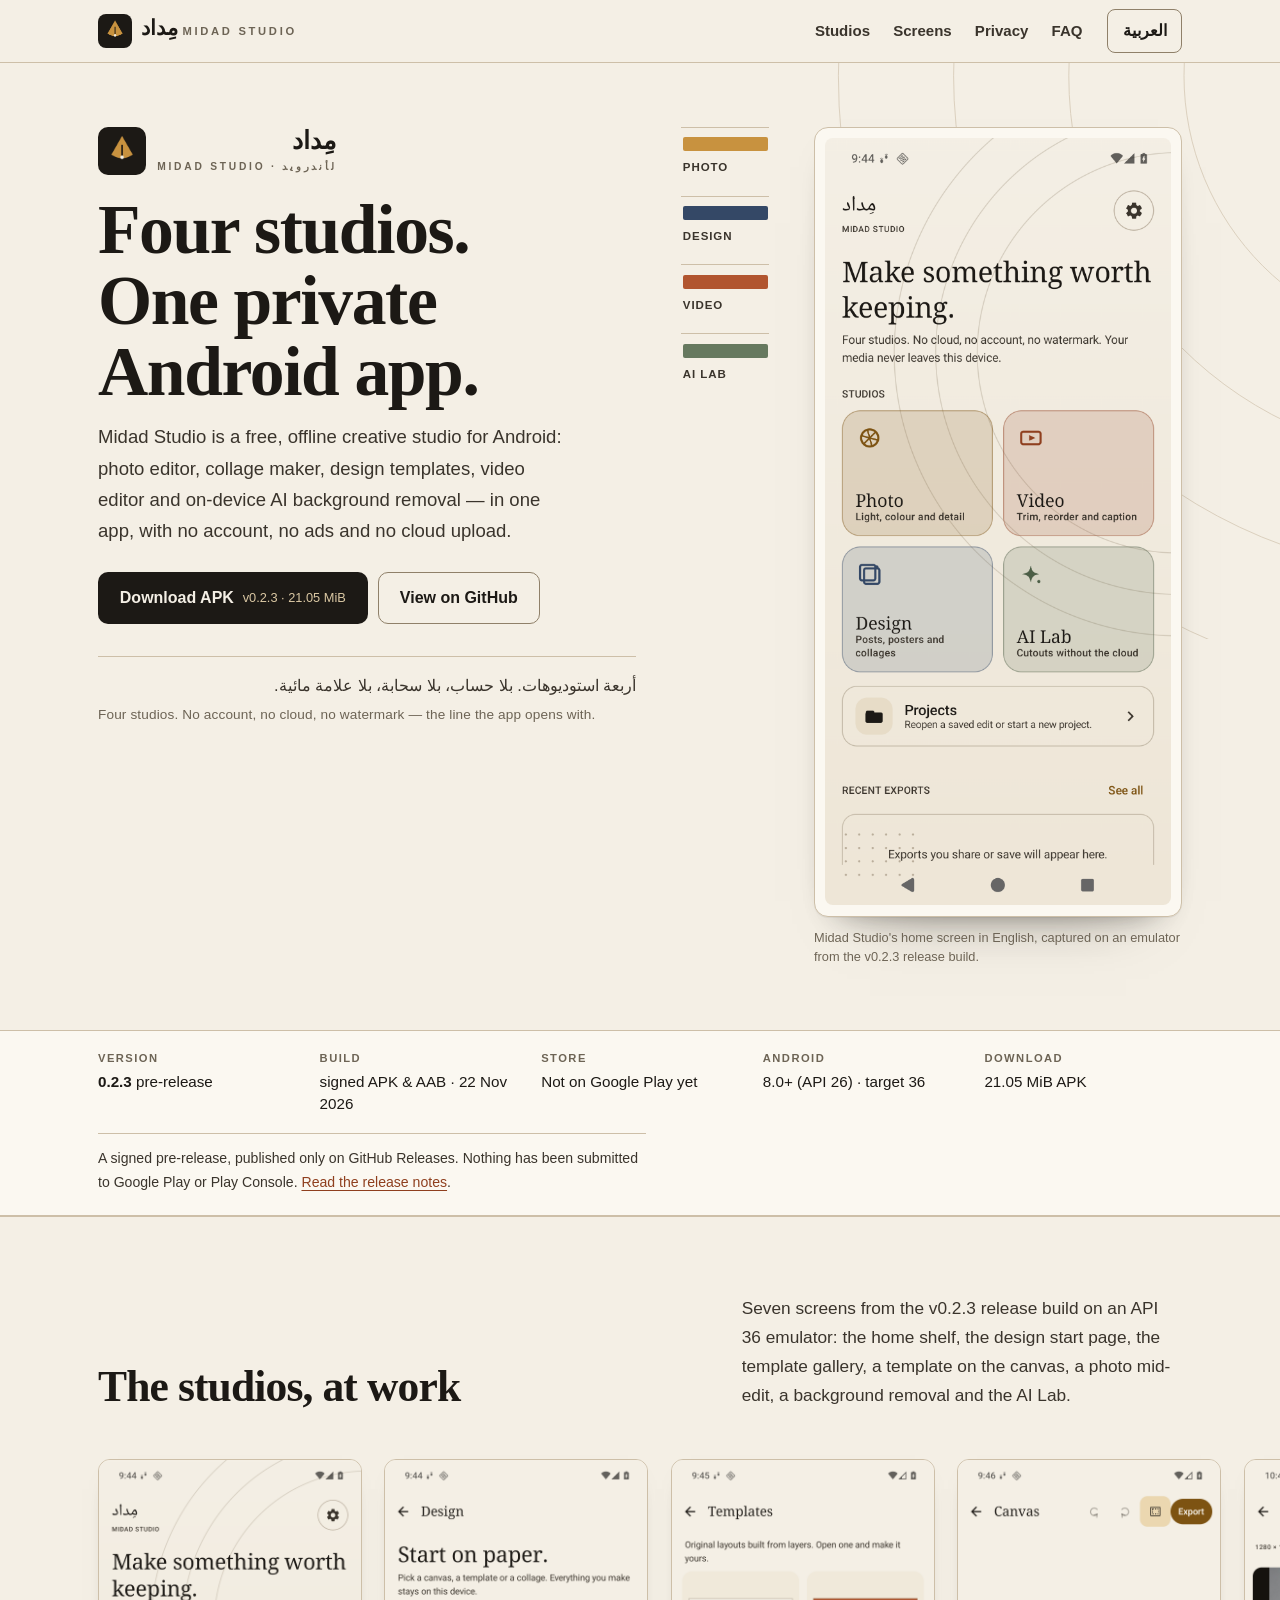
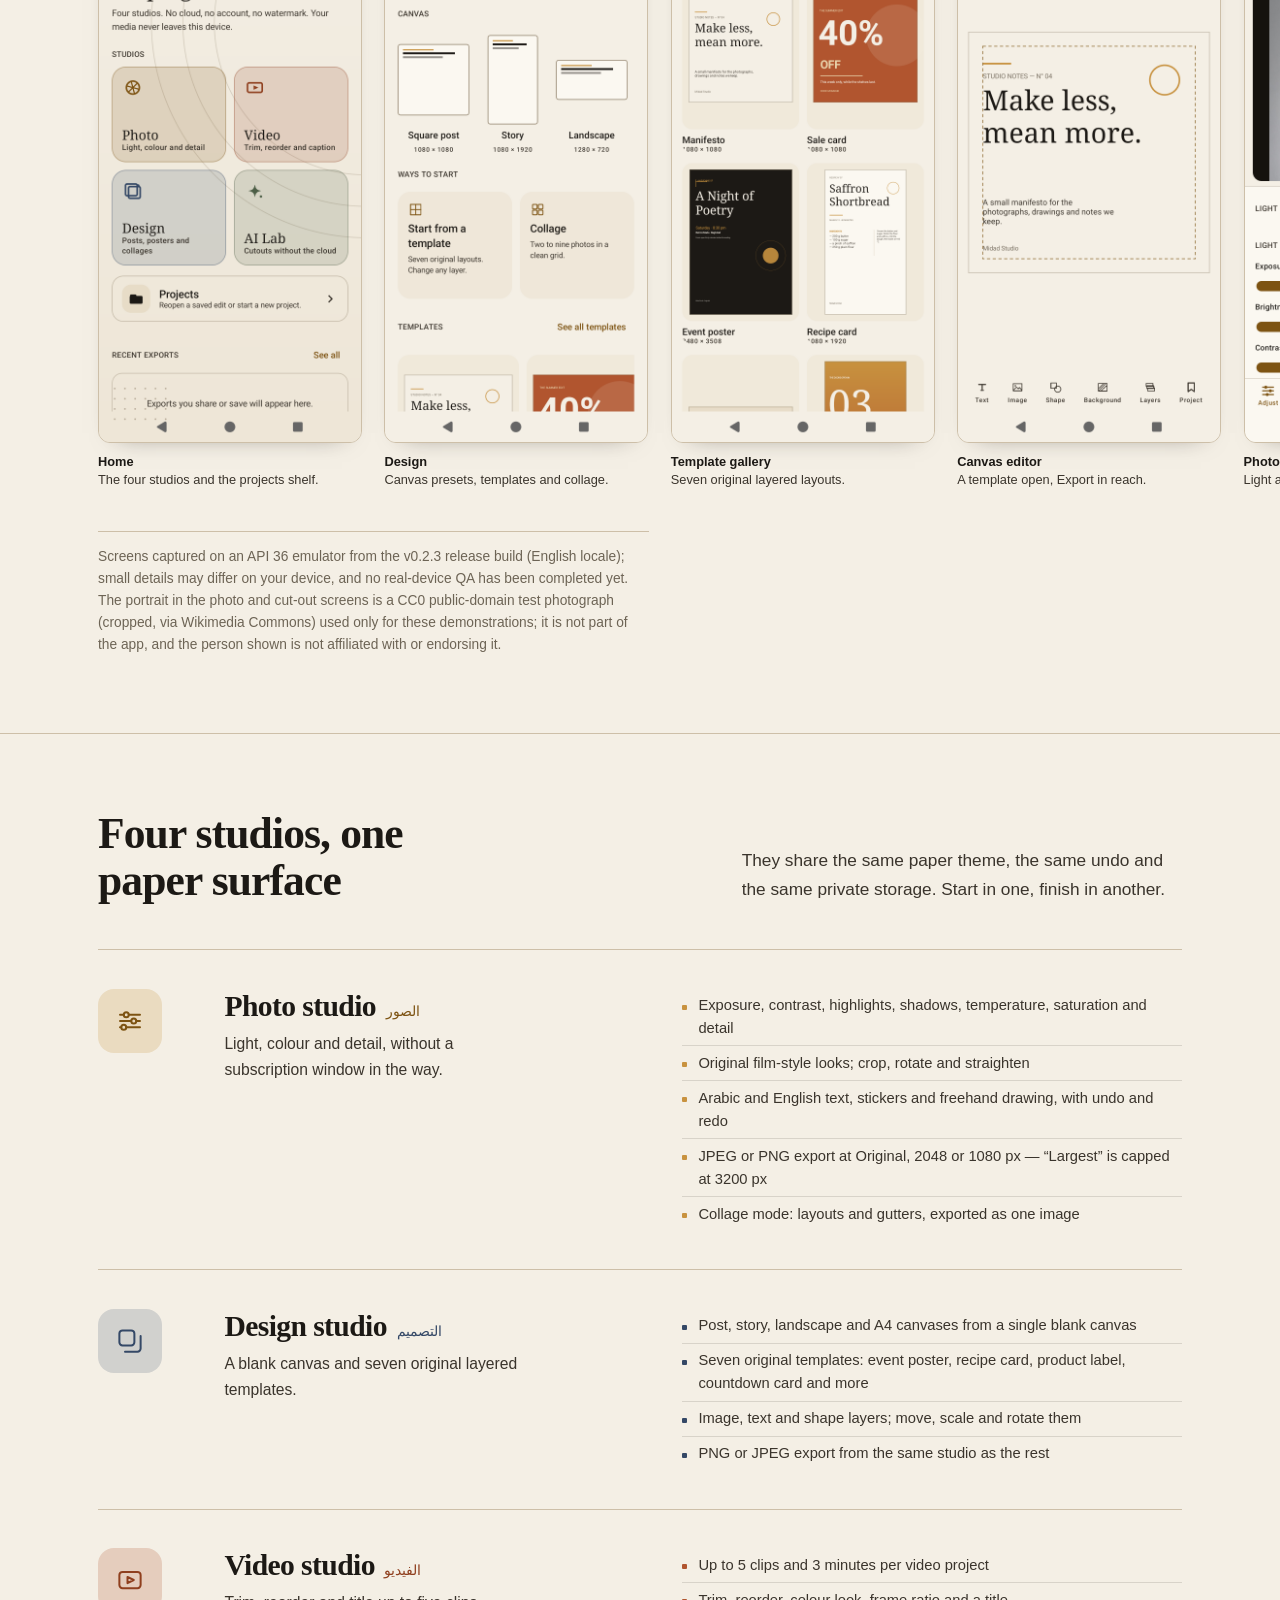
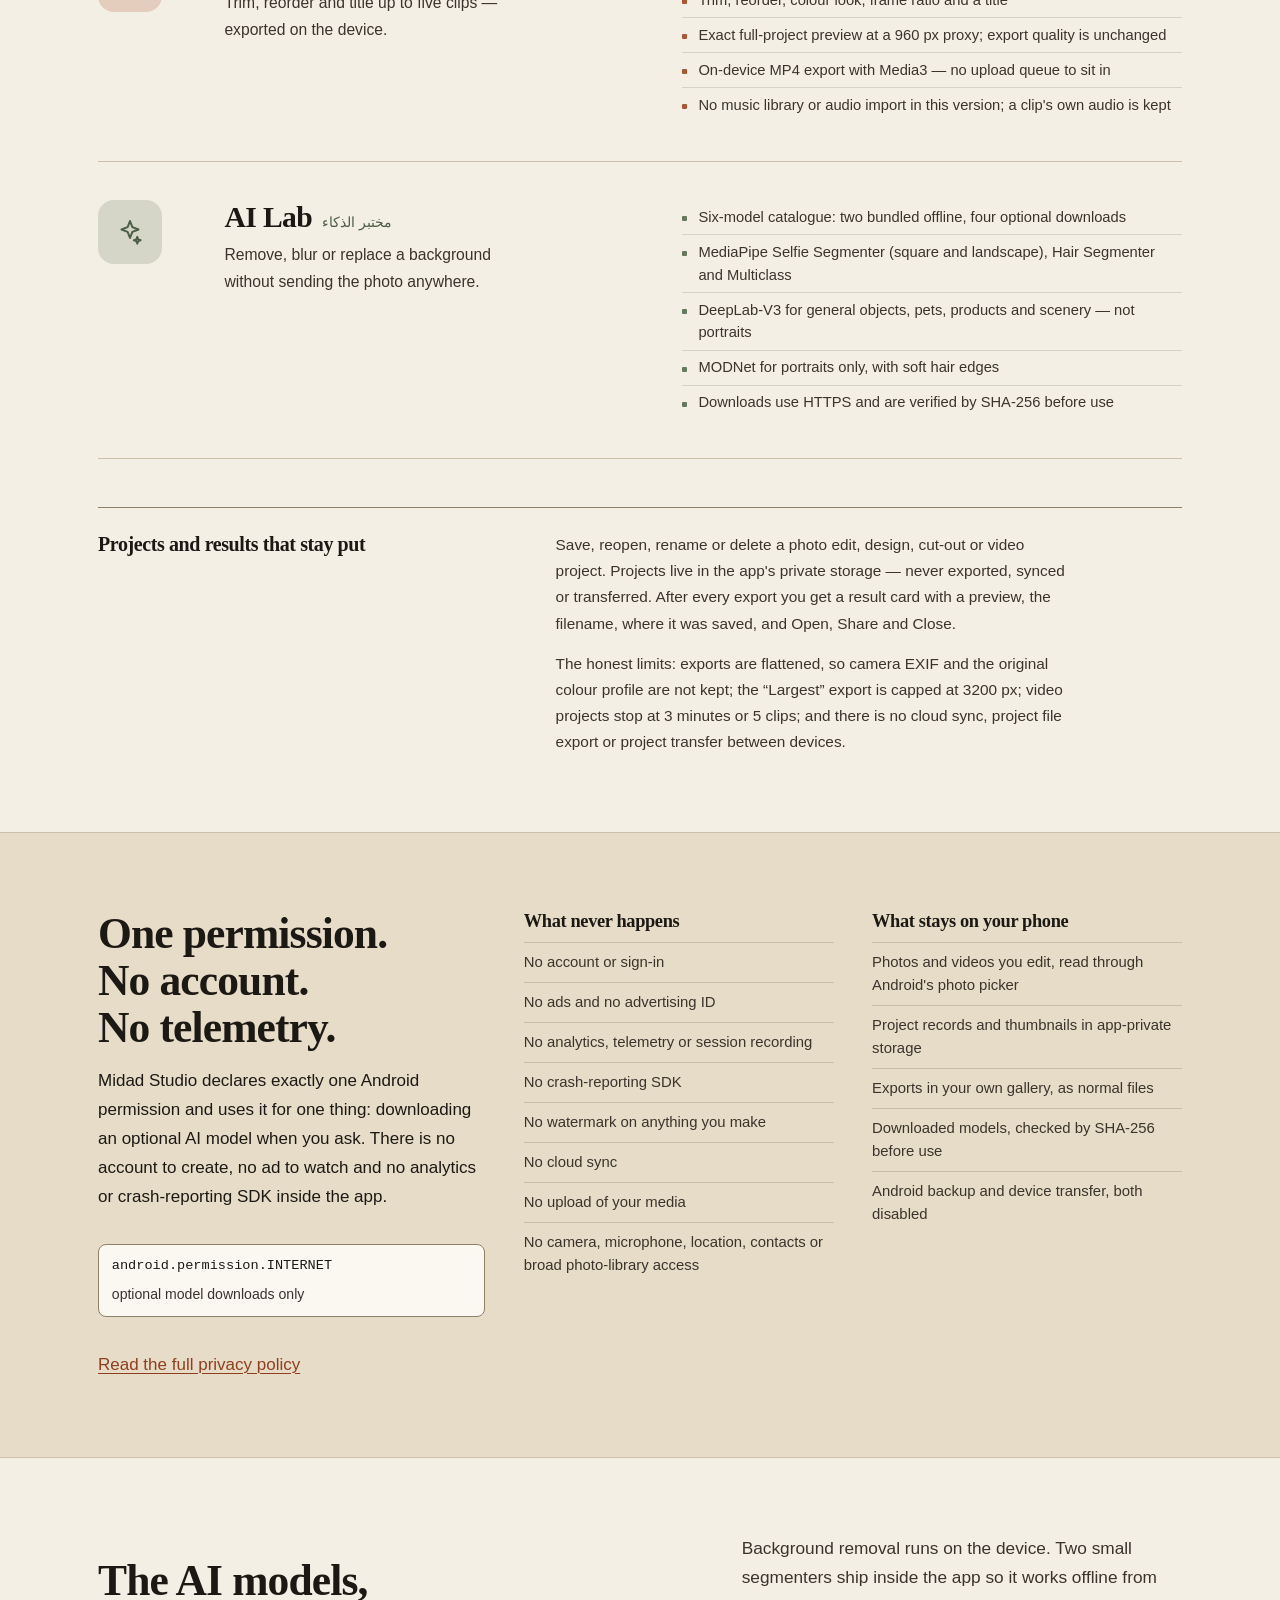
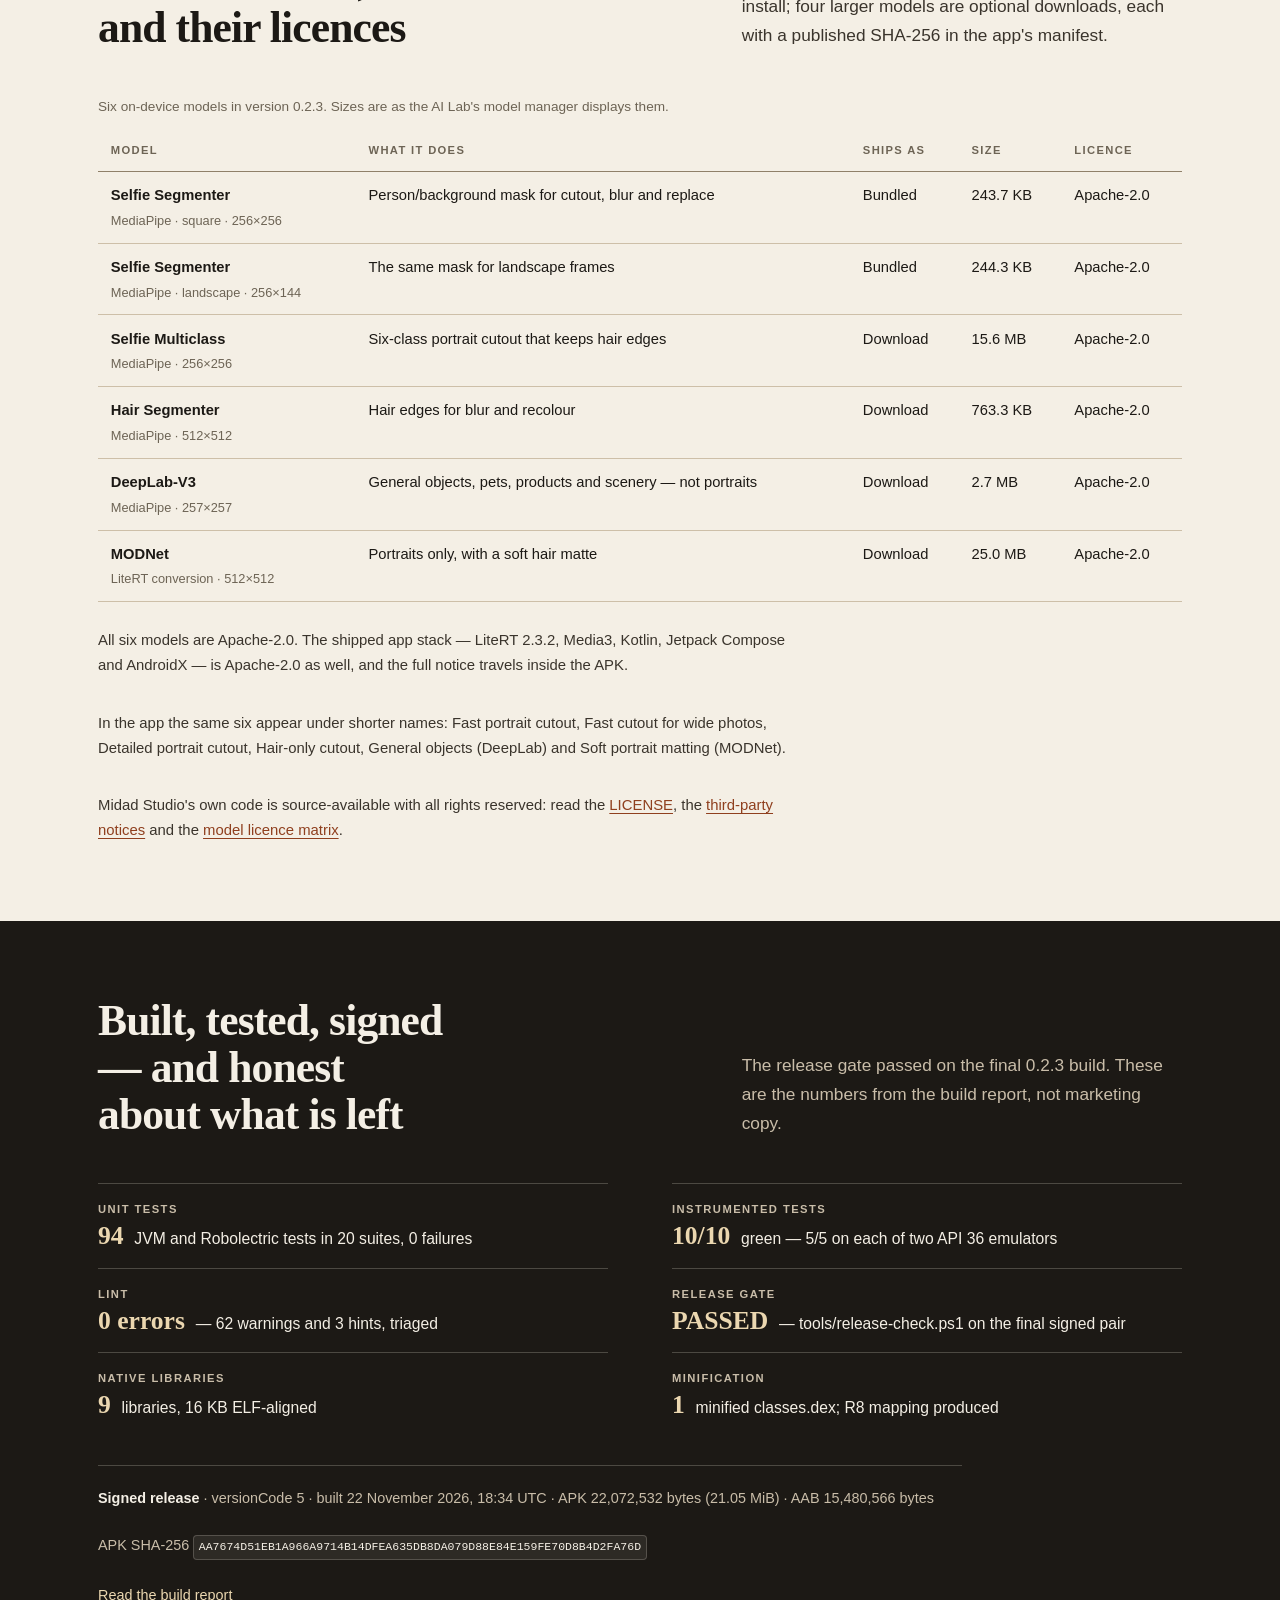
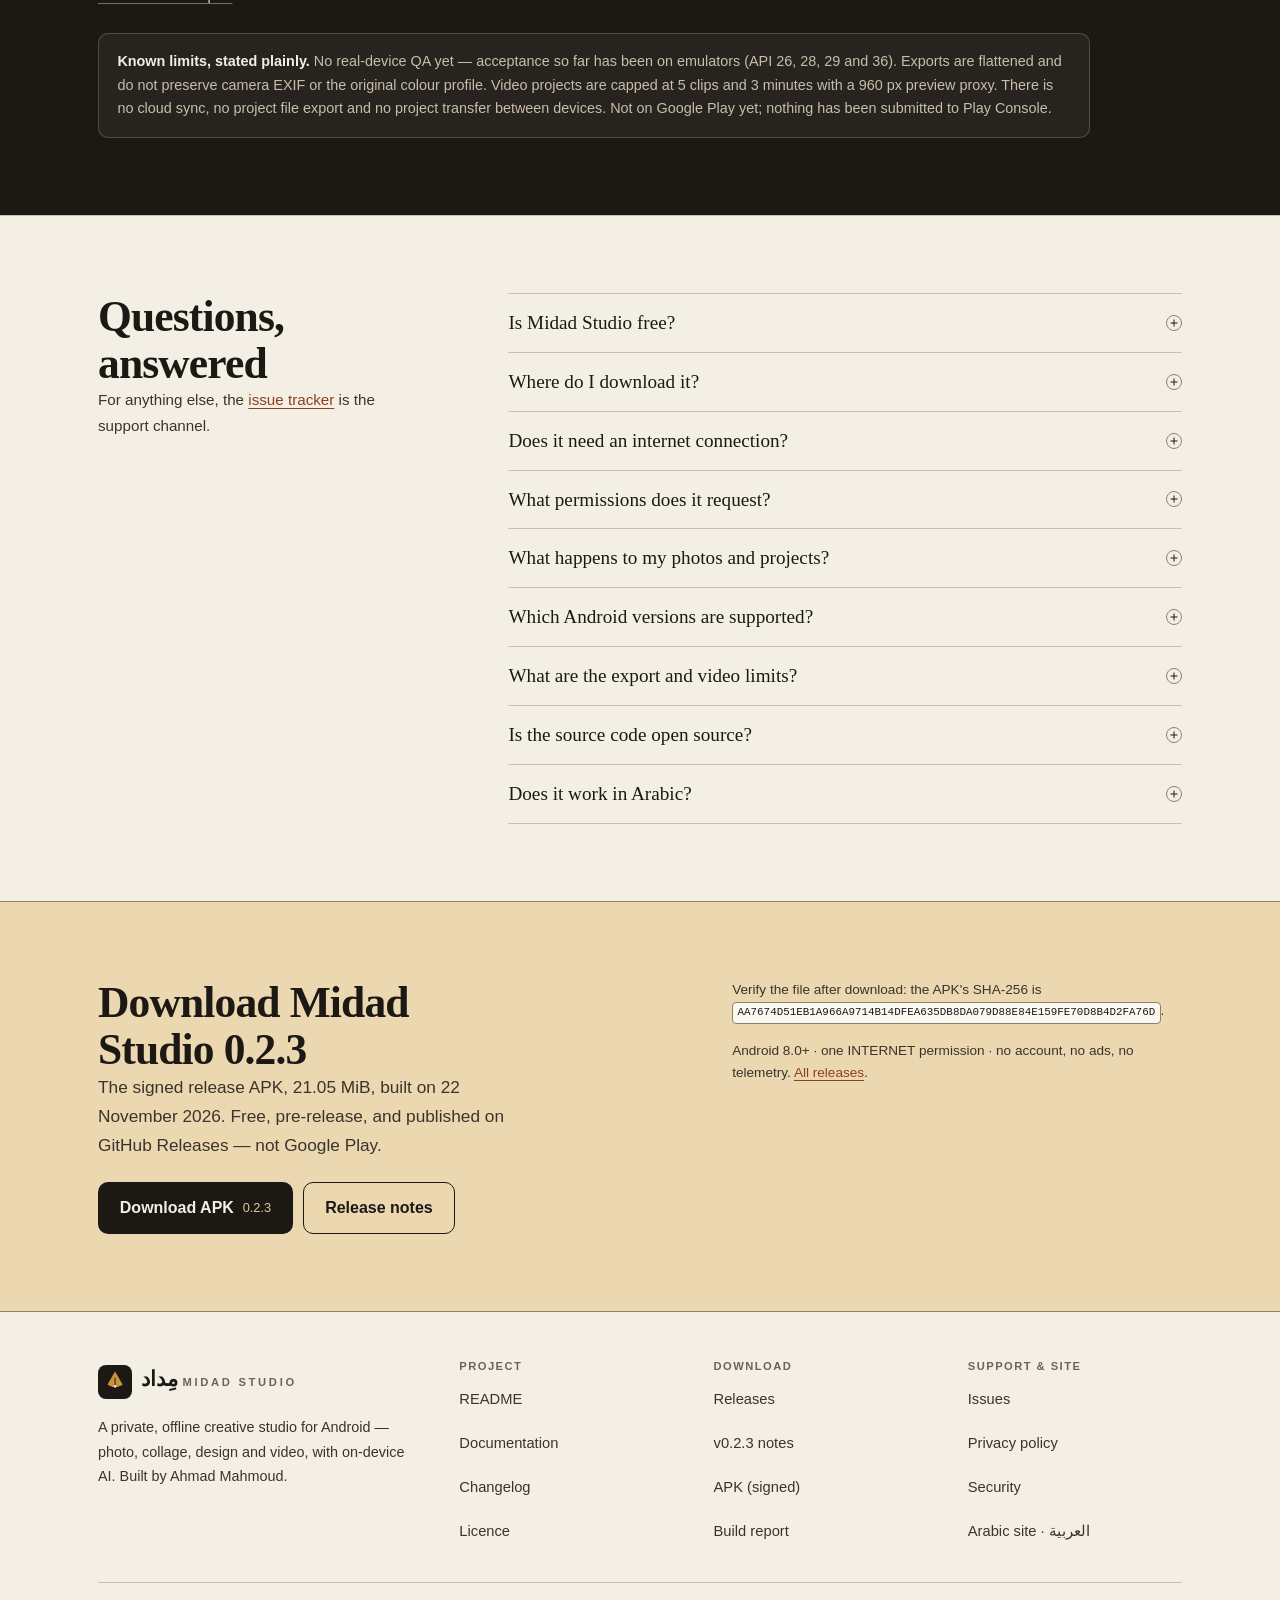
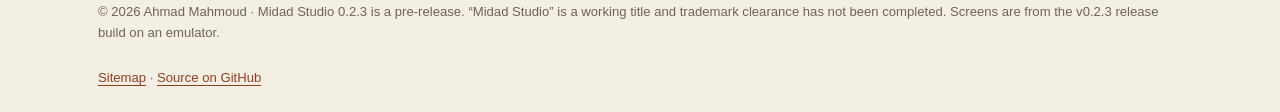
<file: docs/index.html>
<!DOCTYPE html>
<html lang="en" dir="ltr">
<head>
<meta charset="utf-8">
<meta name="viewport" content="width=device-width, initial-scale=1">
<meta name="color-scheme" content="light">
<title>Midad Studio — offline Android photo &amp; video editor</title>
<meta name="description" content="Private, offline Android studio: photo editor, collage maker, design templates, video editor and on-device AI background removal. Free, no ads.">
<meta name="robots" content="index, follow, max-image-preview:large">
<meta name="theme-color" content="#F4EFE5">
<link rel="canonical" href="https://ahmadmhmdsy.github.io/midad-studio/">
<link rel="alternate" hreflang="en" href="https://ahmadmhmdsy.github.io/midad-studio/">
<link rel="alternate" hreflang="ar" href="https://ahmadmhmdsy.github.io/midad-studio/ar/">
<link rel="alternate" hreflang="x-default" href="https://ahmadmhmdsy.github.io/midad-studio/">
<link rel="icon" href="favicon.ico" sizes="any">
<link rel="icon" href="favicon-32.png" type="image/png" sizes="32x32">
<link rel="apple-touch-icon" href="apple-touch-icon.png">
<link rel="manifest" href="manifest.webmanifest">
<link rel="stylesheet" href="assets/site.css">
<meta property="og:type" content="website">
<meta property="og:site_name" content="Midad Studio">
<meta property="og:title" content="Midad Studio — four studios, one private Android app">
<meta property="og:description" content="Photo editor, collage maker, design templates, video editor and on-device AI background removal — one free app that keeps your media on your phone.">
<meta property="og:url" content="https://ahmadmhmdsy.github.io/midad-studio/">
<meta property="og:image" content="https://ahmadmhmdsy.github.io/midad-studio/og-image.png">
<meta property="og:image:width" content="1200">
<meta property="og:image:height" content="630">
<meta property="og:image:alt" content="Midad Studio icon beside the headline: Four studios. One private app. Nothing leaves your phone.">
<meta property="og:locale" content="en_US">
<meta property="og:locale:alternate" content="ar_IQ">
<meta name="twitter:card" content="summary_large_image">
<meta name="twitter:title" content="Midad Studio — four studios, one private Android app">
<meta name="twitter:description" content="An offline Android photo, collage, design and video studio with on-device AI background removal. No account, no ads, no cloud upload.">
<meta name="twitter:image" content="https://ahmadmhmdsy.github.io/midad-studio/og-image.png">
<meta name="twitter:image:alt" content="Midad Studio icon beside the headline: Four studios. One private app. Nothing leaves your phone.">
<script type="application/ld+json">
{
  "@context": "https://schema.org",
  "@graph": [
    {
      "@type": "WebSite",
      "@id": "https://ahmadmhmdsy.github.io/midad-studio/#website",
      "url": "https://ahmadmhmdsy.github.io/midad-studio/",
      "name": "Midad Studio",
      "alternateName": "استوديو مِداد",
      "inLanguage": ["en", "ar"],
      "description": "The website of Midad Studio, a private, offline-first Android creative studio for photos, collage, design and video with on-device AI background removal.",
      "publisher": { "@id": "https://ahmadmhmdsy.github.io/midad-studio/#publisher" }
    },
    {
      "@type": "Organization",
      "@id": "https://ahmadmhmdsy.github.io/midad-studio/#publisher",
      "name": "Midad Studio",
      "url": "https://ahmadmhmdsy.github.io/midad-studio/",
      "founder": { "@type": "Person", "name": "Ahmad Mahmoud" },
      "sameAs": ["https://github.com/ahmadmhmdsy/midad-studio"]
    },
    {
      "@type": "SoftwareApplication",
      "@id": "https://ahmadmhmdsy.github.io/midad-studio/#app",
      "name": "Midad Studio",
      "alternateName": "استوديو مِداد",
      "description": "A private, offline-first Android creative studio: photo editor, collage maker, design studio with seven layered templates, video editor and on-device AI background removal. No account, no ads, no analytics, no cloud upload.",
      "applicationCategory": "MultimediaApplication",
      "applicationSubCategory": "Photo and video editor",
      "operatingSystem": "Android 8.0 or later",
      "softwareVersion": "0.2.3",
      "softwareRequirements": "Android 8.0 (API 26) or later; about 21 MiB of storage for the APK",
      "isAccessibleForFree": true,
      "inLanguage": ["en", "ar"],
      "downloadUrl": "https://github.com/ahmadmhmdsy/midad-studio/releases/latest/download/Midad-Studio-0.2.3-release.apk",
      "installUrl": "https://github.com/ahmadmhmdsy/midad-studio/releases/tag/v0.2.3",
      "offers": {
        "@type": "Offer",
        "price": "0",
        "priceCurrency": "USD",
        "availability": "https://schema.org/InStock"
      },
      "license": "https://github.com/ahmadmhmdsy/midad-studio/blob/main/LICENSE",
      "screenshot": [
        "https://ahmadmhmdsy.github.io/midad-studio/store/screenshots-v023/01-home.png",
        "https://ahmadmhmdsy.github.io/midad-studio/store/screenshots-v023/05-photo-adjust.png",
        "https://ahmadmhmdsy.github.io/midad-studio/store/screenshots-v023/06-ai-cutout.png"
      ],
      "author": { "@type": "Person", "name": "Ahmad Mahmoud", "url": "https://github.com/ahmadmhmdsy" },
      "publisher": { "@id": "https://ahmadmhmdsy.github.io/midad-studio/#publisher" },
      "sameAs": ["https://github.com/ahmadmhmdsy/midad-studio"]
    },
    {
      "@type": "FAQPage",
      "@id": "https://ahmadmhmdsy.github.io/midad-studio/#faq",
      "inLanguage": "en",
      "mainEntity": [
        {
          "@type": "Question",
          "name": "Is Midad Studio free?",
          "acceptedAnswer": { "@type": "Answer", "text": "Yes. Downloading and using Midad Studio 0.2.3 is free. There is no account, no ad and no watermark." }
        },
        {
          "@type": "Question",
          "name": "Where do I download it?",
          "acceptedAnswer": { "@type": "Answer", "text": "From GitHub Releases: the signed APK for v0.2.3. Midad Studio is not on Google Play yet — this is a pre-release sideload build, and nothing has been submitted to Play Console." }
        },
        {
          "@type": "Question",
          "name": "Does it need an internet connection?",
          "acceptedAnswer": { "@type": "Answer", "text": "No, not for editing. Every studio works offline. The only network request is an optional AI-model download that you start yourself; it uses HTTPS and the file is checked against a published SHA-256 before it is used." }
        },
        {
          "@type": "Question",
          "name": "What permissions does it request?",
          "acceptedAnswer": { "@type": "Answer", "text": "One: android.permission.INTERNET, used only for optional AI-model downloads. The app does not ask for camera, microphone, location, contacts or full photo-library access; media is chosen through Android's photo picker." }
        },
        {
          "@type": "Question",
          "name": "What happens to my photos and projects?",
          "acceptedAnswer": { "@type": "Answer", "text": "They stay on your phone. Editing runs on the device, projects are stored in app-private storage, and Android backup and device transfer are disabled. There is no cloud sync and nothing is uploaded to the developer." }
        },
        {
          "@type": "Question",
          "name": "Which Android versions are supported?",
          "acceptedAnswer": { "@type": "Answer", "text": "Android 8.0 (API 26) and newer. The 0.2.3 build targets Android 16 (API 36), is minified with R8 and ships baseline profiles." }
        },
        {
          "@type": "Question",
          "name": "What are the export and video limits?",
          "acceptedAnswer": { "@type": "Answer", "text": "Video projects are capped at 5 clips and 3 minutes, previewed at a 960 px proxy and exported as MP4 on the device. Photo and design exports are JPEG or PNG with the longest side at Original, 2048 or 1080 px — the Largest option is capped at 3200 px. Exports are flattened, so camera EXIF and the original colour profile are not preserved. There is no music library or audio import in this version." }
        },
        {
          "@type": "Question",
          "name": "Is the source code open source?",
          "acceptedAnswer": { "@type": "Answer", "text": "The source is public to read, but the licence is all rights reserved — source available, not an open-source licence. Third-party libraries and AI models keep their own licences, most of them Apache-2.0." }
        },
        {
          "@type": "Question",
          "name": "Does it work in Arabic?",
          "acceptedAnswer": { "@type": "Answer", "text": "Yes. Arabic is the app's primary language, with a full right-to-left interface; English is included too, and this website mirrors that in both directions." }
        }
      ]
    }
  ]
}
</script>
</head>
<body>
<a class="skip" href="#main">Skip to content</a>

<header class="masthead">
  <div class="masthead__inner">
    <a class="brand" href="./" aria-label="Midad Studio — home">
      <img src="store/icon-512.png" alt="" width="512" height="512" decoding="async">
      <span>
        <span class="brand__ar" lang="ar" dir="rtl">مِداد</span>
        <span class="brand__en">Midad Studio</span>
      </span>
    </a>
    <nav class="nav" aria-label="Primary">
      <ul>
        <li><a href="#studios">Studios</a></li>
        <li><a href="#screens">Screens</a></li>
        <li><a href="#privacy">Privacy</a></li>
        <li><a href="#faq">FAQ</a></li>
      </ul>
    </nav>
    <a class="lang" href="ar/" hreflang="ar" lang="ar" dir="rtl">العربية</a>
  </div>
</header>

<main id="main">

  <section class="hero" aria-labelledby="hero-title">
    <svg class="hero__arcs" viewBox="0 0 1600 900" aria-hidden="true" focusable="false">
      <g fill="none" stroke="currentColor" stroke-width="1.5">
        <circle cx="1520" cy="20" r="240"/>
        <circle cx="1520" cy="20" r="420"/>
        <circle cx="1520" cy="20" r="600"/>
        <circle cx="1520" cy="20" r="780"/>
        <circle cx="1520" cy="20" r="960"/>
      </g>
    </svg>
    <div class="wrap hero__inner">
      <div class="hero__copy">
        <div class="nameplate">
          <img src="store/icon-512.png" alt="" width="512" height="512" decoding="async">
          <span>
            <span class="nameplate__ar" lang="ar" dir="rtl">مِداد</span>
            <span class="nameplate__en">Midad Studio · لأندرويد</span>
          </span>
        </div>
        <h1 id="hero-title">Four studios. One private Android app.</h1>
        <p class="hero__lede">Midad Studio is a free, offline creative studio for Android: photo editor, collage maker, design templates, video editor and on-device AI background removal — in one app, with no account, no ads and no cloud upload.</p>
        <div class="hero__actions">
          <a class="btn btn--primary" href="https://github.com/ahmadmhmdsy/midad-studio/releases/latest/download/Midad-Studio-0.2.3-release.apk">
            <span>Download APK</span><span class="btn__meta">v0.2.3 · 21.05 MiB</span>
          </a>
          <a class="btn btn--ghost" href="https://github.com/ahmadmhmdsy/midad-studio">View on GitHub</a>
        </div>
        <div class="brandline">
          <p class="brandline__ar" lang="ar" dir="rtl">أربعة استوديوهات. بلا حساب، بلا سحابة، بلا علامة مائية.</p>
          <p class="brandline__en">Four studios. No account, no cloud, no watermark — the line the app opens with.</p>
        </div>
      </div>

      <nav class="rail" aria-label="Studio index">
        <a class="rail__link" href="#studio-photo" data-studio="photo" aria-label="Photo studio"><span class="rail__swatch" aria-hidden="true"></span>Photo</a>
        <a class="rail__link" href="#studio-design" data-studio="design" aria-label="Design studio"><span class="rail__swatch" aria-hidden="true"></span>Design</a>
        <a class="rail__link" href="#studio-video" data-studio="video" aria-label="Video studio"><span class="rail__swatch" aria-hidden="true"></span>Video</a>
        <a class="rail__link" href="#studio-ai" data-studio="ai" aria-label="AI Lab"><span class="rail__swatch" aria-hidden="true"></span>AI Lab</a>
      </nav>

      <figure class="plate">
        <div class="plate__frame">
          <img src="store/screenshots-v023/01-home.png" alt="The Midad Studio home screen: the wordmark above the line &quot;Make something worth keeping.&quot; and four tinted studio cards — Photo, Video, Design and AI Lab — with Projects and Recent exports below." width="1080" height="2400" fetchpriority="high" decoding="async">
        </div>
        <figcaption>Midad Studio's home screen in English, captured on an emulator from the v0.2.3 release build.</figcaption>
      </figure>
    </div>
  </section>

  <section class="status" aria-label="Release status">
    <div class="wrap status__inner">
      <dl class="status__grid">
        <div class="status__item"><dt>Version</dt><dd><strong>0.2.3</strong> pre-release</dd></div>
        <div class="status__item"><dt>Build</dt><dd>signed APK &amp; AAB · 22 Nov 2026</dd></div>
        <div class="status__item"><dt>Store</dt><dd>Not on Google Play yet</dd></div>
        <div class="status__item"><dt>Android</dt><dd>8.0+ (API 26) · target 36</dd></div>
        <div class="status__item"><dt>Download</dt><dd>21.05 MiB APK</dd></div>
      </dl>
      <p class="status__note">A signed pre-release, published only on GitHub Releases. Nothing has been submitted to Google Play or Play Console. <a href="https://github.com/ahmadmhmdsy/midad-studio/releases/tag/v0.2.3">Read the release notes</a>.</p>
    </div>
  </section>

  <section class="section section--line" id="screens" aria-labelledby="screens-title">
    <div class="wrap section__head">
      <h2 id="screens-title">The studios, at work</h2>
      <p class="section__lede">Seven screens from the v0.2.3 release build on an API 36 emulator: the home shelf, the design start page, the template gallery, a template on the canvas, a photo mid-edit, a background removal and the AI Lab.</p>
    </div>
    <div class="filmstrip" role="region" aria-label="Screenshots of Midad Studio" tabindex="0">
      <figure class="shot">
        <img src="store/screenshots-v023/01-home.png" alt="Home screen: the Midad Studio wordmark, the line Make something worth keeping, and four tinted studio cards — Photo, Video, Design and AI Lab — above a Projects card and Recent exports." width="1080" height="2400" loading="lazy" decoding="async">
        <figcaption><b>Home</b>The four studios and the projects shelf.</figcaption>
      </figure>
      <figure class="shot">
        <img src="store/screenshots-v023/02-design-start.png" alt="Design start screen with the heading Start on paper: Square post, Story and Landscape canvas presets, then Start from a template and Collage options, and a template shelf." width="1080" height="2400" loading="lazy" decoding="async">
        <figcaption><b>Design</b>Canvas presets, templates and collage.</figcaption>
      </figure>
      <figure class="shot">
        <img src="store/screenshots-v023/03-template-gallery.png" alt="Template gallery: seven original layered layouts shown as poster thumbnails, including Manifesto, a 40% off Sale card, an A Night of Poetry event poster and a Saffron Shortbread recipe card." width="1080" height="2400" loading="lazy" decoding="async">
        <figcaption><b>Template gallery</b>Seven original layered layouts.</figcaption>
      </figure>
      <figure class="shot">
        <img src="store/screenshots-v023/04-template-editor.png" alt="Canvas editor: the Manifesto template open with its text layer selected, undo and redo, an Export button and a toolbar for Text, Image, Shape, Background, Layers and Project." width="1080" height="2400" loading="lazy" decoding="async">
        <figcaption><b>Canvas editor</b>A template open, Export in reach.</figcaption>
      </figure>
      <figure class="shot">
        <img src="store/screenshots-v023/05-photo-adjust.png" alt="Photo editor: a portrait in a green polo shirt on a plain grey studio background, with the Light and Colour panel open, showing Exposure, Brightness and Contrast sliders above Adjust, Filters, Crop, Text, Stickers and Draw." width="1080" height="2400" loading="lazy" decoding="async">
        <figcaption><b>Photo studio</b>Light and colour sliders over a photo.</figcaption>
      </figure>
      <figure class="shot">
        <img src="store/screenshots-v023/06-ai-cutout.png" alt="Background removal: a portrait lifted out of its background onto a transparency checkerboard, with cut-out model choices and backdrop swatches for Transparent, Blur, Paper, Ink and White." width="1080" height="2400" loading="lazy" decoding="async">
        <figcaption><b>Background removal</b>A cut-out, checked on the device.</figcaption>
      </figure>
      <figure class="shot">
        <img src="store/screenshots-v023/07-ai-lab.png" alt="AI Lab: the line Cutouts, without the cloud, a Runs on this device badge, the Background removal and Model manager tools, and six models with two installed and their sizes." width="1080" height="2400" loading="lazy" decoding="async">
        <figcaption><b>AI Lab</b>Six models, two installed, all on the device.</figcaption>
      </figure>
    </div>
    <div class="wrap">
      <p class="note">Screens captured on an API 36 emulator from the v0.2.3 release build (English locale); small details may differ on your device, and no real-device QA has been completed yet. The portrait in the photo and cut-out screens is a CC0 public-domain test photograph (cropped, via Wikimedia Commons) used only for these demonstrations; it is not part of the app, and the person shown is not affiliated with or endorsing it.</p>
    </div>
  </section>

  <section class="section section--line" id="studios" aria-labelledby="studios-title">
    <div class="wrap">
      <div class="section__head">
        <h2 id="studios-title">Four studios, one paper surface</h2>
        <p class="section__lede">They share the same paper theme, the same undo and the same private storage. Start in one, finish in another.</p>
      </div>

      <ol class="studios">
        <li class="studio studio--photo" id="studio-photo">
          <div class="studio__mark" aria-hidden="true">
            <svg viewBox="0 0 24 24" fill="none" stroke="currentColor" stroke-width="1.6" stroke-linecap="round" focusable="false">
              <path d="M4 7h3M11 7h9"/><circle cx="9" cy="7" r="2"/>
              <path d="M4 12h9M17 12h3"/><circle cx="15" cy="12" r="2"/>
              <path d="M4 17h1M9 17h11"/><circle cx="7" cy="17" r="2"/>
            </svg>
          </div>
          <div class="studio__head">
            <h3 class="studio__name">Photo studio <span class="studio__ar" lang="ar" dir="rtl">الصور</span></h3>
            <p class="studio__claim">Light, colour and detail, without a subscription window in the way.</p>
          </div>
          <ul class="studio__list">
            <li>Exposure, contrast, highlights, shadows, temperature, saturation and detail</li>
            <li>Original film-style looks; crop, rotate and straighten</li>
            <li>Arabic and English text, stickers and freehand drawing, with undo and redo</li>
            <li>JPEG or PNG export at Original, 2048 or 1080 px — “Largest” is capped at 3200 px</li>
            <li>Collage mode: layouts and gutters, exported as one image</li>
          </ul>
        </li>
        <li class="studio studio--design" id="studio-design">
          <div class="studio__mark" aria-hidden="true">
            <svg viewBox="0 0 24 24" fill="none" stroke="currentColor" stroke-width="1.6" stroke-linecap="round" stroke-linejoin="round" focusable="false">
              <rect x="3.5" y="3.5" width="12" height="12" rx="2.5"/>
              <path d="M8 20.5h10a2.5 2.5 0 0 0 2.5-2.5V8"/>
            </svg>
          </div>
          <div class="studio__head">
            <h3 class="studio__name">Design studio <span class="studio__ar" lang="ar" dir="rtl">التصميم</span></h3>
            <p class="studio__claim">A blank canvas and seven original layered templates.</p>
          </div>
          <ul class="studio__list">
            <li>Post, story, landscape and A4 canvases from a single blank canvas</li>
            <li>Seven original templates: event poster, recipe card, product label, countdown card and more</li>
            <li>Image, text and shape layers; move, scale and rotate them</li>
            <li>PNG or JPEG export from the same studio as the rest</li>
          </ul>
        </li>
        <li class="studio studio--video" id="studio-video">
          <div class="studio__mark" aria-hidden="true">
            <svg viewBox="0 0 24 24" fill="none" stroke="currentColor" stroke-width="1.6" stroke-linecap="round" stroke-linejoin="round" focusable="false">
              <rect x="3.5" y="5.5" width="17" height="13" rx="2.5"/>
              <path d="M10 9.5l5 2.5-5 2.5z"/>
            </svg>
          </div>
          <div class="studio__head">
            <h3 class="studio__name">Video studio <span class="studio__ar" lang="ar" dir="rtl">الفيديو</span></h3>
            <p class="studio__claim">Trim, reorder and title up to five clips — exported on the device.</p>
          </div>
          <ul class="studio__list">
            <li>Up to 5 clips and 3 minutes per video project</li>
            <li>Trim, reorder, colour look, frame ratio and a title</li>
            <li>Exact full-project preview at a 960 px proxy; export quality is unchanged</li>
            <li>On-device MP4 export with Media3 — no upload queue to sit in</li>
            <li>No music library or audio import in this version; a clip's own audio is kept</li>
          </ul>
        </li>
        <li class="studio studio--ai" id="studio-ai">
          <div class="studio__mark" aria-hidden="true">
            <svg viewBox="0 0 24 24" fill="none" stroke="currentColor" stroke-width="1.6" stroke-linecap="round" stroke-linejoin="round" focusable="false">
              <path d="M12 3.2l1.9 4.9 4.9 1.9-4.9 1.9L12 16.8l-1.9-4.9L5.2 10l4.9-1.9z"/>
              <path d="M17.8 15.9l.75 1.95 1.95.75-1.95.75-.75 1.95-.75-1.95-1.95-.75 1.95-.75z"/>
            </svg>
          </div>
          <div class="studio__head">
            <h3 class="studio__name">AI Lab <span class="studio__ar" lang="ar" dir="rtl">مختبر الذكاء</span></h3>
            <p class="studio__claim">Remove, blur or replace a background without sending the photo anywhere.</p>
          </div>
          <ul class="studio__list">
            <li>Six-model catalogue: two bundled offline, four optional downloads</li>
            <li>MediaPipe Selfie Segmenter (square and landscape), Hair Segmenter and Multiclass</li>
            <li>DeepLab-V3 for general objects, pets, products and scenery — not portraits</li>
            <li>MODNet for portraits only, with soft hair edges</li>
            <li>Downloads use HTTPS and are verified by SHA-256 before use</li>
          </ul>
        </li>
      </ol>

      <div class="projects">
        <h3>Projects and results that stay put</h3>
        <p>Save, reopen, rename or delete a photo edit, design, cut-out or video project. Projects live in the app's private storage — never exported, synced or transferred. After every export you get a result card with a preview, the filename, where it was saved, and Open, Share and Close.</p>
        <p class="projects__limits">The honest limits: exports are flattened, so camera EXIF and the original colour profile are not kept; the “Largest” export is capped at 3200 px; video projects stop at 3 minutes or 5 clips; and there is no cloud sync, project file export or project transfer between devices.</p>
      </div>
    </div>
  </section>

  <section class="section section--privacy" id="privacy" aria-labelledby="privacy-title">
    <div class="wrap privacy__grid">
      <div class="privacy__intro">
        <h2 id="privacy-title">One permission. No account. No telemetry.</h2>
        <p>Midad Studio declares exactly one Android permission and uses it for one thing: downloading an optional AI model when you ask. There is no account to create, no ad to watch and no analytics or crash-reporting SDK inside the app.</p>
        <p class="perm"><code>android.permission.INTERNET</code> <span>optional model downloads only</span></p>
        <p><a href="privacy/">Read the full privacy policy</a></p>
      </div>
      <div class="privacy__col">
        <h3>What never happens</h3>
        <ul>
          <li>No account or sign-in</li>
          <li>No ads and no advertising ID</li>
          <li>No analytics, telemetry or session recording</li>
          <li>No crash-reporting SDK</li>
          <li>No watermark on anything you make</li>
          <li>No cloud sync</li>
          <li>No upload of your media</li>
          <li>No camera, microphone, location, contacts or broad photo-library access</li>
        </ul>
      </div>
      <div class="privacy__col">
        <h3>What stays on your phone</h3>
        <ul>
          <li>Photos and videos you edit, read through Android's photo picker</li>
          <li>Project records and thumbnails in app-private storage</li>
          <li>Exports in your own gallery, as normal files</li>
          <li>Downloaded models, checked by SHA-256 before use</li>
          <li>Android backup and device transfer, both disabled</li>
        </ul>
      </div>
    </div>
  </section>

  <section class="section section--line" id="models" aria-labelledby="models-title">
    <div class="wrap">
      <div class="section__head">
        <h2 id="models-title">The AI models, and their licences</h2>
        <p class="section__lede">Background removal runs on the device. Two small segmenters ship inside the app so it works offline from install; four larger models are optional downloads, each with a published SHA-256 in the app's manifest.</p>
      </div>
      <div class="table-scroll" role="region" aria-label="AI model catalogue" tabindex="0">
        <table class="models">
          <caption>Six on-device models in version 0.2.3. Sizes are as the AI Lab's model manager displays them.</caption>
          <thead>
            <tr>
              <th scope="col">Model</th>
              <th scope="col">What it does</th>
              <th scope="col">Ships as</th>
              <th scope="col">Size</th>
              <th scope="col">Licence</th>
            </tr>
          </thead>
          <tbody>
            <tr>
              <th scope="row">Selfie Segmenter <small>MediaPipe · square · 256×256</small></th>
              <td>Person/background mask for cutout, blur and replace</td>
              <td>Bundled</td>
              <td class="num">243.7 KB</td>
              <td class="lic">Apache-2.0</td>
            </tr>
            <tr>
              <th scope="row">Selfie Segmenter <small>MediaPipe · landscape · 256×144</small></th>
              <td>The same mask for landscape frames</td>
              <td>Bundled</td>
              <td class="num">244.3 KB</td>
              <td class="lic">Apache-2.0</td>
            </tr>
            <tr>
              <th scope="row">Selfie Multiclass <small>MediaPipe · 256×256</small></th>
              <td>Six-class portrait cutout that keeps hair edges</td>
              <td>Download</td>
              <td class="num">15.6 MB</td>
              <td class="lic">Apache-2.0</td>
            </tr>
            <tr>
              <th scope="row">Hair Segmenter <small>MediaPipe · 512×512</small></th>
              <td>Hair edges for blur and recolour</td>
              <td>Download</td>
              <td class="num">763.3 KB</td>
              <td class="lic">Apache-2.0</td>
            </tr>
            <tr>
              <th scope="row">DeepLab-V3 <small>MediaPipe · 257×257</small></th>
              <td>General objects, pets, products and scenery — not portraits</td>
              <td>Download</td>
              <td class="num">2.7 MB</td>
              <td class="lic">Apache-2.0</td>
            </tr>
            <tr>
              <th scope="row">MODNet <small>LiteRT conversion · 512×512</small></th>
              <td>Portraits only, with a soft hair matte</td>
              <td>Download</td>
              <td class="num">25.0 MB</td>
              <td class="lic">Apache-2.0</td>
            </tr>
          </tbody>
        </table>
      </div>
      <div class="models__notes">
        <p>All six models are Apache-2.0. The shipped app stack — LiteRT 2.3.2, Media3, Kotlin, Jetpack Compose and AndroidX — is Apache-2.0 as well, and the full notice travels inside the APK.</p>
        <p>In the app the same six appear under shorter names: Fast portrait cutout, Fast cutout for wide photos, Detailed portrait cutout, Hair-only cutout, General objects (DeepLab) and Soft portrait matting (MODNet).</p>
        <p>Midad Studio's own code is source-available with all rights reserved: read the <a href="https://github.com/ahmadmhmdsy/midad-studio/blob/main/LICENSE">LICENSE</a>, the <a href="https://github.com/ahmadmhmdsy/midad-studio/blob/main/THIRD_PARTY_NOTICES.md">third-party notices</a> and the <a href="https://github.com/ahmadmhmdsy/midad-studio/blob/main/docs/product/MODEL_LICENSES.md">model licence matrix</a>.</p>
      </div>
    </div>
  </section>

  <section class="section section--evidence" id="evidence" aria-labelledby="evidence-title">
    <div class="wrap">
      <div class="section__head">
        <h2 id="evidence-title">Built, tested, signed — and honest about what is left</h2>
        <p class="section__lede">The release gate passed on the final 0.2.3 build. These are the numbers from the build report, not marketing copy.</p>
      </div>
      <dl class="evidence">
        <div class="evidence__item"><dt>Unit tests</dt><dd><strong>94</strong> JVM and Robolectric tests in 20 suites, 0 failures</dd></div>
        <div class="evidence__item"><dt>Instrumented tests</dt><dd><strong>10/10</strong> green — 5/5 on each of two API 36 emulators</dd></div>
        <div class="evidence__item"><dt>Lint</dt><dd><strong>0 errors</strong> — 62 warnings and 3 hints, triaged</dd></div>
        <div class="evidence__item"><dt>Release gate</dt><dd><strong>PASSED</strong> — tools/release-check.ps1 on the final signed pair</dd></div>
        <div class="evidence__item"><dt>Native libraries</dt><dd><strong>9</strong> libraries, 16 KB ELF-aligned</dd></div>
        <div class="evidence__item"><dt>Minification</dt><dd><strong>1</strong> minified classes.dex; R8 mapping produced</dd></div>
      </dl>
      <div class="release">
        <p><b>Signed release</b> · versionCode 5 · built 22 November 2026, 18:34 UTC · APK 22,072,532 bytes (21.05 MiB) · AAB 15,480,566 bytes</p>
        <p>APK SHA-256 <code>AA7674D51EB1A966A9714B14DFEA635DB8DA079D88E84E159FE70D8B4D2FA76D</code></p>
        <p><a href="https://github.com/ahmadmhmdsy/midad-studio/blob/main/docs/qa/BUILD_REPORT.md">Read the build report</a></p>
      </div>
      <p class="limits"><b>Known limits, stated plainly.</b> No real-device QA yet — acceptance so far has been on emulators (API 26, 28, 29 and 36). Exports are flattened and do not preserve camera EXIF or the original colour profile. Video projects are capped at 5 clips and 3 minutes with a 960 px preview proxy. There is no cloud sync, no project file export and no project transfer between devices. Not on Google Play yet; nothing has been submitted to Play Console.</p>
    </div>
  </section>

  <section class="section section--line" id="faq" aria-labelledby="faq-title">
    <div class="wrap faq">
      <div class="faq__intro">
        <h2 id="faq-title">Questions, answered</h2>
        <p>For anything else, the <a href="https://github.com/ahmadmhmdsy/midad-studio/issues">issue tracker</a> is the support channel.</p>
      </div>
      <div class="faq__list">
        <details>
          <summary>Is Midad Studio free?<span class="faq__mark" aria-hidden="true"></span></summary>
          <p class="faq__answer">Yes. Downloading and using Midad Studio 0.2.3 is free. There is no account, no ad and no watermark.</p>
        </details>
        <details>
          <summary>Where do I download it?<span class="faq__mark" aria-hidden="true"></span></summary>
          <p class="faq__answer">From GitHub Releases: the signed APK for v0.2.3. Midad Studio is not on Google Play yet — this is a pre-release sideload build, and nothing has been submitted to Play Console.</p>
        </details>
        <details>
          <summary>Does it need an internet connection?<span class="faq__mark" aria-hidden="true"></span></summary>
          <p class="faq__answer">No, not for editing. Every studio works offline. The only network request is an optional AI-model download that you start yourself; it uses HTTPS and the file is checked against a published SHA-256 before it is used.</p>
        </details>
        <details>
          <summary>What permissions does it request?<span class="faq__mark" aria-hidden="true"></span></summary>
          <p class="faq__answer">One: android.permission.INTERNET, used only for optional AI-model downloads. The app does not ask for camera, microphone, location, contacts or full photo-library access; media is chosen through Android's photo picker.</p>
        </details>
        <details>
          <summary>What happens to my photos and projects?<span class="faq__mark" aria-hidden="true"></span></summary>
          <p class="faq__answer">They stay on your phone. Editing runs on the device, projects are stored in app-private storage, and Android backup and device transfer are disabled. There is no cloud sync and nothing is uploaded to the developer.</p>
        </details>
        <details>
          <summary>Which Android versions are supported?<span class="faq__mark" aria-hidden="true"></span></summary>
          <p class="faq__answer">Android 8.0 (API 26) and newer. The 0.2.3 build targets Android 16 (API 36), is minified with R8 and ships baseline profiles.</p>
        </details>
        <details>
          <summary>What are the export and video limits?<span class="faq__mark" aria-hidden="true"></span></summary>
          <p class="faq__answer">Video projects are capped at 5 clips and 3 minutes, previewed at a 960 px proxy and exported as MP4 on the device. Photo and design exports are JPEG or PNG with the longest side at Original, 2048 or 1080 px — the <q>Largest</q> option is capped at 3200 px. Exports are flattened, so camera EXIF and the original colour profile are not preserved. There is no music library or audio import in this version.</p>
        </details>
        <details>
          <summary>Is the source code open source?<span class="faq__mark" aria-hidden="true"></span></summary>
          <p class="faq__answer">The source is public to read, but the licence is all rights reserved — source available, not an open-source licence. Third-party libraries and AI models keep their own licences, most of them Apache-2.0.</p>
        </details>
        <details>
          <summary>Does it work in Arabic?<span class="faq__mark" aria-hidden="true"></span></summary>
          <p class="faq__answer">Yes. Arabic is the app's primary language, with a full right-to-left interface; English is included too, and this website mirrors that in both directions.</p>
        </details>
      </div>
    </div>
  </section>

  <section class="section section--download" id="download" aria-labelledby="download-title">
    <div class="wrap download__grid">
      <div>
        <h2 id="download-title">Download Midad Studio 0.2.3</h2>
        <p class="section__lede">The signed release APK, 21.05 MiB, built on 22 November 2026. Free, pre-release, and published on GitHub Releases — not Google Play.</p>
        <div class="hero__actions download__actions">
          <a class="btn btn--primary" href="https://github.com/ahmadmhmdsy/midad-studio/releases/latest/download/Midad-Studio-0.2.3-release.apk">
            <span>Download APK</span><span class="btn__meta">0.2.3</span>
          </a>
          <a class="btn btn--ghost" href="https://github.com/ahmadmhmdsy/midad-studio/releases/tag/v0.2.3">Release notes</a>
        </div>
      </div>
      <div class="download__meta">
        <p>Verify the file after download: the APK's SHA-256 is <code>AA7674D51EB1A966A9714B14DFEA635DB8DA079D88E84E159FE70D8B4D2FA76D</code>.</p>
        <p>Android 8.0+ · one INTERNET permission · no account, no ads, no telemetry. <a href="https://github.com/ahmadmhmdsy/midad-studio/releases">All releases</a>.</p>
      </div>
    </div>
  </section>

</main>

<footer class="footer">
  <div class="wrap footer__inner">
    <div class="footer__grid">
      <div class="footer__brand">
        <a class="brand" href="./" aria-label="Midad Studio — home">
          <img src="store/icon-512.png" alt="" width="512" height="512" decoding="async" loading="lazy">
          <span>
            <span class="brand__ar" lang="ar" dir="rtl">مِداد</span>
            <span class="brand__en">Midad Studio</span>
          </span>
        </a>
        <p>A private, offline creative studio for Android — photo, collage, design and video, with on-device AI. Built by Ahmad Mahmoud.</p>
      </div>
      <div>
        <h2 class="footer__heading">Project</h2>
        <ul>
          <li><a href="https://github.com/ahmadmhmdsy/midad-studio/blob/main/README.md">README</a></li>
          <li><a href="https://github.com/ahmadmhmdsy/midad-studio/blob/main/docs/README.md">Documentation</a></li>
          <li><a href="https://github.com/ahmadmhmdsy/midad-studio/blob/main/CHANGELOG.md">Changelog</a></li>
          <li><a href="https://github.com/ahmadmhmdsy/midad-studio/blob/main/LICENSE">Licence</a></li>
        </ul>
      </div>
      <div>
        <h2 class="footer__heading">Download</h2>
        <ul>
          <li><a href="https://github.com/ahmadmhmdsy/midad-studio/releases">Releases</a></li>
          <li><a href="https://github.com/ahmadmhmdsy/midad-studio/releases/tag/v0.2.3">v0.2.3 notes</a></li>
          <li><a href="https://github.com/ahmadmhmdsy/midad-studio/releases/latest/download/Midad-Studio-0.2.3-release.apk">APK (signed)</a></li>
          <li><a href="https://github.com/ahmadmhmdsy/midad-studio/blob/main/docs/qa/BUILD_REPORT.md">Build report</a></li>
        </ul>
      </div>
      <div>
        <h2 class="footer__heading">Support &amp; site</h2>
        <ul>
          <li><a href="https://github.com/ahmadmhmdsy/midad-studio/issues">Issues</a></li>
          <li><a href="privacy/">Privacy policy</a></li>
          <li><a href="https://github.com/ahmadmhmdsy/midad-studio/blob/main/SECURITY.md">Security</a></li>
          <li><a href="ar/" hreflang="ar" lang="ar" dir="rtl">العربية · Arabic site</a></li>
        </ul>
      </div>
    </div>
    <div class="footer__bottom">
      <p>© 2026 Ahmad Mahmoud · Midad Studio 0.2.3 is a pre-release. “Midad Studio” is a working title and trademark clearance has not been completed. Screens are from the v0.2.3 release build on an emulator.</p>
      <p><a href="sitemap.xml">Sitemap</a> · <a href="https://github.com/ahmadmhmdsy/midad-studio">Source on GitHub</a></p>
    </div>
  </div>
</footer>

</body>
</html>
</file>
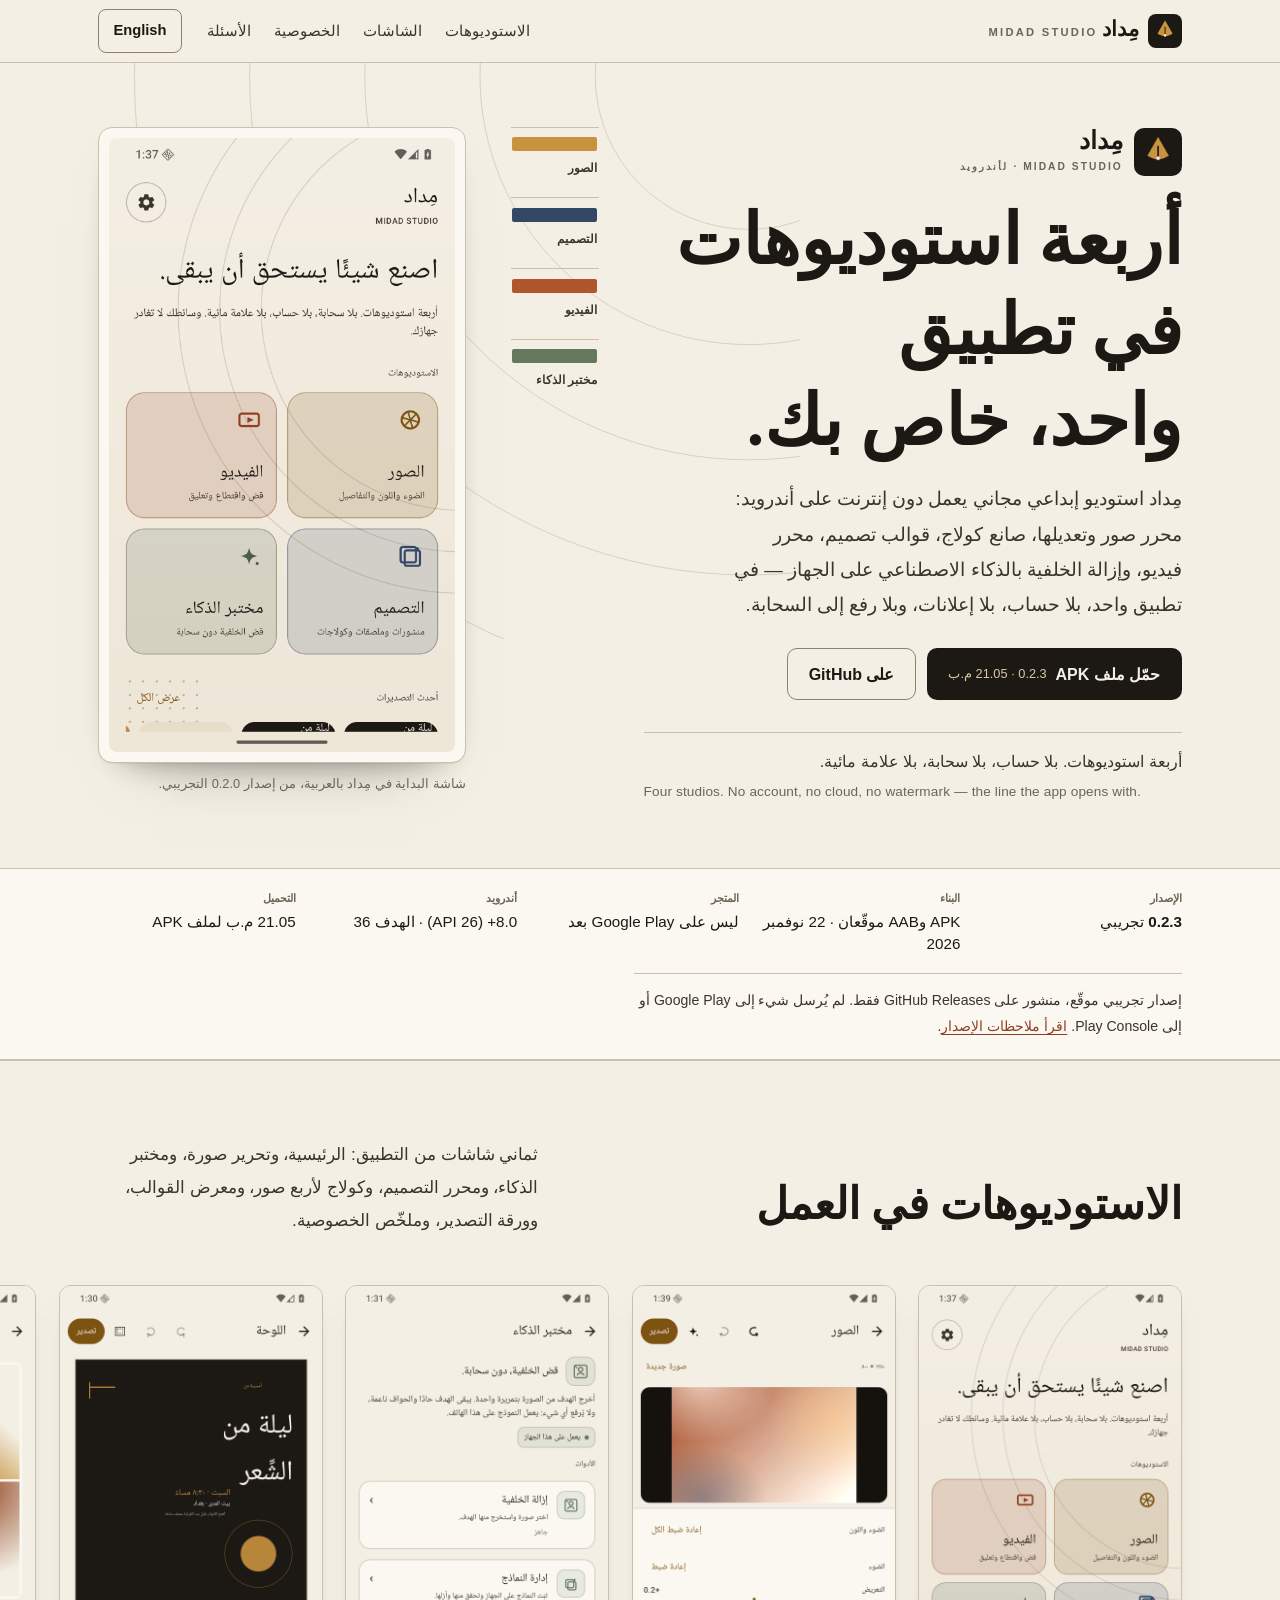
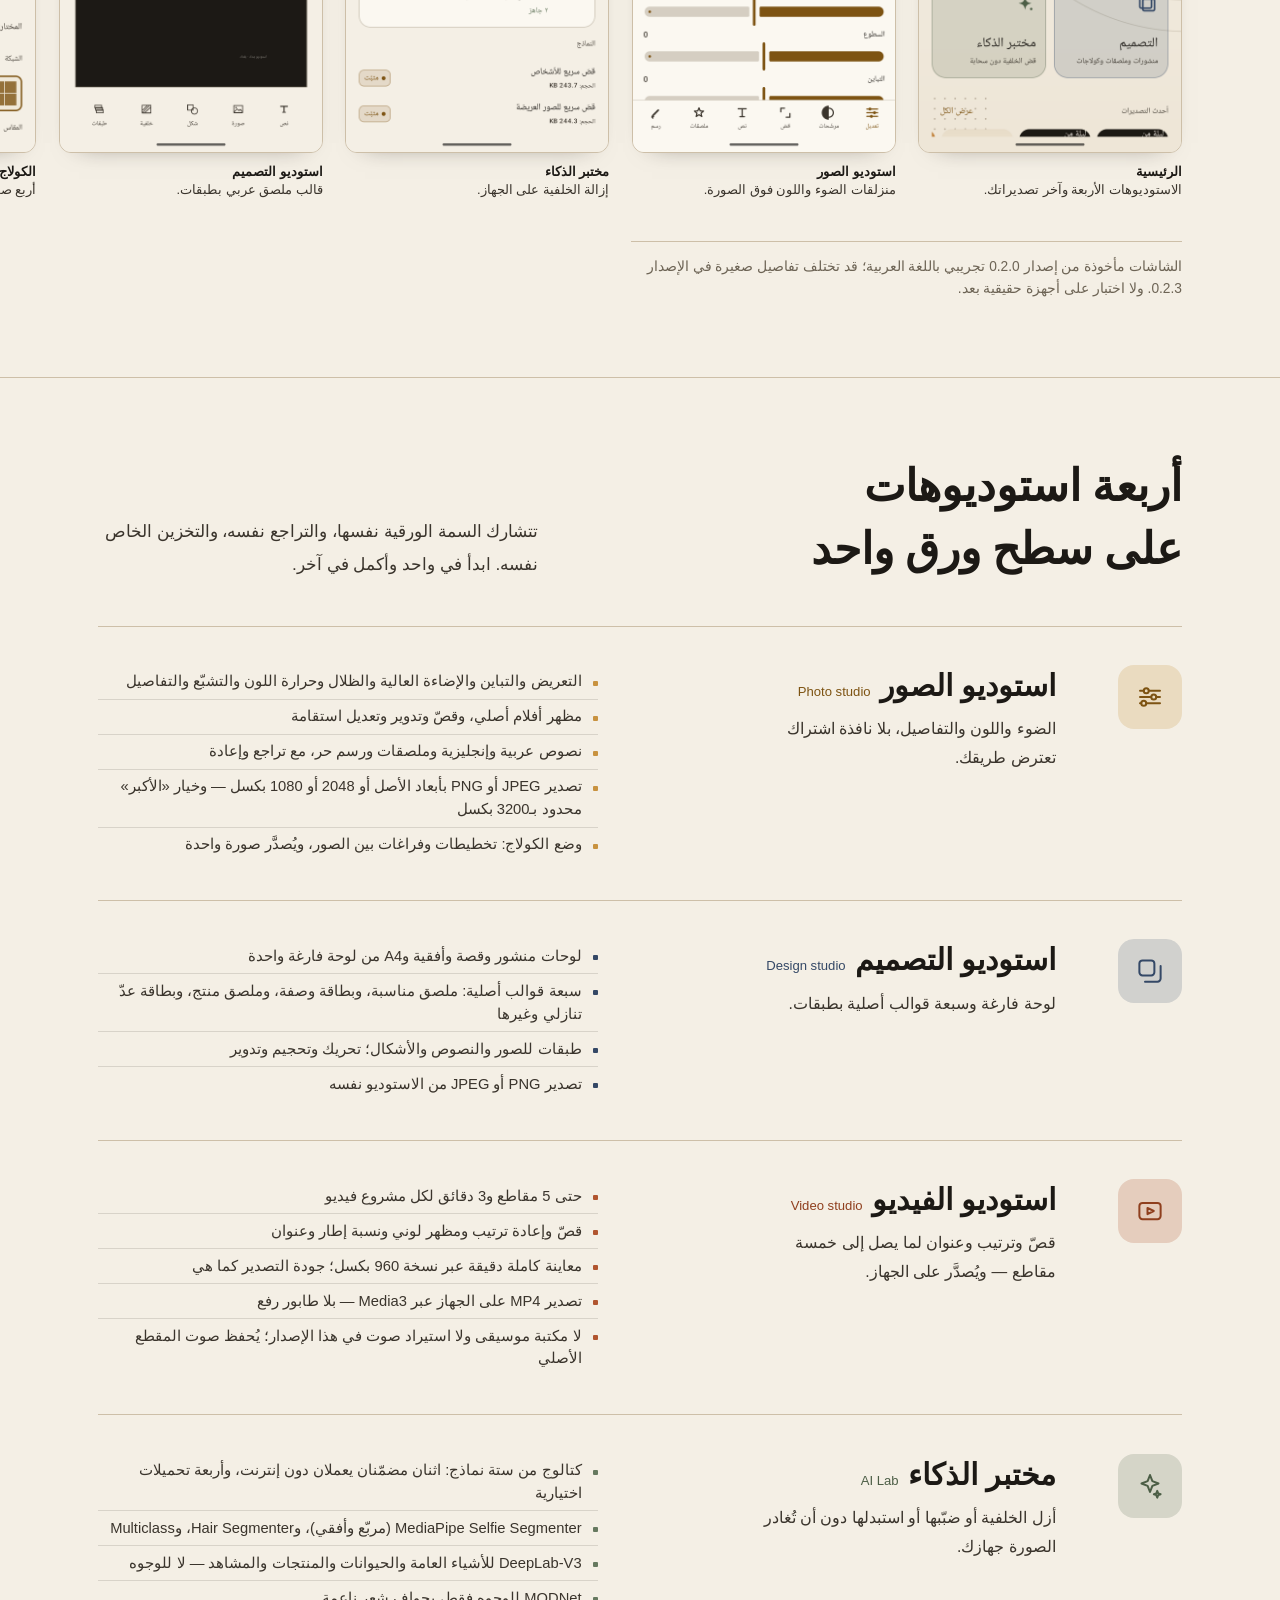
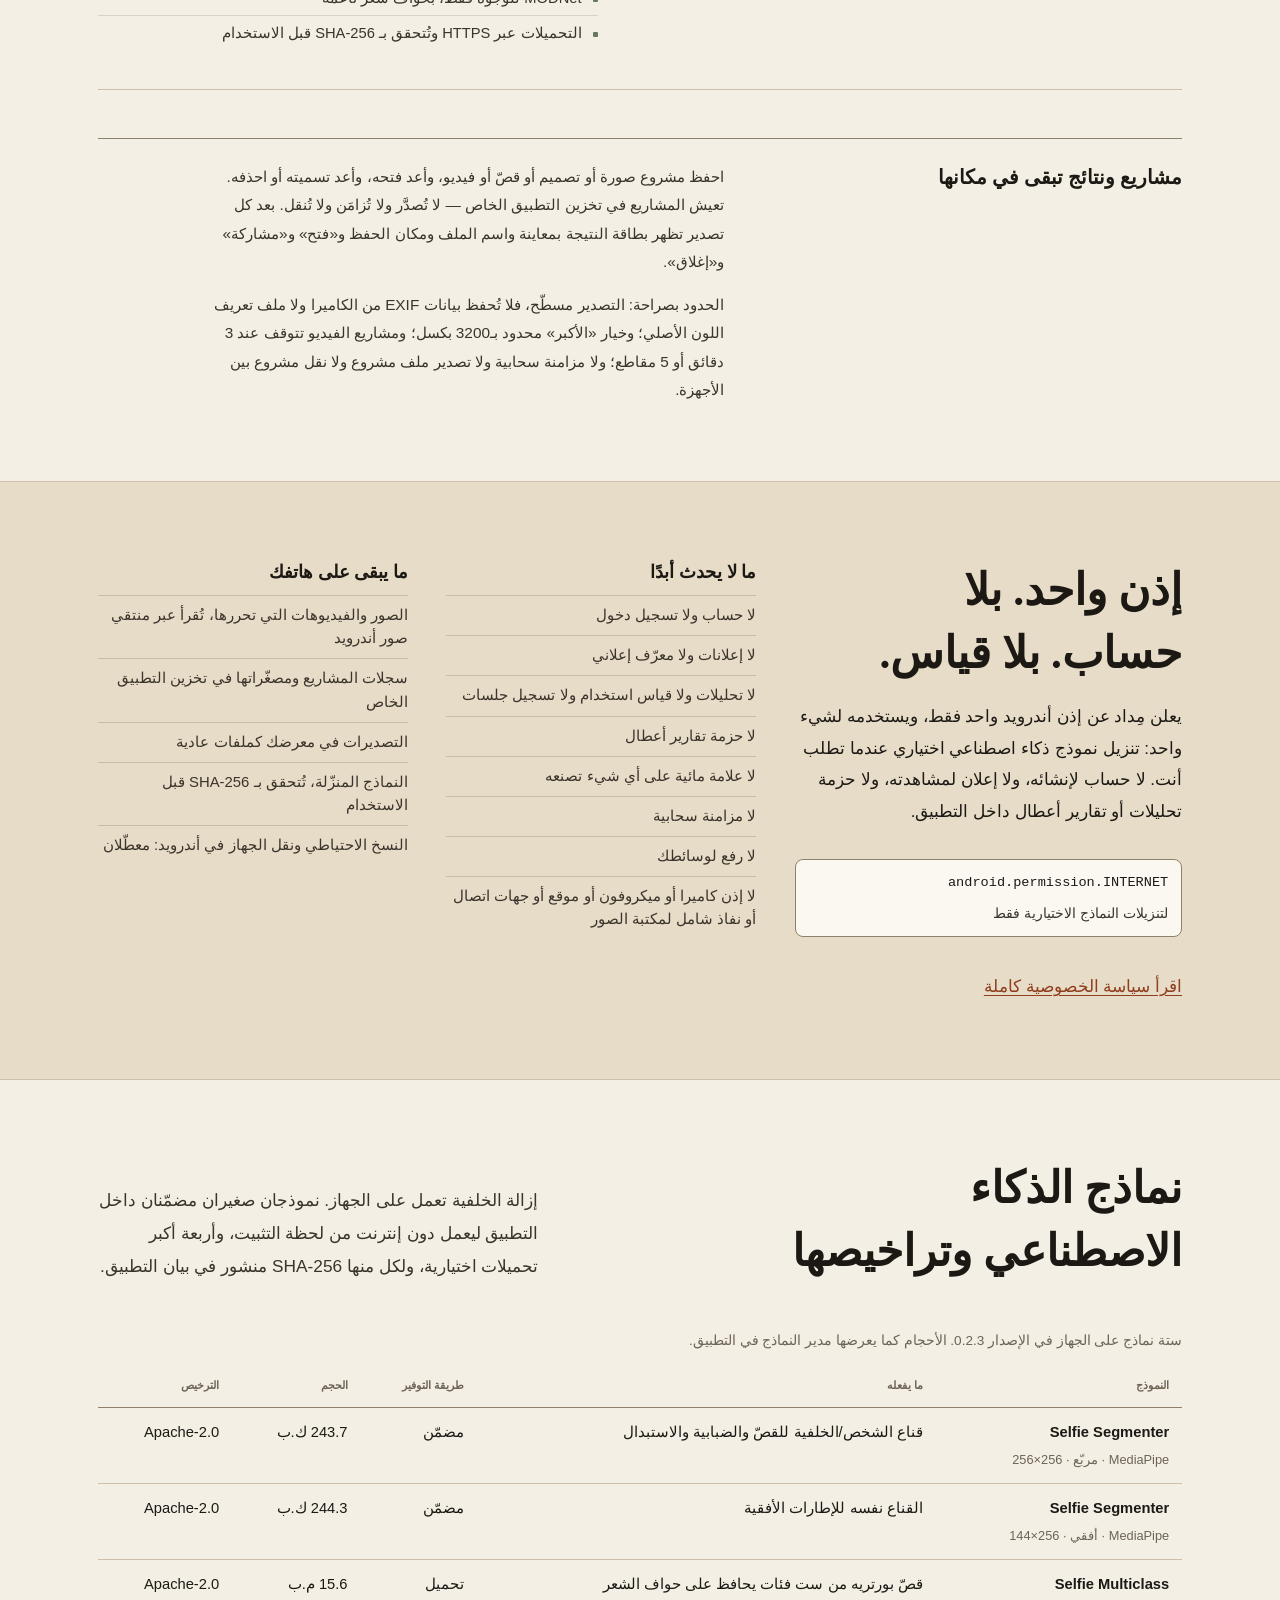
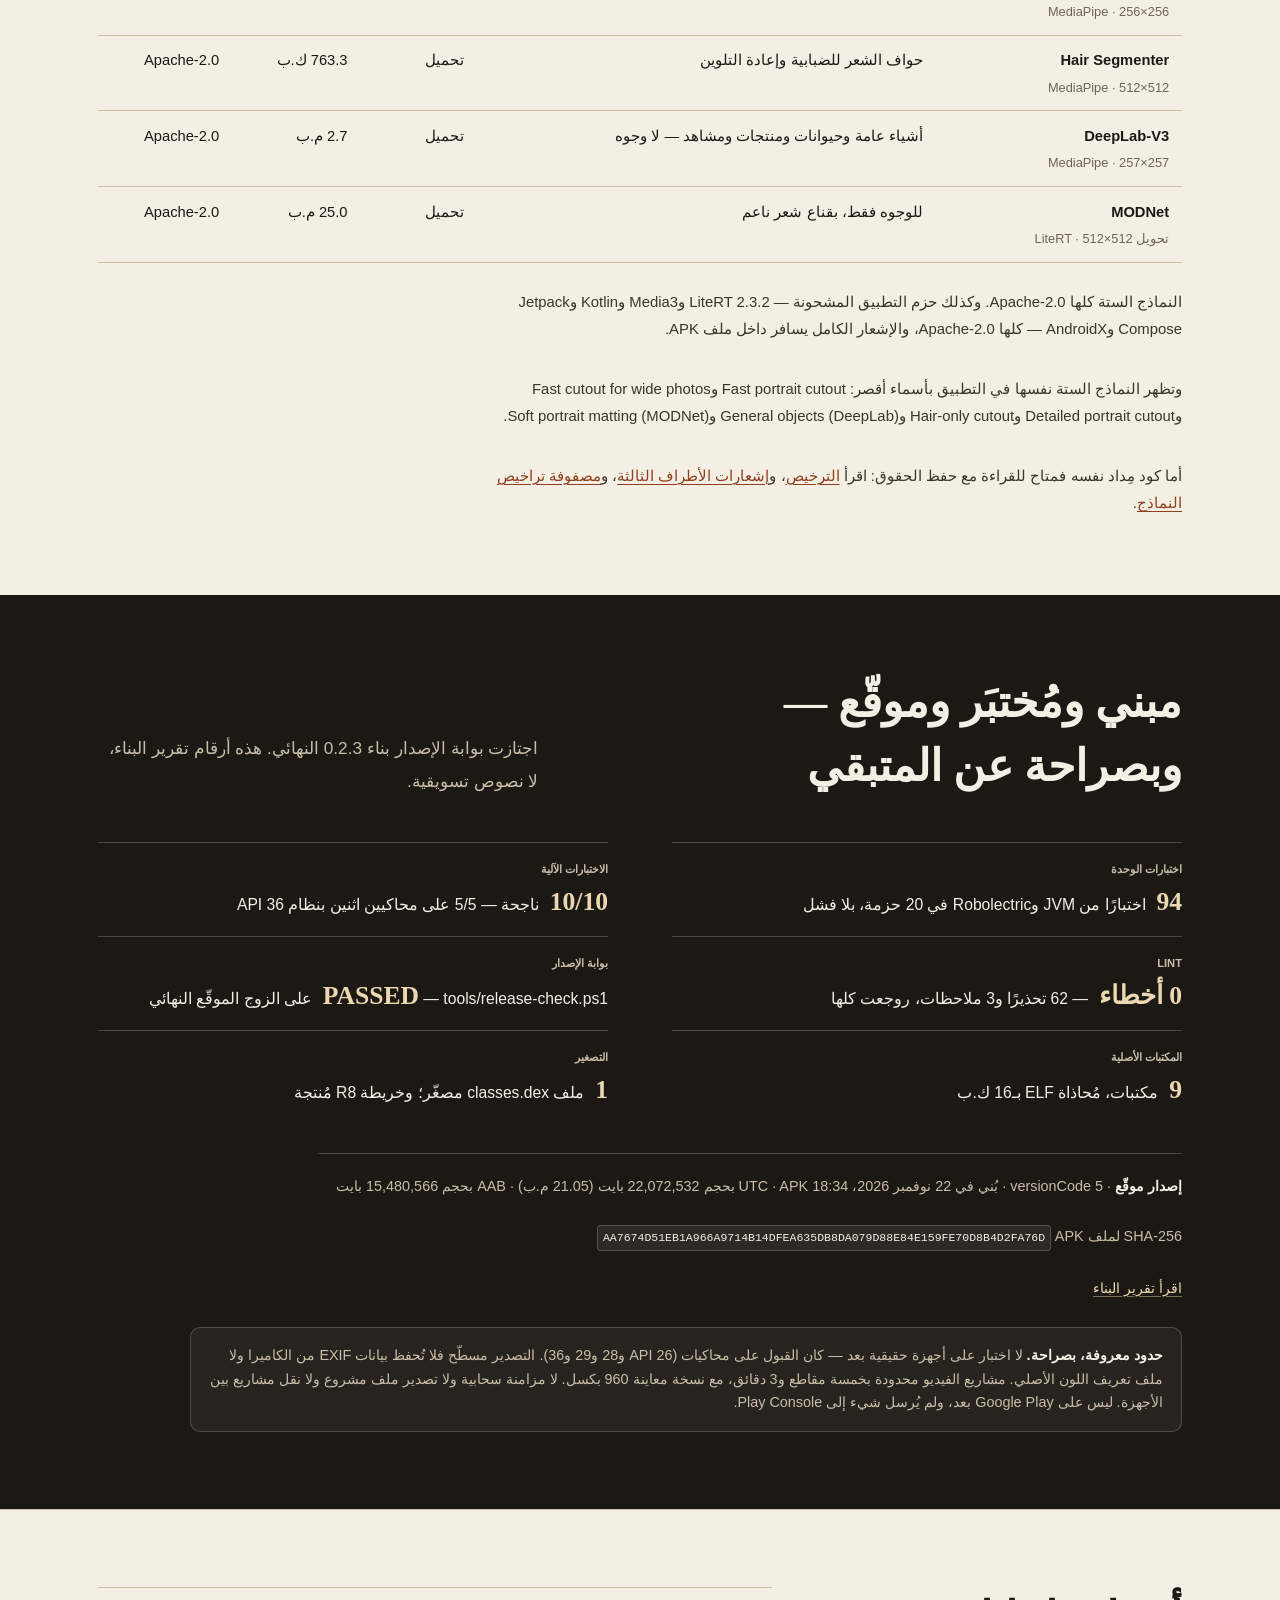
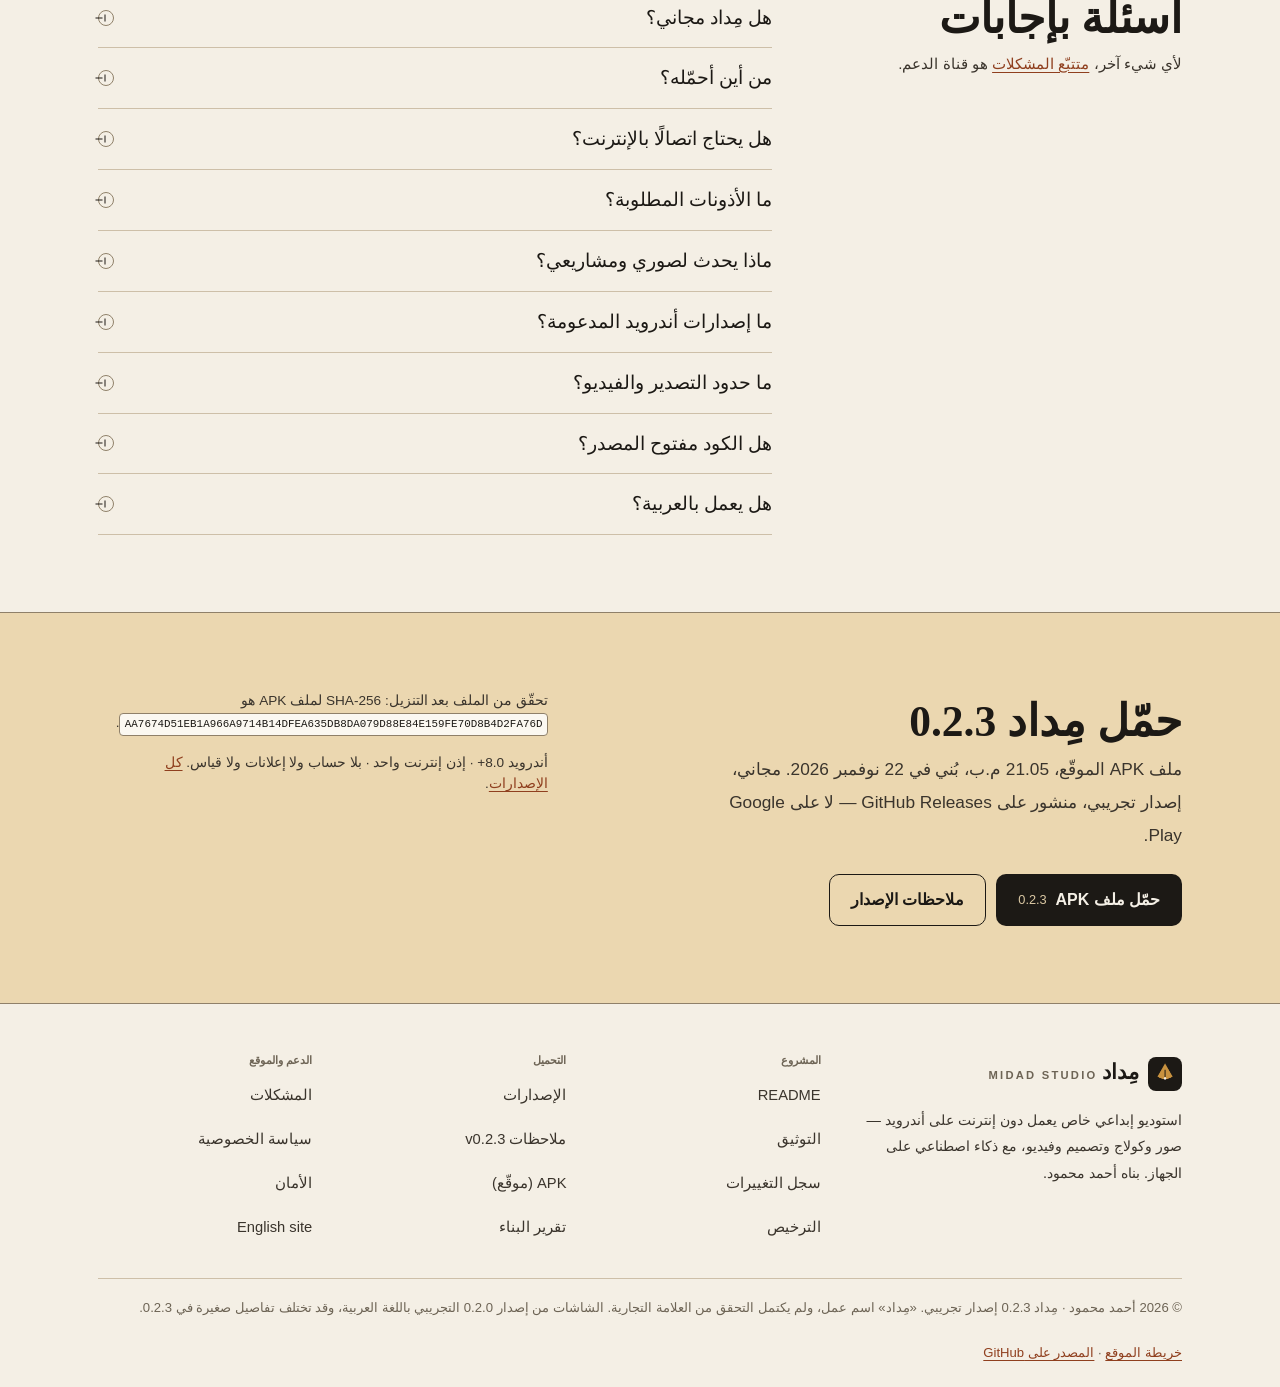
<file: docs/ar/index.html>
<!DOCTYPE html>
<html lang="ar" dir="rtl">
<head>
<meta charset="utf-8">
<meta name="viewport" content="width=device-width, initial-scale=1">
<meta name="color-scheme" content="light">
<title>مِداد — استوديو صور وفيديو وتصميم دون إنترنت</title>
<meta name="description" content="استوديو مِداد: محرر صور وتعديلها، صانع كولاج، قوالب تصميم، محرر فيديو، وإزالة الخلفية بالذكاء الاصطناعي على جهازك. مجاني، بلا إعلانات ولا حساب.">
<meta name="robots" content="index, follow, max-image-preview:large">
<meta name="theme-color" content="#F4EFE5">
<link rel="canonical" href="https://ahmadmhmdsy.github.io/midad-studio/ar/">
<link rel="alternate" hreflang="en" href="https://ahmadmhmdsy.github.io/midad-studio/">
<link rel="alternate" hreflang="ar" href="https://ahmadmhmdsy.github.io/midad-studio/ar/">
<link rel="alternate" hreflang="x-default" href="https://ahmadmhmdsy.github.io/midad-studio/">
<link rel="icon" href="../favicon.ico" sizes="any">
<link rel="icon" href="../favicon-32.png" type="image/png" sizes="32x32">
<link rel="apple-touch-icon" href="../apple-touch-icon.png">
<link rel="manifest" href="../manifest.webmanifest">
<link rel="stylesheet" href="../assets/site.css">
<meta property="og:type" content="website">
<meta property="og:site_name" content="Midad Studio">
<meta property="og:title" content="مِداد — أربعة استوديوهات في تطبيق أندرويد واحد">
<meta property="og:description" content="محرر صور، صانع كولاج، قوالب تصميم، محرر فيديو، وإزالة الخلفية بالذكاء الاصطناعي على الجهاز — تطبيق مجاني يبقي وسائطك على هاتفك.">
<meta property="og:url" content="https://ahmadmhmdsy.github.io/midad-studio/ar/">
<meta property="og:image" content="https://ahmadmhmdsy.github.io/midad-studio/og-image.png">
<meta property="og:image:width" content="1200">
<meta property="og:image:height" content="630">
<meta property="og:image:alt" content="أيقونة مِداد بجانب العنوان: أربعة استوديوهات. تطبيق واحد خاص بك. لا شيء يغادر هاتفك.">
<meta property="og:locale" content="ar_IQ">
<meta property="og:locale:alternate" content="en_US">
<meta name="twitter:card" content="summary_large_image">
<meta name="twitter:title" content="مِداد — أربعة استوديوهات في تطبيق أندرويد واحد">
<meta name="twitter:description" content="استوديو صور وكولاج وتصميم وفيديو يعمل دون إنترنت، مع إزالة خلفية بالذكاء الاصطناعي على الجهاز. بلا حساب ولا إعلانات ولا رفع سحابي.">
<meta name="twitter:image" content="https://ahmadmhmdsy.github.io/midad-studio/og-image.png">
<meta name="twitter:image:alt" content="أيقونة مِداد بجانب العنوان: أربعة استوديوهات. تطبيق واحد خاص بك. لا شيء يغادر هاتفك.">
<script type="application/ld+json">
{
  "@context": "https://schema.org",
  "@graph": [
    {
      "@type": "WebSite",
      "@id": "https://ahmadmhmdsy.github.io/midad-studio/#website",
      "url": "https://ahmadmhmdsy.github.io/midad-studio/",
      "name": "Midad Studio",
      "alternateName": "استوديو مِداد",
      "inLanguage": ["ar", "en"],
      "description": "الموقع الرسمي لاستوديو مِداد، استوديو إبداعي أندرويدي خاص يعمل دون إنترنت للصور والكولاج والتصميم والفيديو، مع إزالة الخلفية بالذكاء الاصطناعي على الجهاز.",
      "publisher": { "@id": "https://ahmadmhmdsy.github.io/midad-studio/#publisher" }
    },
    {
      "@type": "Organization",
      "@id": "https://ahmadmhmdsy.github.io/midad-studio/#publisher",
      "name": "Midad Studio",
      "url": "https://ahmadmhmdsy.github.io/midad-studio/",
      "founder": { "@type": "Person", "name": "Ahmad Mahmoud" },
      "sameAs": ["https://github.com/ahmadmhmdsy/midad-studio"]
    },
    {
      "@type": "SoftwareApplication",
      "@id": "https://ahmadmhmdsy.github.io/midad-studio/#app",
      "name": "Midad Studio",
      "alternateName": "استوديو مِداد",
      "description": "استوديو إبداعي أندرويدي خاص يعمل دون إنترنت: محرر صور، صانع كولاج، استوديو تصميم بسبعة قوالب أصلية، محرر فيديو، وإزالة خلفية بالذكاء الاصطناعي على الجهاز. بلا حساب ولا إعلانات ولا تحليلات ولا رفع سحابي.",
      "applicationCategory": "MultimediaApplication",
      "applicationSubCategory": "Photo and video editor",
      "operatingSystem": "Android 8.0 or later",
      "softwareVersion": "0.2.3",
      "softwareRequirements": "أندرويد 8.0 (API 26) أو أحدث؛ نحو 21 م.ب من التخزين لملف APK",
      "isAccessibleForFree": true,
      "inLanguage": ["ar", "en"],
      "downloadUrl": "https://github.com/ahmadmhmdsy/midad-studio/releases/latest/download/Midad-Studio-0.2.3-release.apk",
      "installUrl": "https://github.com/ahmadmhmdsy/midad-studio/releases/tag/v0.2.3",
      "offers": {
        "@type": "Offer",
        "price": "0",
        "priceCurrency": "USD",
        "availability": "https://schema.org/InStock"
      },
      "license": "https://github.com/ahmadmhmdsy/midad-studio/blob/main/LICENSE",
      "screenshot": [
        "https://ahmadmhmdsy.github.io/midad-studio/store/screenshots/01-home.png",
        "https://ahmadmhmdsy.github.io/midad-studio/store/screenshots/02-photo-editor-adjust.png",
        "https://ahmadmhmdsy.github.io/midad-studio/store/screenshots/04-design-editor.png"
      ],
      "author": { "@type": "Person", "name": "Ahmad Mahmoud", "url": "https://github.com/ahmadmhmdsy" },
      "publisher": { "@id": "https://ahmadmhmdsy.github.io/midad-studio/#publisher" },
      "sameAs": ["https://github.com/ahmadmhmdsy/midad-studio"]
    },
    {
      "@type": "FAQPage",
      "@id": "https://ahmadmhmdsy.github.io/midad-studio/ar/#faq",
      "inLanguage": "ar",
      "mainEntity": [
        {
          "@type": "Question",
          "name": "هل مِداد مجاني؟",
          "acceptedAnswer": { "@type": "Answer", "text": "نعم. تنزيل مِداد 0.2.3 واستخدامه مجاني. لا حساب ولا إعلان ولا علامة مائية." }
        },
        {
          "@type": "Question",
          "name": "من أين أحمّله؟",
          "acceptedAnswer": { "@type": "Answer", "text": "من GitHub Releases: ملف APK الموقّع للإصدار v0.2.3. مِداد ليس على Google Play بعد — هذا إصدار تجريبي يُثبَّت يدويًا، ولم يُرسل شيء إلى Play Console." }
        },
        {
          "@type": "Question",
          "name": "هل يحتاج اتصالًا بالإنترنت؟",
          "acceptedAnswer": { "@type": "Answer", "text": "لا، ليس للتحرير. كل الاستوديوهات تعمل دون إنترنت. الطلب الشبكي الوحيد هو تنزيل اختياري لنموذج ذكاء اصطناعي تبدأه أنت؛ يستخدم HTTPS ويُتحقق من الملف بـ SHA-256 المنشور قبل استخدامه." }
        },
        {
          "@type": "Question",
          "name": "ما الأذونات المطلوبة؟",
          "acceptedAnswer": { "@type": "Answer", "text": "إذن واحد: android.permission.INTERNET، ويُستخدم فقط لتنزيلات النماذج الاختيارية. لا يطلب التطبيق كاميرا ولا ميكروفونًا ولا موقعًا ولا جهات اتصال ولا نفاذًا شاملًا لمكتبة الصور؛ تُختار الوسائط عبر منتقي صور أندرويد." }
        },
        {
          "@type": "Question",
          "name": "ماذا يحدث لصوري ومشاريعي؟",
          "acceptedAnswer": { "@type": "Answer", "text": "تبقى على هاتفك. التحرير يجري على الجهاز، والمشاريع في تخزين التطبيق الخاص، والنسخ الاحتياطي ونقل الجهاز في أندرويد معطّلان. لا مزامنة سحابية ولا يُرفع شيء إلى المطوّر." }
        },
        {
          "@type": "Question",
          "name": "ما إصدارات أندرويد المدعومة؟",
          "acceptedAnswer": { "@type": "Answer", "text": "أندرويد 8.0 (API 26) وأحدث. بناء 0.2.3 يستهدف أندرويد 16 (API 36)، ومُصغّر بـR8، ويتضمن ملفات تعريف أساسية (baseline profiles)." }
        },
        {
          "@type": "Question",
          "name": "ما حدود التصدير والفيديو؟",
          "acceptedAnswer": { "@type": "Answer", "text": "مشاريع الفيديو محدودة بخمسة مقاطع و3 دقائق، بمعاينة عبر نسخة 960 بكسل وتصدير MP4 على الجهاز. تصدير الصور والتصاميم JPEG أو PNG وأطول ضلع بالأصل أو 2048 أو 1080 بكسل — وخيار «الأكبر» محدود بـ3200 بكسل. التصدير مسطّح، فلا تُحفظ بيانات EXIF من الكاميرا ولا ملف تعريف اللون الأصلي. لا مكتبة موسيقى ولا استيراد صوت في هذا الإصدار." }
        },
        {
          "@type": "Question",
          "name": "هل الكود مفتوح المصدر؟",
          "acceptedAnswer": { "@type": "Answer", "text": "الكود منشور للقراءة، لكن الترخيص «جميع الحقوق محفوظة» — متاح المصدر وليس مفتوح المصدر. المكتبات والنماذج الخارجية تحتفظ بتراخيصها، وأكثرها Apache-2.0." }
        },
        {
          "@type": "Question",
          "name": "هل يعمل بالعربية؟",
          "acceptedAnswer": { "@type": "Answer", "text": "نعم. العربية هي لغة التطبيق الأساسية بواجهة كاملة من اليمين إلى اليسار؛ والإنجليزية مضمّنة أيضًا، وهذا الموقع يعكس الاتجاهين." }
        }
      ]
    }
  ]
}
</script>
</head>
<body>
<a class="skip" href="#main">تخطَّ إلى المحتوى</a>

<header class="masthead">
  <div class="masthead__inner">
    <a class="brand" href="../" aria-label="مِداد — الرئيسية">
      <img src="../store/icon-512.png" alt="" width="512" height="512" decoding="async">
      <span>
        <span class="brand__ar" lang="ar">مِداد</span>
        <span class="brand__en">Midad Studio</span>
      </span>
    </a>
    <nav class="nav" aria-label="التنقل الرئيسي">
      <ul>
        <li><a href="#studios">الاستوديوهات</a></li>
        <li><a href="#screens">الشاشات</a></li>
        <li><a href="#privacy">الخصوصية</a></li>
        <li><a href="#faq">الأسئلة</a></li>
      </ul>
    </nav>
    <a class="lang" href="../" hreflang="en" lang="en" dir="ltr">English</a>
  </div>
</header>

<main id="main">

  <section class="hero" aria-labelledby="hero-title">
    <svg class="hero__arcs" viewBox="0 0 1600 900" aria-hidden="true" focusable="false">
      <g fill="none" stroke="currentColor" stroke-width="1.5">
        <circle cx="1520" cy="20" r="240"/>
        <circle cx="1520" cy="20" r="420"/>
        <circle cx="1520" cy="20" r="600"/>
        <circle cx="1520" cy="20" r="780"/>
        <circle cx="1520" cy="20" r="960"/>
      </g>
    </svg>
    <div class="wrap hero__inner">
      <div class="hero__copy">
        <div class="nameplate">
          <img src="../store/icon-512.png" alt="" width="512" height="512" decoding="async">
          <span>
            <span class="nameplate__ar" lang="ar">مِداد</span>
            <span class="nameplate__en">Midad Studio · لأندرويد</span>
          </span>
        </div>
        <h1 id="hero-title">أربعة استوديوهات في تطبيق واحد، خاص بك.</h1>
        <p class="hero__lede">مِداد استوديو إبداعي مجاني يعمل دون إنترنت على أندرويد: محرر صور وتعديلها، صانع كولاج، قوالب تصميم، محرر فيديو، وإزالة الخلفية بالذكاء الاصطناعي على الجهاز — في تطبيق واحد، بلا حساب، بلا إعلانات، وبلا رفع إلى السحابة.</p>
        <div class="hero__actions">
          <a class="btn btn--primary" href="https://github.com/ahmadmhmdsy/midad-studio/releases/latest/download/Midad-Studio-0.2.3-release.apk">
            <span>حمّل ملف APK</span><span class="btn__meta">0.2.3 · 21.05 م.ب</span>
          </a>
          <a class="btn btn--ghost" href="https://github.com/ahmadmhmdsy/midad-studio">على GitHub</a>
        </div>
        <div class="brandline">
          <p class="brandline__ar">أربعة استوديوهات. بلا حساب، بلا سحابة، بلا علامة مائية.</p>
          <p class="brandline__en" lang="en" dir="ltr">Four studios. No account, no cloud, no watermark — the line the app opens with.</p>
        </div>
      </div>

      <nav class="rail" aria-label="فهرس الاستوديوهات">
        <a class="rail__link" href="#studio-photo" data-studio="photo" aria-label="استوديو الصور"><span class="rail__swatch" aria-hidden="true"></span>الصور</a>
        <a class="rail__link" href="#studio-design" data-studio="design" aria-label="استوديو التصميم"><span class="rail__swatch" aria-hidden="true"></span>التصميم</a>
        <a class="rail__link" href="#studio-video" data-studio="video" aria-label="استوديو الفيديو"><span class="rail__swatch" aria-hidden="true"></span>الفيديو</a>
        <a class="rail__link" href="#studio-ai" data-studio="ai" aria-label="مختبر الذكاء"><span class="rail__swatch" aria-hidden="true"></span>مختبر الذكاء</a>
      </nav>

      <figure class="plate">
        <div class="plate__frame">
          <img src="../store/screenshots/01-home.png" alt="شاشة البداية في مِداد بالعربية: سطر الوعد فوق أربع بطاقات استوديو — الصور والفيديو والتصميم ومختبر الذكاء — وتحتها صفّ آخر التصديرات." width="1080" height="1920" fetchpriority="high" decoding="async">
        </div>
        <figcaption>شاشة البداية في مِداد بالعربية، من إصدار 0.2.0 التجريبي.</figcaption>
      </figure>
    </div>
  </section>

  <section class="status" aria-label="حالة الإصدار">
    <div class="wrap status__inner">
      <dl class="status__grid">
        <div class="status__item"><dt>الإصدار</dt><dd><strong>0.2.3</strong> تجريبي</dd></div>
        <div class="status__item"><dt>البناء</dt><dd>APK وAAB موقّعان · 22 نوفمبر 2026</dd></div>
        <div class="status__item"><dt>المتجر</dt><dd>ليس على Google Play بعد</dd></div>
        <div class="status__item"><dt>أندرويد</dt><dd>8.0+ (API 26) · الهدف 36</dd></div>
        <div class="status__item"><dt>التحميل</dt><dd>21.05 م.ب لملف APK</dd></div>
      </dl>
      <p class="status__note">إصدار تجريبي موقّع، منشور على GitHub Releases فقط. لم يُرسل شيء إلى Google Play أو إلى Play Console. <a href="https://github.com/ahmadmhmdsy/midad-studio/releases/tag/v0.2.3">اقرأ ملاحظات الإصدار</a>.</p>
    </div>
  </section>

  <section class="section section--line" id="screens" aria-labelledby="screens-title">
    <div class="wrap section__head">
      <h2 id="screens-title">الاستوديوهات في العمل</h2>
      <p class="section__lede">ثماني شاشات من التطبيق: الرئيسية، وتحرير صورة، ومختبر الذكاء، ومحرر التصميم، وكولاج لأربع صور، ومعرض القوالب، وورقة التصدير، وملخّص الخصوصية.</p>
    </div>
    <div class="filmstrip" role="region" aria-label="شاشات من مِداد" tabindex="0">
      <figure class="shot">
        <img src="../store/screenshots/01-home.png" alt="شاشة البداية: اسم مِداد وسطر الوعد فوق أربع بطاقات استوديو، وتحتها صفّ آخر التصديرات." width="1080" height="1920" loading="lazy" decoding="async">
        <figcaption><b>الرئيسية</b>الاستوديوهات الأربعة وآخر تصديراتك.</figcaption>
      </figure>
      <figure class="shot">
        <img src="../store/screenshots/02-photo-editor-adjust.png" alt="استوديو الصور: صورة أفقية ولوحة الضوء واللون مفتوحة، فيها منزلقات التعريض والإضاءة العالية والتباين، وشريط أدوات للرسم والملصقات والنص والقص والفلاتر والتعديل." width="1080" height="1920" loading="lazy" decoding="async">
        <figcaption><b>استوديو الصور</b>منزلقات الضوء واللون فوق الصورة.</figcaption>
      </figure>
      <figure class="shot">
        <img src="../store/screenshots/03-ai-lab.png" alt="مختبر الذكاء: مدخلات إزالة الخلفية ومدير النماذج، مع نموذجَي تقسيم مضمّنين وأحجامهما." width="1080" height="1920" loading="lazy" decoding="async">
        <figcaption><b>مختبر الذكاء</b>إزالة الخلفية على الجهاز.</figcaption>
      </figure>
      <figure class="shot">
        <img src="../store/screenshots/04-design-editor.png" alt="استوديو التصميم: قالب ملصق داكن بطبقات بعنوان «ليلة من الشعر»، وأدوات الطبقات والخلفية والشكل والصورة والنص في الأسفل." width="1080" height="1920" loading="lazy" decoding="async">
        <figcaption><b>استوديو التصميم</b>قالب ملصق عربي بطبقات.</figcaption>
      </figure>
      <figure class="shot">
        <img src="../store/screenshots/05-collage.png" alt="محرر الكولاج: كولاج من أربع صور مع فراغ في الوسط، وأدوات للتخطيط ونسبة الإطار." width="1080" height="1920" loading="lazy" decoding="async">
        <figcaption><b>الكولاج</b>أربع صور، شبكة واحدة، تصدير واحد.</figcaption>
      </figure>
      <figure class="shot">
        <img src="../store/screenshots/06-template-gallery.png" alt="معرض القوالب: سبعة تخطيطات أصلية بطبقات معروضة كصور مصغّرة، منها بطاقة خصم ونصّ بسيط وبطاقة وصفة وملصق مناسبة." width="1080" height="1920" loading="lazy" decoding="async">
        <figcaption><b>معرض القوالب</b>سبعة تخطيطات أصلية بطبقات.</figcaption>
      </figure>
      <figure class="shot">
        <img src="../store/screenshots/07-export-sheet.png" alt="ورقة التصدير: أزرار الصيغة PNG وJPEG، ومنزلق جودة JPEG على 95، وخيارات أطول ضلع 1080 و2048 والأصلية." width="1080" height="1920" loading="lazy" decoding="async">
        <figcaption><b>التصدير</b>الصيغة والجودة وأطول ضلع.</figcaption>
      </figure>
      <figure class="shot">
        <img src="../store/screenshots/08-privacy.png" alt="نافذة ملخّص الخصوصية فوق شاشة الإعدادات، تنصّ على أن الصور والفيديوهات تبقى على الجهاز وأن النماذج تُنزَّل عند الطلب فقط." width="1080" height="1920" loading="lazy" decoding="async">
        <figcaption><b>الخصوصية</b>ما يبقى على الجهاز، داخل التطبيق.</figcaption>
      </figure>
    </div>
    <div class="wrap">
      <p class="note">الشاشات مأخوذة من إصدار 0.2.0 تجريبي باللغة العربية؛ قد تختلف تفاصيل صغيرة في الإصدار 0.2.3. ولا اختبار على أجهزة حقيقية بعد.</p>
    </div>
  </section>

  <section class="section section--line" id="studios" aria-labelledby="studios-title">
    <div class="wrap">
      <div class="section__head">
        <h2 id="studios-title">أربعة استوديوهات على سطح ورق واحد</h2>
        <p class="section__lede">تتشارك السمة الورقية نفسها، والتراجع نفسه، والتخزين الخاص نفسه. ابدأ في واحد وأكمل في آخر.</p>
      </div>

      <ol class="studios">
        <li class="studio studio--photo" id="studio-photo">
          <div class="studio__mark" aria-hidden="true">
            <svg viewBox="0 0 24 24" fill="none" stroke="currentColor" stroke-width="1.6" stroke-linecap="round" focusable="false">
              <path d="M4 7h3M11 7h9"/><circle cx="9" cy="7" r="2"/>
              <path d="M4 12h9M17 12h3"/><circle cx="15" cy="12" r="2"/>
              <path d="M4 17h1M9 17h11"/><circle cx="7" cy="17" r="2"/>
            </svg>
          </div>
          <div class="studio__head">
            <h3 class="studio__name">استوديو الصور <span class="studio__ar" lang="en" dir="ltr">Photo studio</span></h3>
            <p class="studio__claim">الضوء واللون والتفاصيل، بلا نافذة اشتراك تعترض طريقك.</p>
          </div>
          <ul class="studio__list">
            <li>التعريض والتباين والإضاءة العالية والظلال وحرارة اللون والتشبّع والتفاصيل</li>
            <li>مظهر أفلام أصلي، وقصّ وتدوير وتعديل استقامة</li>
            <li>نصوص عربية وإنجليزية وملصقات ورسم حر، مع تراجع وإعادة</li>
            <li>تصدير JPEG أو PNG بأبعاد الأصل أو 2048 أو 1080 بكسل — وخيار «الأكبر» محدود بـ3200 بكسل</li>
            <li>وضع الكولاج: تخطيطات وفراغات بين الصور، ويُصدَّر صورة واحدة</li>
          </ul>
        </li>
        <li class="studio studio--design" id="studio-design">
          <div class="studio__mark" aria-hidden="true">
            <svg viewBox="0 0 24 24" fill="none" stroke="currentColor" stroke-width="1.6" stroke-linecap="round" stroke-linejoin="round" focusable="false">
              <rect x="3.5" y="3.5" width="12" height="12" rx="2.5"/>
              <path d="M8 20.5h10a2.5 2.5 0 0 0 2.5-2.5V8"/>
            </svg>
          </div>
          <div class="studio__head">
            <h3 class="studio__name">استوديو التصميم <span class="studio__ar" lang="en" dir="ltr">Design studio</span></h3>
            <p class="studio__claim">لوحة فارغة وسبعة قوالب أصلية بطبقات.</p>
          </div>
          <ul class="studio__list">
            <li>لوحات منشور وقصة وأفقية وA4 من لوحة فارغة واحدة</li>
            <li>سبعة قوالب أصلية: ملصق مناسبة، وبطاقة وصفة، وملصق منتج، وبطاقة عدّ تنازلي وغيرها</li>
            <li>طبقات للصور والنصوص والأشكال؛ تحريك وتحجيم وتدوير</li>
            <li>تصدير PNG أو JPEG من الاستوديو نفسه</li>
          </ul>
        </li>
        <li class="studio studio--video" id="studio-video">
          <div class="studio__mark" aria-hidden="true">
            <svg viewBox="0 0 24 24" fill="none" stroke="currentColor" stroke-width="1.6" stroke-linecap="round" stroke-linejoin="round" focusable="false">
              <rect x="3.5" y="5.5" width="17" height="13" rx="2.5"/>
              <path d="M10 9.5l5 2.5-5 2.5z"/>
            </svg>
          </div>
          <div class="studio__head">
            <h3 class="studio__name">استوديو الفيديو <span class="studio__ar" lang="en" dir="ltr">Video studio</span></h3>
            <p class="studio__claim">قصّ وترتيب وعنوان لما يصل إلى خمسة مقاطع — ويُصدَّر على الجهاز.</p>
          </div>
          <ul class="studio__list">
            <li>حتى 5 مقاطع و3 دقائق لكل مشروع فيديو</li>
            <li>قصّ وإعادة ترتيب ومظهر لوني ونسبة إطار وعنوان</li>
            <li>معاينة كاملة دقيقة عبر نسخة 960 بكسل؛ جودة التصدير كما هي</li>
            <li>تصدير MP4 على الجهاز عبر Media3 — بلا طابور رفع</li>
            <li>لا مكتبة موسيقى ولا استيراد صوت في هذا الإصدار؛ يُحفظ صوت المقطع الأصلي</li>
          </ul>
        </li>
        <li class="studio studio--ai" id="studio-ai">
          <div class="studio__mark" aria-hidden="true">
            <svg viewBox="0 0 24 24" fill="none" stroke="currentColor" stroke-width="1.6" stroke-linecap="round" stroke-linejoin="round" focusable="false">
              <path d="M12 3.2l1.9 4.9 4.9 1.9-4.9 1.9L12 16.8l-1.9-4.9L5.2 10l4.9-1.9z"/>
              <path d="M17.8 15.9l.75 1.95 1.95.75-1.95.75-.75 1.95-.75-1.95-1.95-.75 1.95-.75z"/>
            </svg>
          </div>
          <div class="studio__head">
            <h3 class="studio__name">مختبر الذكاء <span class="studio__ar" lang="en" dir="ltr">AI Lab</span></h3>
            <p class="studio__claim">أزل الخلفية أو ضبّبها أو استبدلها دون أن تُغادر الصورة جهازك.</p>
          </div>
          <ul class="studio__list">
            <li>كتالوج من ستة نماذج: اثنان مضمّنان يعملان دون إنترنت، وأربعة تحميلات اختيارية</li>
            <li>MediaPipe Selfie Segmenter (مربّع وأفقي)، وHair Segmenter، وMulticlass</li>
            <li>DeepLab-V3 للأشياء العامة والحيوانات والمنتجات والمشاهد — لا للوجوه</li>
            <li>MODNet للوجوه فقط، بحواف شعر ناعمة</li>
            <li>التحميلات عبر HTTPS وتُتحقق بـ SHA-256 قبل الاستخدام</li>
          </ul>
        </li>
      </ol>

      <div class="projects">
        <h3>مشاريع ونتائج تبقى في مكانها</h3>
        <p>احفظ مشروع صورة أو تصميم أو قصّ أو فيديو، وأعد فتحه، وأعد تسميته أو احذفه. تعيش المشاريع في تخزين التطبيق الخاص — لا تُصدَّر ولا تُزامَن ولا تُنقل. بعد كل تصدير تظهر بطاقة النتيجة بمعاينة واسم الملف ومكان الحفظ و«فتح» و«مشاركة» و«إغلاق».</p>
        <p class="projects__limits">الحدود بصراحة: التصدير مسطّح، فلا تُحفظ بيانات EXIF من الكاميرا ولا ملف تعريف اللون الأصلي؛ وخيار «الأكبر» محدود بـ3200 بكسل؛ ومشاريع الفيديو تتوقف عند 3 دقائق أو 5 مقاطع؛ ولا مزامنة سحابية ولا تصدير ملف مشروع ولا نقل مشروع بين الأجهزة.</p>
      </div>
    </div>
  </section>

  <section class="section section--privacy" id="privacy" aria-labelledby="privacy-title">
    <div class="wrap privacy__grid">
      <div class="privacy__intro">
        <h2 id="privacy-title">إذن واحد. بلا حساب. بلا قياس.</h2>
        <p>يعلن مِداد عن إذن أندرويد واحد فقط، ويستخدمه لشيء واحد: تنزيل نموذج ذكاء اصطناعي اختياري عندما تطلب أنت. لا حساب لإنشائه، ولا إعلان لمشاهدته، ولا حزمة تحليلات أو تقارير أعطال داخل التطبيق.</p>
        <p class="perm"><code>android.permission.INTERNET</code> <span>لتنزيلات النماذج الاختيارية فقط</span></p>
        <p><a href="../privacy/">اقرأ سياسة الخصوصية كاملة</a></p>
      </div>
      <div class="privacy__col">
        <h3>ما لا يحدث أبدًا</h3>
        <ul>
          <li>لا حساب ولا تسجيل دخول</li>
          <li>لا إعلانات ولا معرّف إعلاني</li>
          <li>لا تحليلات ولا قياس استخدام ولا تسجيل جلسات</li>
          <li>لا حزمة تقارير أعطال</li>
          <li>لا علامة مائية على أي شيء تصنعه</li>
          <li>لا مزامنة سحابية</li>
          <li>لا رفع لوسائطك</li>
          <li>لا إذن كاميرا أو ميكروفون أو موقع أو جهات اتصال أو نفاذ شامل لمكتبة الصور</li>
        </ul>
      </div>
      <div class="privacy__col">
        <h3>ما يبقى على هاتفك</h3>
        <ul>
          <li>الصور والفيديوهات التي تحررها، تُقرأ عبر منتقي صور أندرويد</li>
          <li>سجلات المشاريع ومصغّراتها في تخزين التطبيق الخاص</li>
          <li>التصديرات في معرضك كملفات عادية</li>
          <li>النماذج المنزّلة، تُتحقق بـ SHA-256 قبل الاستخدام</li>
          <li>النسخ الاحتياطي ونقل الجهاز في أندرويد: معطّلان</li>
        </ul>
      </div>
    </div>
  </section>

  <section class="section section--line" id="models" aria-labelledby="models-title">
    <div class="wrap">
      <div class="section__head">
        <h2 id="models-title">نماذج الذكاء الاصطناعي وتراخيصها</h2>
        <p class="section__lede">إزالة الخلفية تعمل على الجهاز. نموذجان صغيران مضمّنان داخل التطبيق ليعمل دون إنترنت من لحظة التثبيت، وأربعة أكبر تحميلات اختيارية، ولكل منها SHA-256 منشور في بيان التطبيق.</p>
      </div>
      <div class="table-scroll" role="region" aria-label="كتالوج نماذج الذكاء الاصطناعي" tabindex="0">
        <table class="models">
          <caption>ستة نماذج على الجهاز في الإصدار 0.2.3. الأحجام كما يعرضها مدير النماذج في التطبيق.</caption>
          <thead>
            <tr>
              <th scope="col">النموذج</th>
              <th scope="col">ما يفعله</th>
              <th scope="col">طريقة التوفير</th>
              <th scope="col">الحجم</th>
              <th scope="col">الترخيص</th>
            </tr>
          </thead>
          <tbody>
            <tr>
              <th scope="row">Selfie Segmenter <small>MediaPipe · مربّع · 256×256</small></th>
              <td>قناع الشخص/الخلفية للقصّ والضبابية والاستبدال</td>
              <td>مضمّن</td>
              <td class="num">243.7 ك.ب</td>
              <td class="lic">Apache-2.0</td>
            </tr>
            <tr>
              <th scope="row">Selfie Segmenter <small>MediaPipe · أفقي · 256×144</small></th>
              <td>القناع نفسه للإطارات الأفقية</td>
              <td>مضمّن</td>
              <td class="num">244.3 ك.ب</td>
              <td class="lic">Apache-2.0</td>
            </tr>
            <tr>
              <th scope="row">Selfie Multiclass <small>MediaPipe · 256×256</small></th>
              <td>قصّ بورتريه من ست فئات يحافظ على حواف الشعر</td>
              <td>تحميل</td>
              <td class="num">15.6 م.ب</td>
              <td class="lic">Apache-2.0</td>
            </tr>
            <tr>
              <th scope="row">Hair Segmenter <small>MediaPipe · 512×512</small></th>
              <td>حواف الشعر للضبابية وإعادة التلوين</td>
              <td>تحميل</td>
              <td class="num">763.3 ك.ب</td>
              <td class="lic">Apache-2.0</td>
            </tr>
            <tr>
              <th scope="row">DeepLab-V3 <small>MediaPipe · 257×257</small></th>
              <td>أشياء عامة وحيوانات ومنتجات ومشاهد — لا وجوه</td>
              <td>تحميل</td>
              <td class="num">2.7 م.ب</td>
              <td class="lic">Apache-2.0</td>
            </tr>
            <tr>
              <th scope="row">MODNet <small>تحويل LiteRT · 512×512</small></th>
              <td>للوجوه فقط، بقناع شعر ناعم</td>
              <td>تحميل</td>
              <td class="num">25.0 م.ب</td>
              <td class="lic">Apache-2.0</td>
            </tr>
          </tbody>
        </table>
      </div>
      <div class="models__notes">
        <p>النماذج الستة كلها Apache-2.0. وكذلك حزم التطبيق المشحونة — LiteRT 2.3.2 وMedia3 وKotlin وJetpack Compose وAndroidX — كلها Apache-2.0، والإشعار الكامل يسافر داخل ملف APK.</p>
        <p>وتظهر النماذج الستة نفسها في التطبيق بأسماء أقصر: Fast portrait cutout وFast cutout for wide photos وDetailed portrait cutout وHair-only cutout وGeneral objects (DeepLab) وSoft portrait matting (MODNet).</p>
        <p>أما كود مِداد نفسه فمتاح للقراءة مع حفظ الحقوق: اقرأ <a href="https://github.com/ahmadmhmdsy/midad-studio/blob/main/LICENSE">الترخيص</a>، و<a href="https://github.com/ahmadmhmdsy/midad-studio/blob/main/THIRD_PARTY_NOTICES.md">إشعارات الأطراف الثالثة</a>، و<a href="https://github.com/ahmadmhmdsy/midad-studio/blob/main/docs/product/MODEL_LICENSES.md">مصفوفة تراخيص النماذج</a>.</p>
      </div>
    </div>
  </section>

  <section class="section section--evidence" id="evidence" aria-labelledby="evidence-title">
    <div class="wrap">
      <div class="section__head">
        <h2 id="evidence-title">مبني ومُختبَر وموقّع — وبصراحة عن المتبقي</h2>
        <p class="section__lede">اجتازت بوابة الإصدار بناء 0.2.3 النهائي. هذه أرقام تقرير البناء، لا نصوص تسويقية.</p>
      </div>
      <dl class="evidence">
        <div class="evidence__item"><dt>اختبارات الوحدة</dt><dd><strong>94</strong> اختبارًا من JVM وRobolectric في 20 حزمة، بلا فشل</dd></div>
        <div class="evidence__item"><dt>الاختبارات الآلية</dt><dd><strong>10/10</strong> ناجحة — 5/5 على محاكيين اثنين بنظام API 36</dd></div>
        <div class="evidence__item"><dt>Lint</dt><dd><strong>0 أخطاء</strong> — 62 تحذيرًا و3 ملاحظات، روجعت كلها</dd></div>
        <div class="evidence__item"><dt>بوابة الإصدار</dt><dd><strong>PASSED</strong> — tools/release-check.ps1 على الزوج الموقّع النهائي</dd></div>
        <div class="evidence__item"><dt>المكتبات الأصلية</dt><dd><strong>9</strong> مكتبات، مُحاذاة ELF بـ16 ك.ب</dd></div>
        <div class="evidence__item"><dt>التصغير</dt><dd><strong>1</strong> ملف classes.dex مصغّر؛ وخريطة R8 مُنتجة</dd></div>
      </dl>
      <div class="release">
        <p><b>إصدار موقّع</b> · versionCode 5 · بُني في 22 نوفمبر 2026، 18:34 UTC · APK بحجم 22,072,532 بايت (21.05 م.ب) · AAB بحجم 15,480,566 بايت</p>
        <p>SHA-256 لملف APK <code dir="ltr">AA7674D51EB1A966A9714B14DFEA635DB8DA079D88E84E159FE70D8B4D2FA76D</code></p>
        <p><a href="https://github.com/ahmadmhmdsy/midad-studio/blob/main/docs/qa/BUILD_REPORT.md">اقرأ تقرير البناء</a></p>
      </div>
      <p class="limits"><b>حدود معروفة، بصراحة.</b> لا اختبار على أجهزة حقيقية بعد — كان القبول على محاكيات (API 26 و28 و29 و36). التصدير مسطّح فلا تُحفظ بيانات EXIF من الكاميرا ولا ملف تعريف اللون الأصلي. مشاريع الفيديو محدودة بخمسة مقاطع و3 دقائق، مع نسخة معاينة 960 بكسل. لا مزامنة سحابية ولا تصدير ملف مشروع ولا نقل مشاريع بين الأجهزة. ليس على Google Play بعد، ولم يُرسل شيء إلى Play Console.</p>
    </div>
  </section>

  <section class="section section--line" id="faq" aria-labelledby="faq-title">
    <div class="wrap faq">
      <div class="faq__intro">
        <h2 id="faq-title">أسئلة بإجابات</h2>
        <p>لأي شيء آخر، <a href="https://github.com/ahmadmhmdsy/midad-studio/issues">متتبّع المشكلات</a> هو قناة الدعم.</p>
      </div>
      <div class="faq__list">
        <details>
          <summary>هل مِداد مجاني؟<span class="faq__mark" aria-hidden="true"></span></summary>
          <p class="faq__answer">نعم. تنزيل مِداد 0.2.3 واستخدامه مجاني. لا حساب ولا إعلان ولا علامة مائية.</p>
        </details>
        <details>
          <summary>من أين أحمّله؟<span class="faq__mark" aria-hidden="true"></span></summary>
          <p class="faq__answer">من GitHub Releases: ملف APK الموقّع للإصدار v0.2.3. مِداد ليس على Google Play بعد — هذا إصدار تجريبي يُثبَّت يدويًا، ولم يُرسل شيء إلى Play Console.</p>
        </details>
        <details>
          <summary>هل يحتاج اتصالًا بالإنترنت؟<span class="faq__mark" aria-hidden="true"></span></summary>
          <p class="faq__answer">لا، ليس للتحرير. كل الاستوديوهات تعمل دون إنترنت. الطلب الشبكي الوحيد هو تنزيل اختياري لنموذج ذكاء اصطناعي تبدأه أنت؛ يستخدم HTTPS ويُتحقق من الملف بـ SHA-256 المنشور قبل استخدامه.</p>
        </details>
        <details>
          <summary>ما الأذونات المطلوبة؟<span class="faq__mark" aria-hidden="true"></span></summary>
          <p class="faq__answer">إذن واحد: android.permission.INTERNET، ويُستخدم فقط لتنزيلات النماذج الاختيارية. لا يطلب التطبيق كاميرا ولا ميكروفونًا ولا موقعًا ولا جهات اتصال ولا نفاذًا شاملًا لمكتبة الصور؛ تُختار الوسائط عبر منتقي صور أندرويد.</p>
        </details>
        <details>
          <summary>ماذا يحدث لصوري ومشاريعي؟<span class="faq__mark" aria-hidden="true"></span></summary>
          <p class="faq__answer">تبقى على هاتفك. التحرير يجري على الجهاز، والمشاريع في تخزين التطبيق الخاص، والنسخ الاحتياطي ونقل الجهاز في أندرويد معطّلان. لا مزامنة سحابية ولا يُرفع شيء إلى المطوّر.</p>
        </details>
        <details>
          <summary>ما إصدارات أندرويد المدعومة؟<span class="faq__mark" aria-hidden="true"></span></summary>
          <p class="faq__answer">أندرويد 8.0 (API 26) وأحدث. بناء 0.2.3 يستهدف أندرويد 16 (API 36)، ومُصغّر بـR8، ويتضمن ملفات تعريف أساسية (baseline profiles).</p>
        </details>
        <details>
          <summary>ما حدود التصدير والفيديو؟<span class="faq__mark" aria-hidden="true"></span></summary>
          <p class="faq__answer">مشاريع الفيديو محدودة بخمسة مقاطع و3 دقائق، بمعاينة عبر نسخة 960 بكسل وتصدير MP4 على الجهاز. تصدير الصور والتصاميم JPEG أو PNG وأطول ضلع بالأصل أو 2048 أو 1080 بكسل — وخيار «الأكبر» محدود بـ3200 بكسل. التصدير مسطّح، فلا تُحفظ بيانات EXIF من الكاميرا ولا ملف تعريف اللون الأصلي. لا مكتبة موسيقى ولا استيراد صوت في هذا الإصدار.</p>
        </details>
        <details>
          <summary>هل الكود مفتوح المصدر؟<span class="faq__mark" aria-hidden="true"></span></summary>
          <p class="faq__answer">الكود منشور للقراءة، لكن الترخيص «جميع الحقوق محفوظة» — متاح المصدر وليس مفتوح المصدر. المكتبات والنماذج الخارجية تحتفظ بتراخيصها، وأكثرها Apache-2.0.</p>
        </details>
        <details>
          <summary>هل يعمل بالعربية؟<span class="faq__mark" aria-hidden="true"></span></summary>
          <p class="faq__answer">نعم. العربية هي لغة التطبيق الأساسية بواجهة كاملة من اليمين إلى اليسار؛ والإنجليزية مضمّنة أيضًا، وهذا الموقع يعكس الاتجاهين.</p>
        </details>
      </div>
    </div>
  </section>

  <section class="section section--download" id="download" aria-labelledby="download-title">
    <div class="wrap download__grid">
      <div>
        <h2 id="download-title">حمّل مِداد 0.2.3</h2>
        <p class="section__lede">ملف APK الموقّع، 21.05 م.ب، بُني في 22 نوفمبر 2026. مجاني، إصدار تجريبي، منشور على GitHub Releases — لا على Google Play.</p>
        <div class="hero__actions download__actions">
          <a class="btn btn--primary" href="https://github.com/ahmadmhmdsy/midad-studio/releases/latest/download/Midad-Studio-0.2.3-release.apk">
            <span>حمّل ملف APK</span><span class="btn__meta">0.2.3</span>
          </a>
          <a class="btn btn--ghost" href="https://github.com/ahmadmhmdsy/midad-studio/releases/tag/v0.2.3">ملاحظات الإصدار</a>
        </div>
      </div>
      <div class="download__meta">
        <p>تحقّق من الملف بعد التنزيل: SHA-256 لملف APK هو <code dir="ltr">AA7674D51EB1A966A9714B14DFEA635DB8DA079D88E84E159FE70D8B4D2FA76D</code>.</p>
        <p>أندرويد 8.0+ · إذن إنترنت واحد · بلا حساب ولا إعلانات ولا قياس. <a href="https://github.com/ahmadmhmdsy/midad-studio/releases">كل الإصدارات</a>.</p>
      </div>
    </div>
  </section>

</main>

<footer class="footer">
  <div class="wrap footer__inner">
    <div class="footer__grid">
      <div class="footer__brand">
        <a class="brand" href="../" aria-label="مِداد — الرئيسية">
          <img src="../store/icon-512.png" alt="" width="512" height="512" decoding="async" loading="lazy">
          <span>
            <span class="brand__ar" lang="ar">مِداد</span>
            <span class="brand__en">Midad Studio</span>
          </span>
        </a>
        <p>استوديو إبداعي خاص يعمل دون إنترنت على أندرويد — صور وكولاج وتصميم وفيديو، مع ذكاء اصطناعي على الجهاز. بناه أحمد محمود.</p>
      </div>
      <div>
        <h2 class="footer__heading">المشروع</h2>
        <ul>
          <li><a href="https://github.com/ahmadmhmdsy/midad-studio/blob/main/README.md">README</a></li>
          <li><a href="https://github.com/ahmadmhmdsy/midad-studio/blob/main/docs/README.md">التوثيق</a></li>
          <li><a href="https://github.com/ahmadmhmdsy/midad-studio/blob/main/CHANGELOG.md">سجل التغييرات</a></li>
          <li><a href="https://github.com/ahmadmhmdsy/midad-studio/blob/main/LICENSE">الترخيص</a></li>
        </ul>
      </div>
      <div>
        <h2 class="footer__heading">التحميل</h2>
        <ul>
          <li><a href="https://github.com/ahmadmhmdsy/midad-studio/releases">الإصدارات</a></li>
          <li><a href="https://github.com/ahmadmhmdsy/midad-studio/releases/tag/v0.2.3">ملاحظات v0.2.3</a></li>
          <li><a href="https://github.com/ahmadmhmdsy/midad-studio/releases/latest/download/Midad-Studio-0.2.3-release.apk">APK (موقّع)</a></li>
          <li><a href="https://github.com/ahmadmhmdsy/midad-studio/blob/main/docs/qa/BUILD_REPORT.md">تقرير البناء</a></li>
        </ul>
      </div>
      <div>
        <h2 class="footer__heading">الدعم والموقع</h2>
        <ul>
          <li><a href="https://github.com/ahmadmhmdsy/midad-studio/issues">المشكلات</a></li>
          <li><a href="../privacy/">سياسة الخصوصية</a></li>
          <li><a href="https://github.com/ahmadmhmdsy/midad-studio/blob/main/SECURITY.md">الأمان</a></li>
          <li><a href="../" hreflang="en" lang="en" dir="ltr">English site</a></li>
        </ul>
      </div>
    </div>
    <div class="footer__bottom">
      <p>© 2026 أحمد محمود · مِداد 0.2.3 إصدار تجريبي. «مِداد» اسم عمل، ولم يكتمل التحقق من العلامة التجارية. الشاشات من إصدار 0.2.0 التجريبي باللغة العربية، وقد تختلف تفاصيل صغيرة في 0.2.3.</p>
      <p><a href="../sitemap.xml">خريطة الموقع</a> · <a href="https://github.com/ahmadmhmdsy/midad-studio">المصدر على GitHub</a></p>
    </div>
  </div>
</footer>

</body>
</html>
</file>
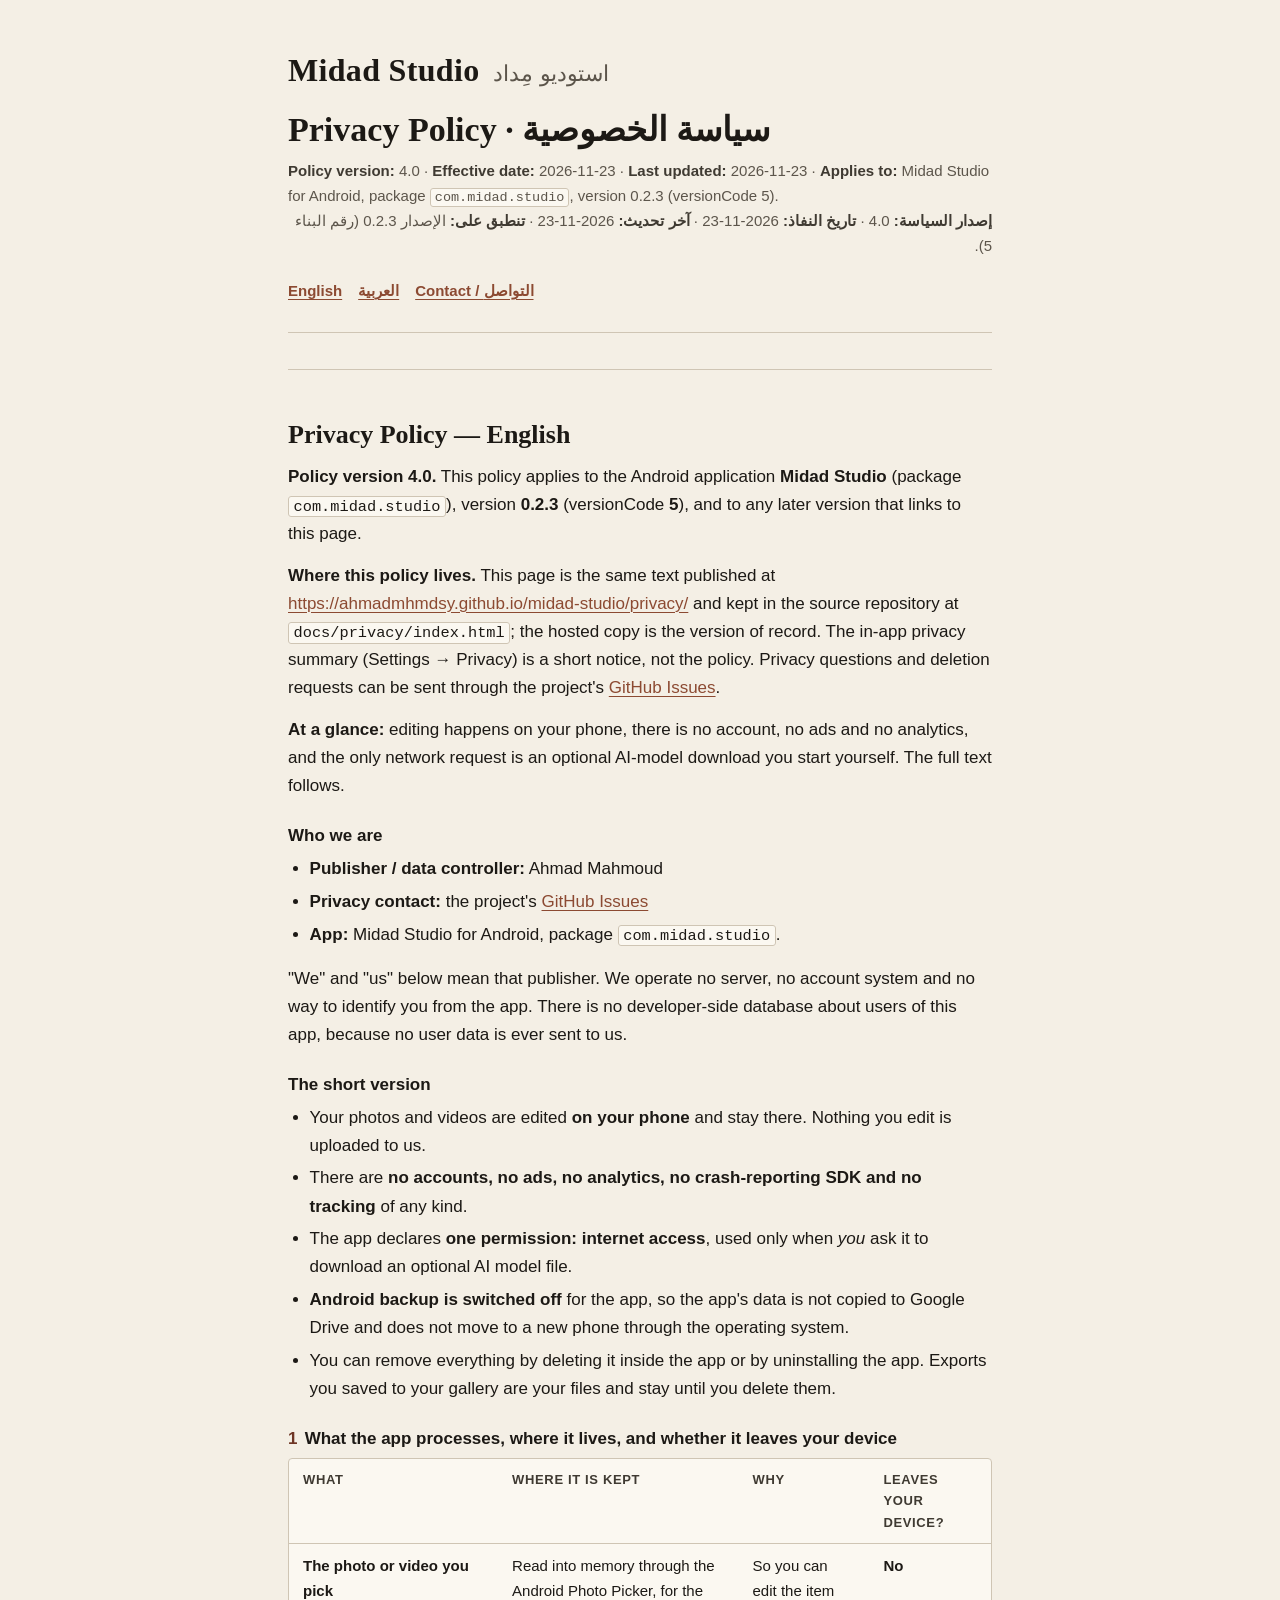
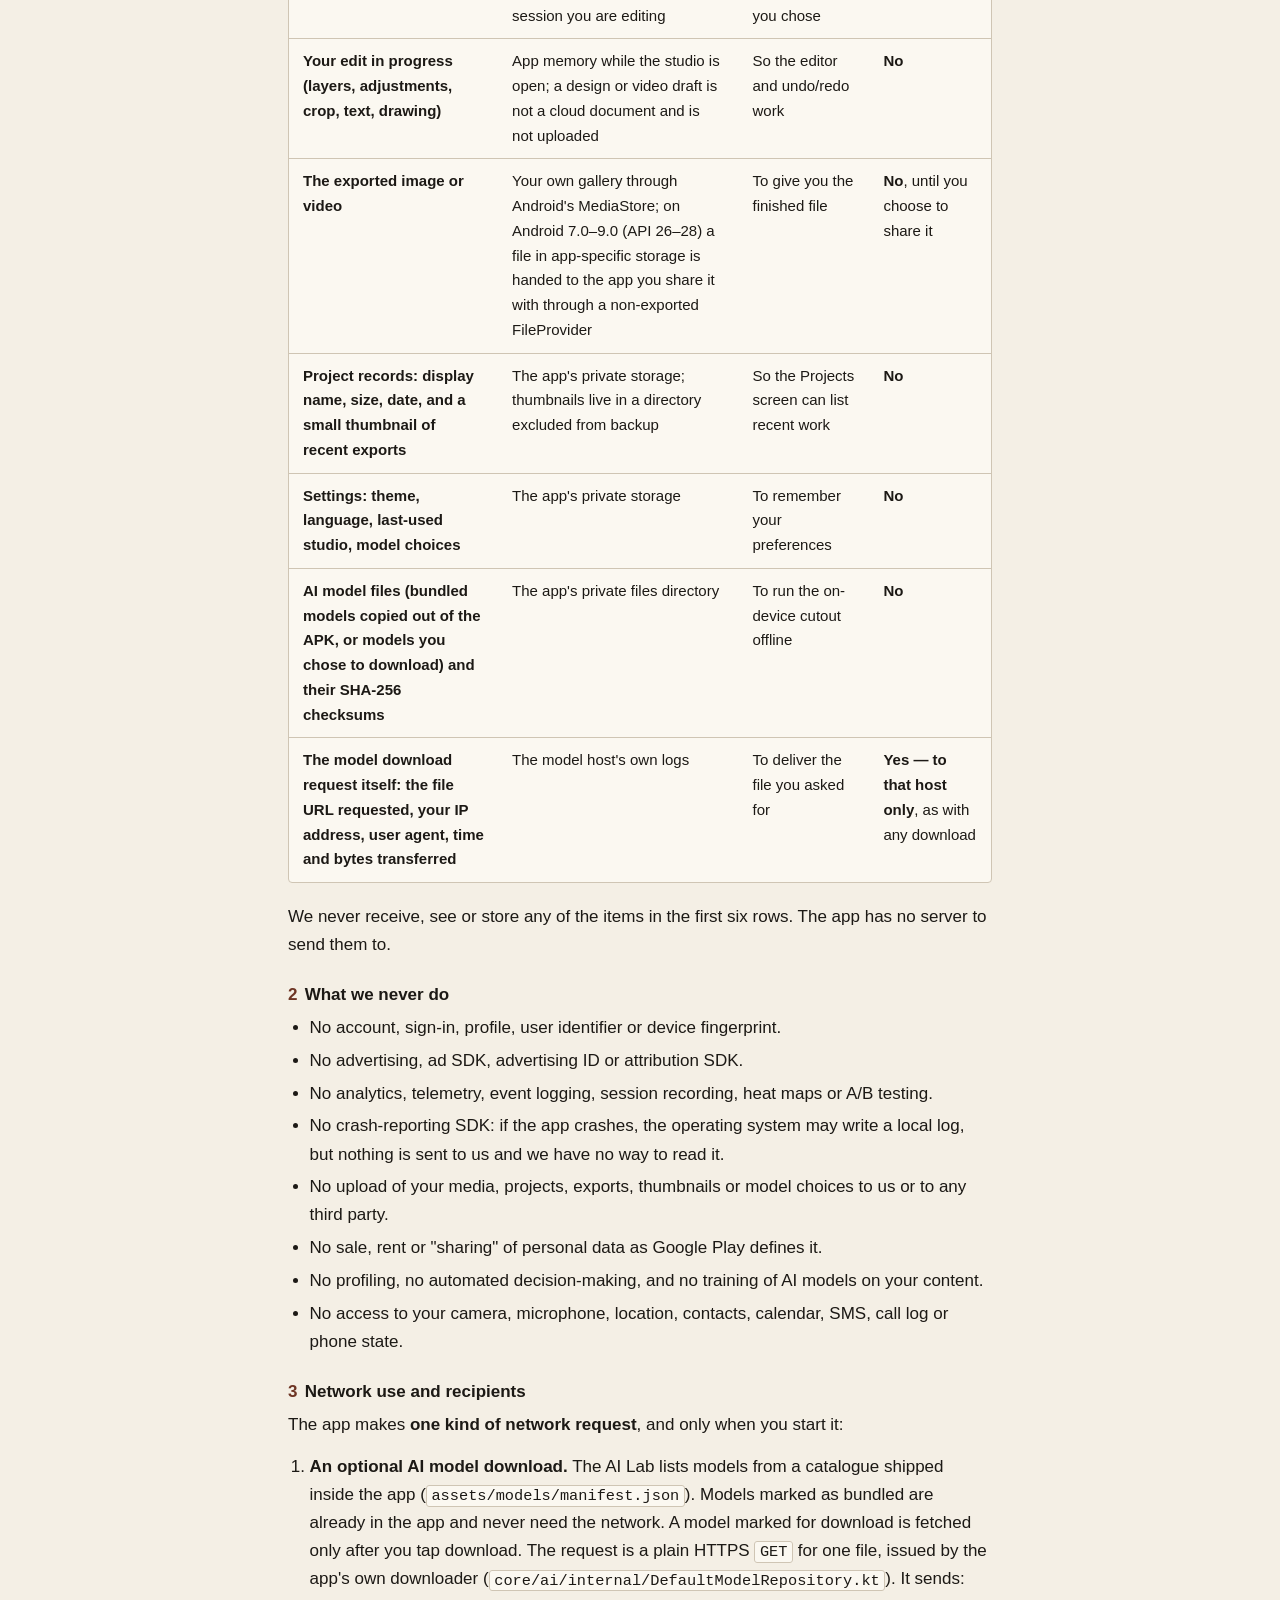
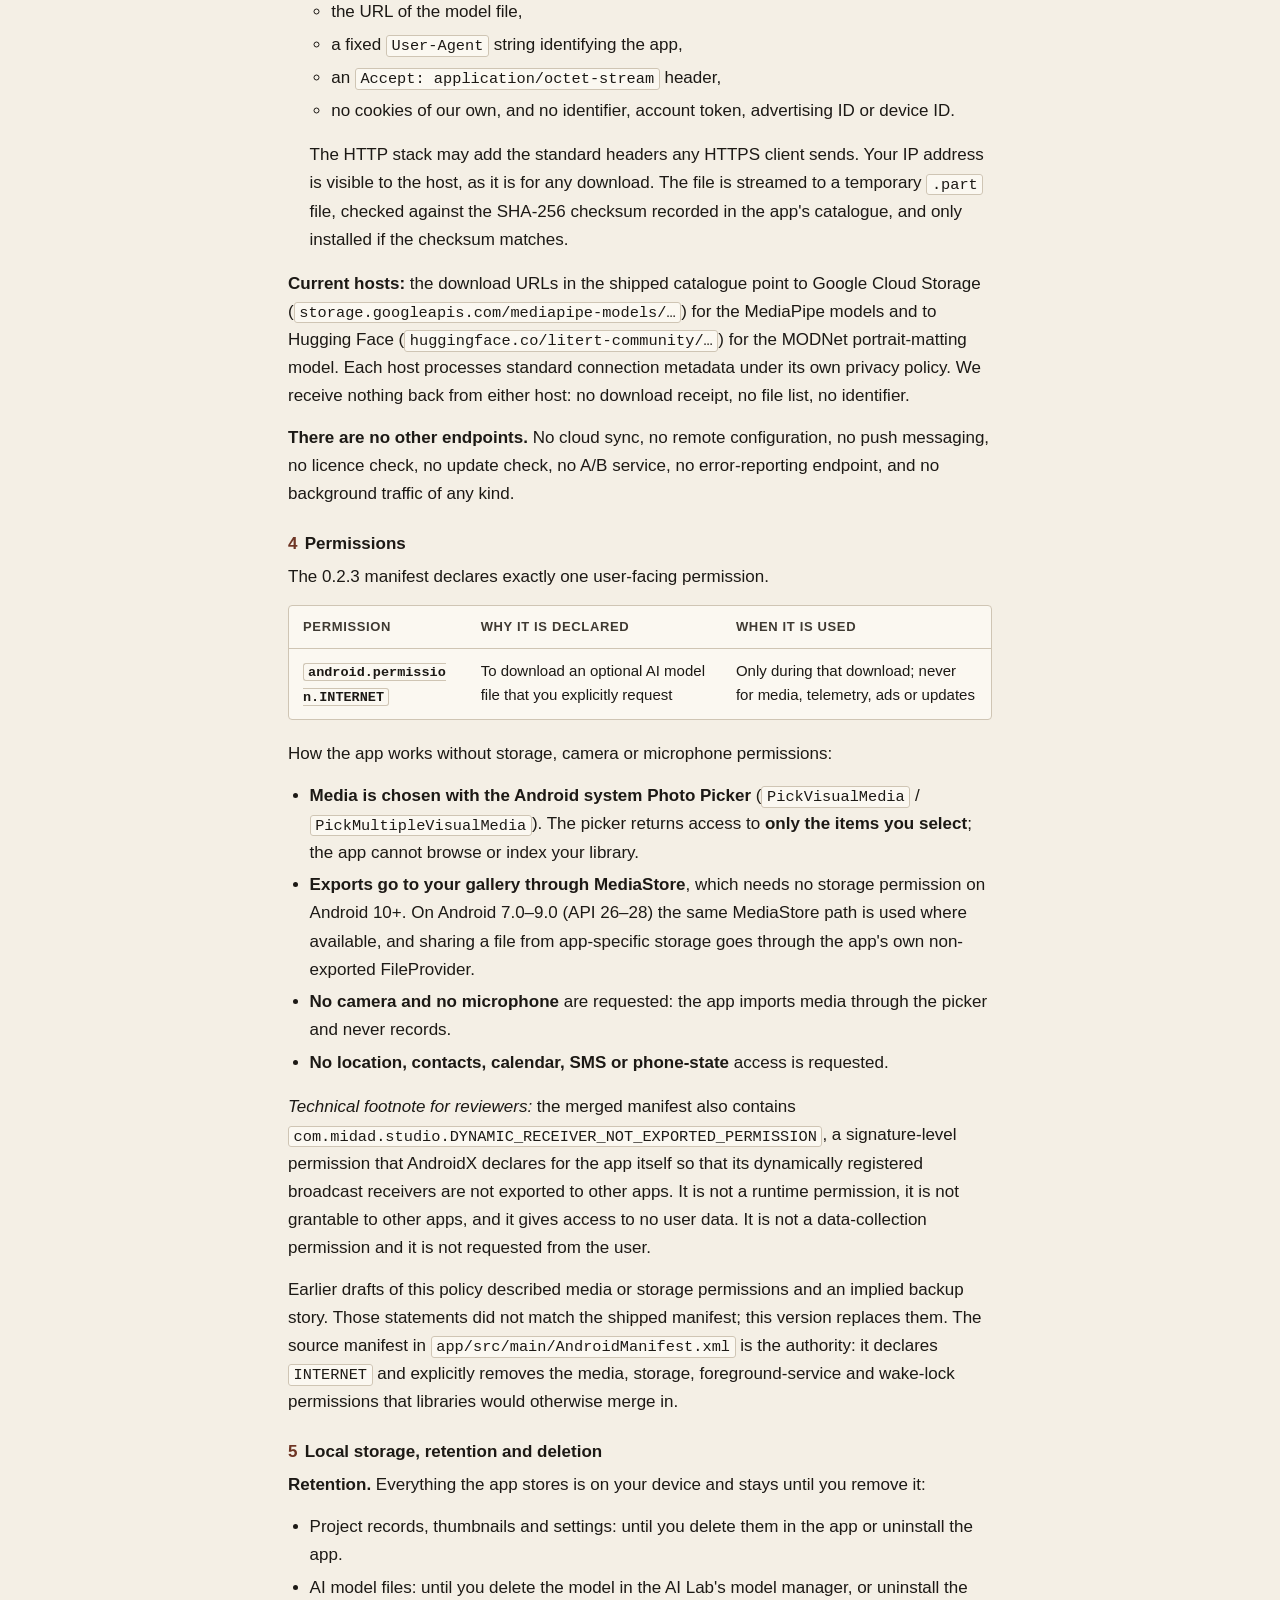
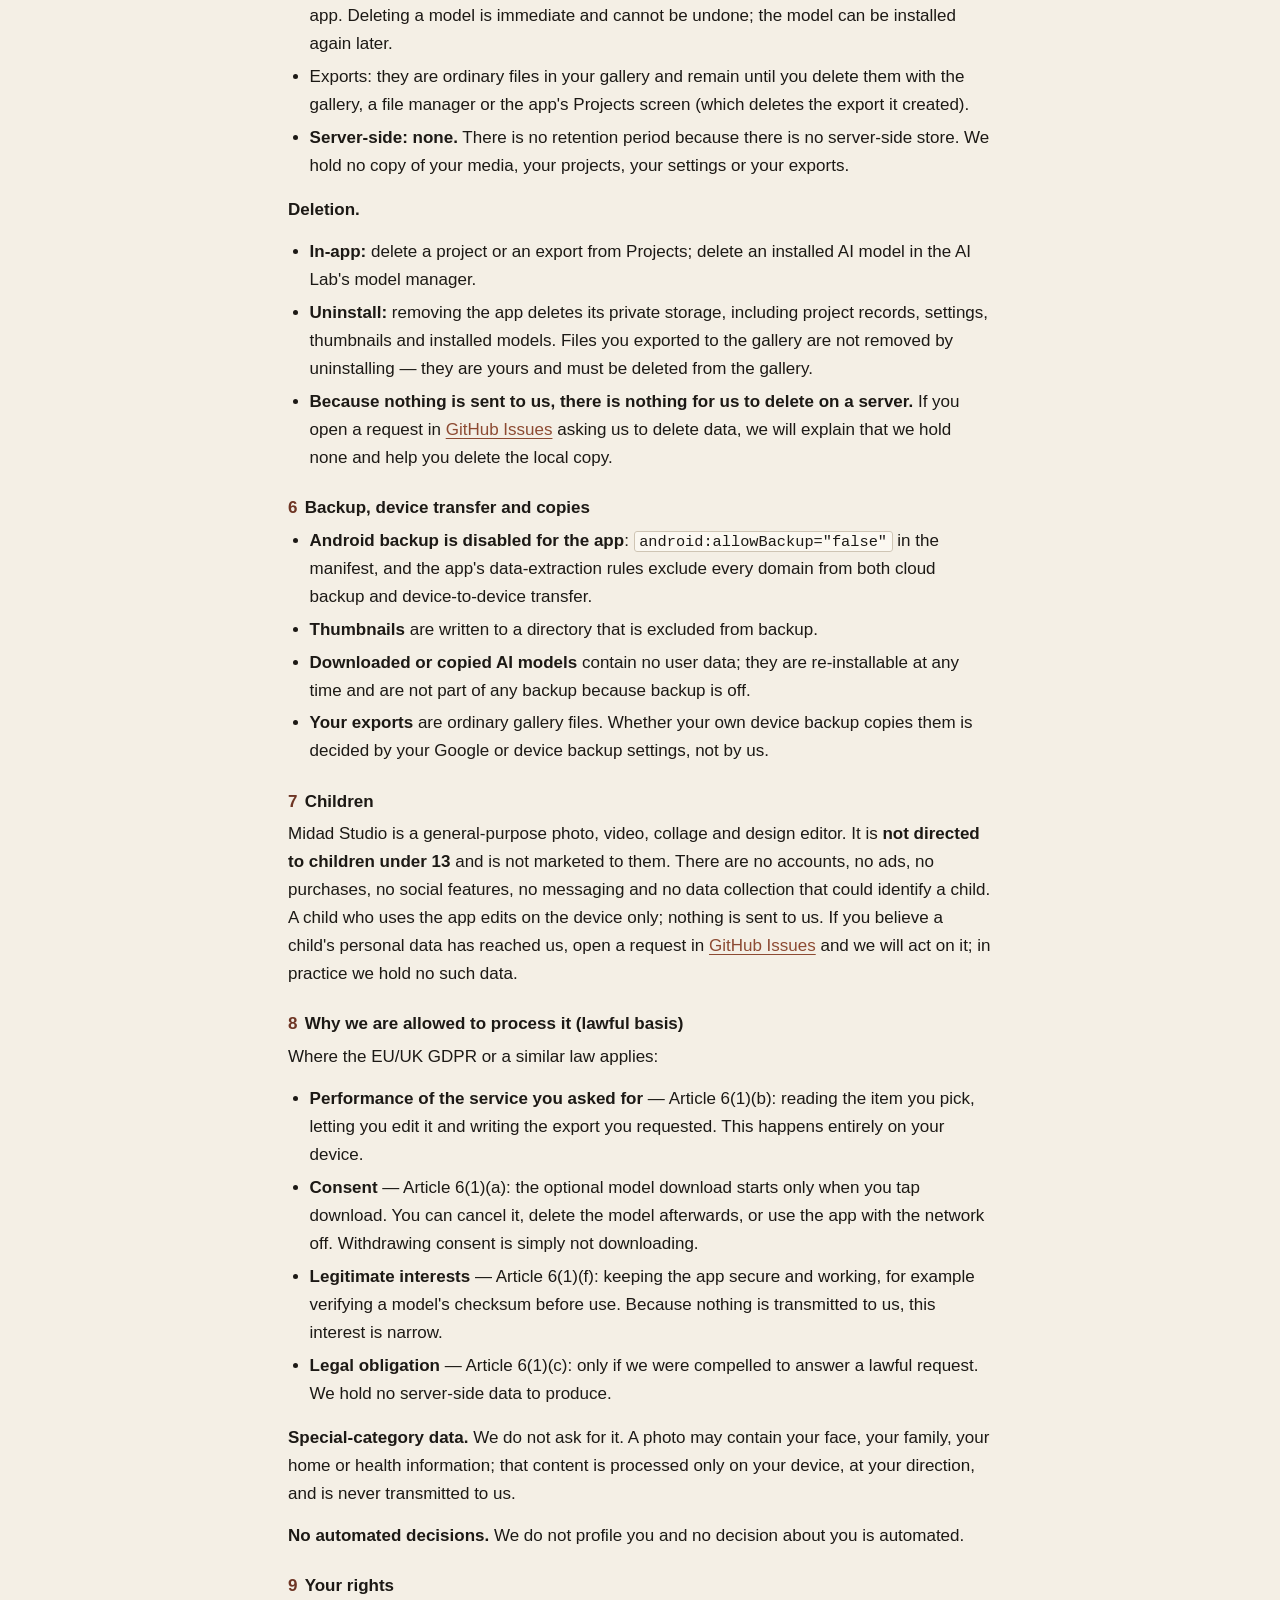
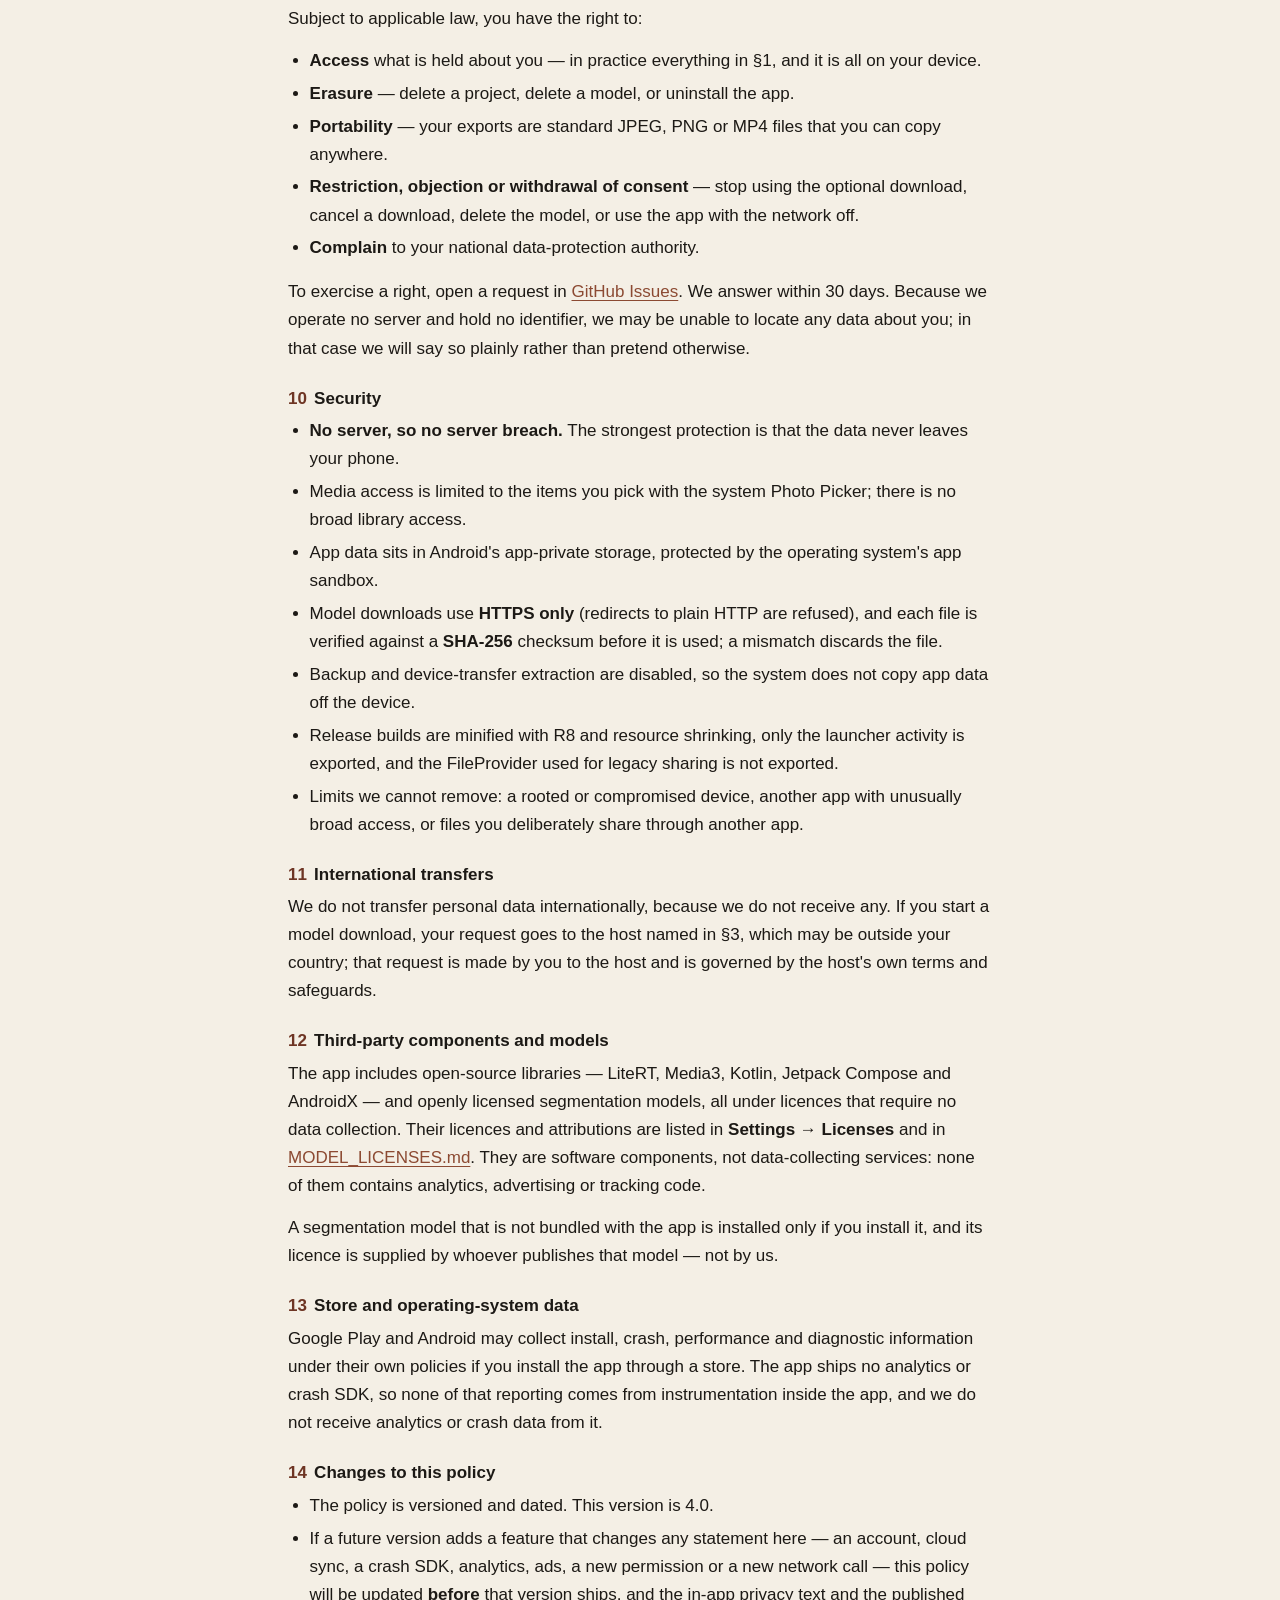
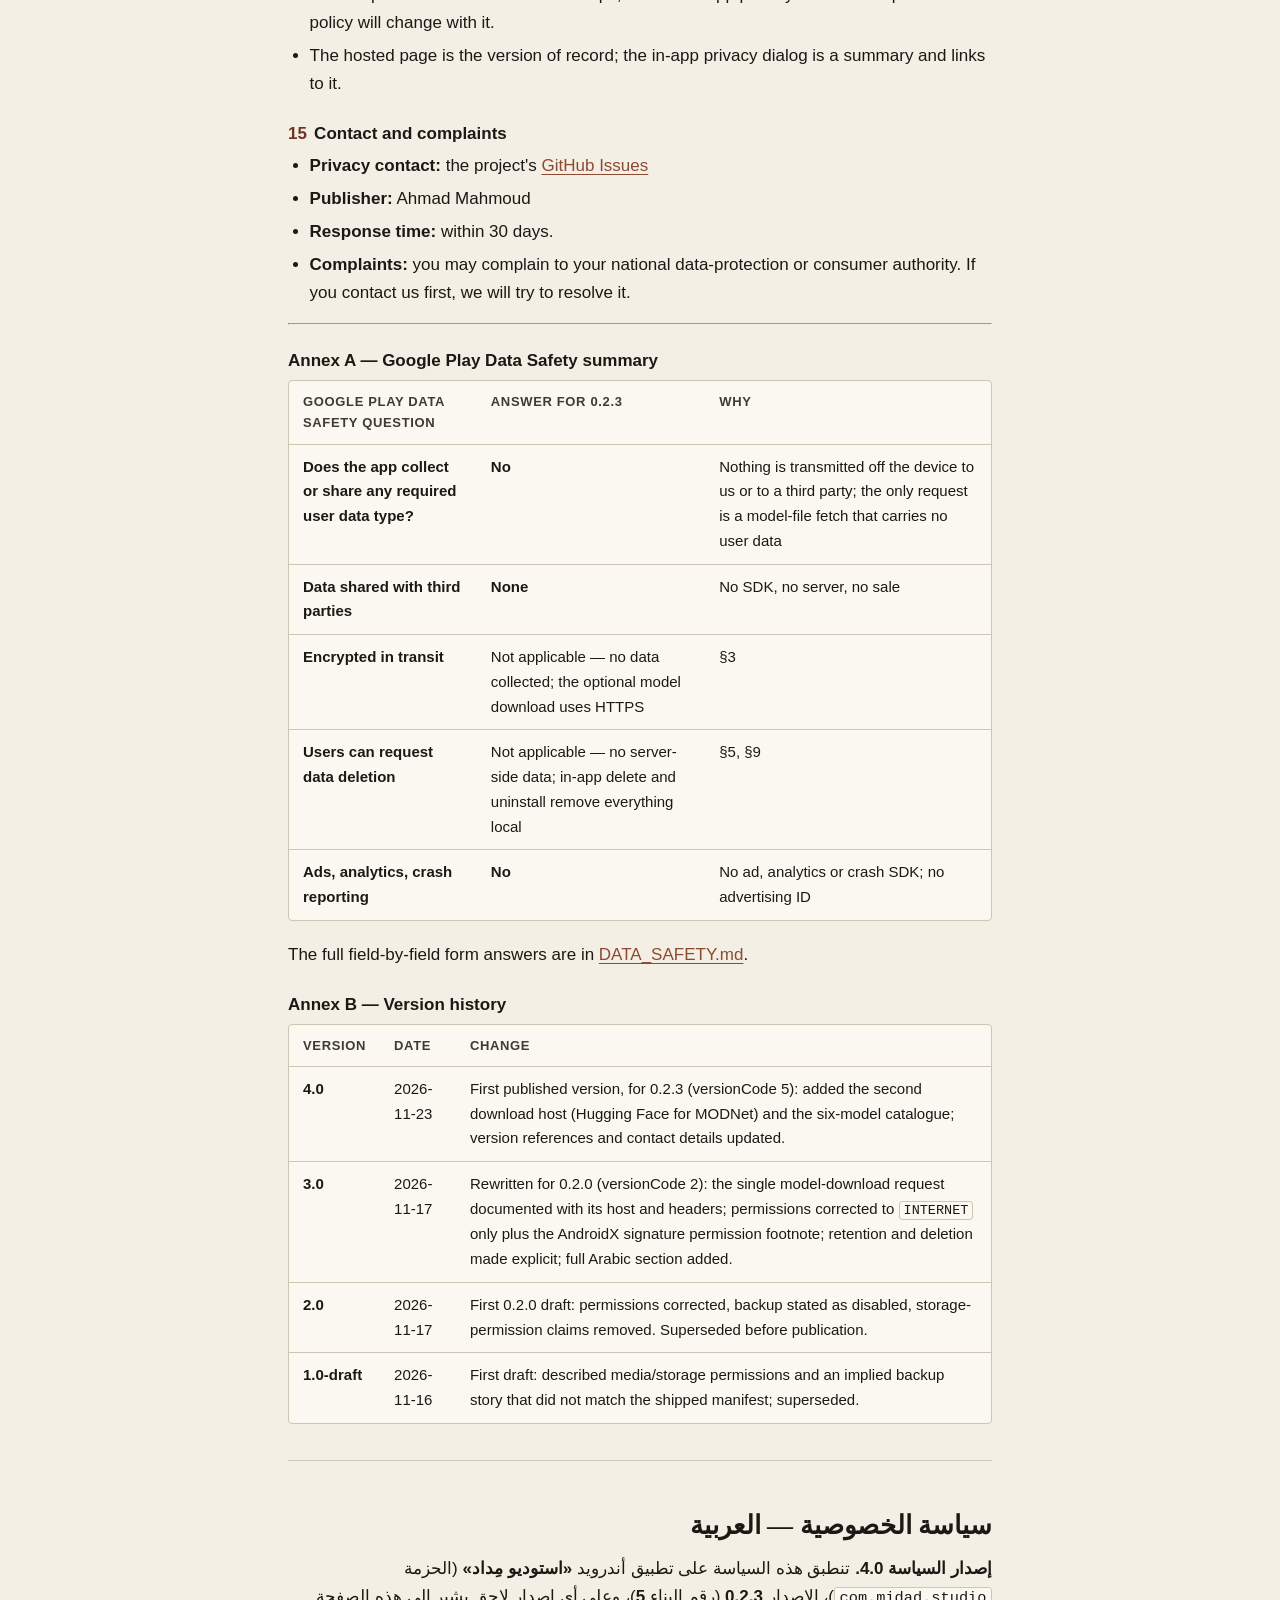
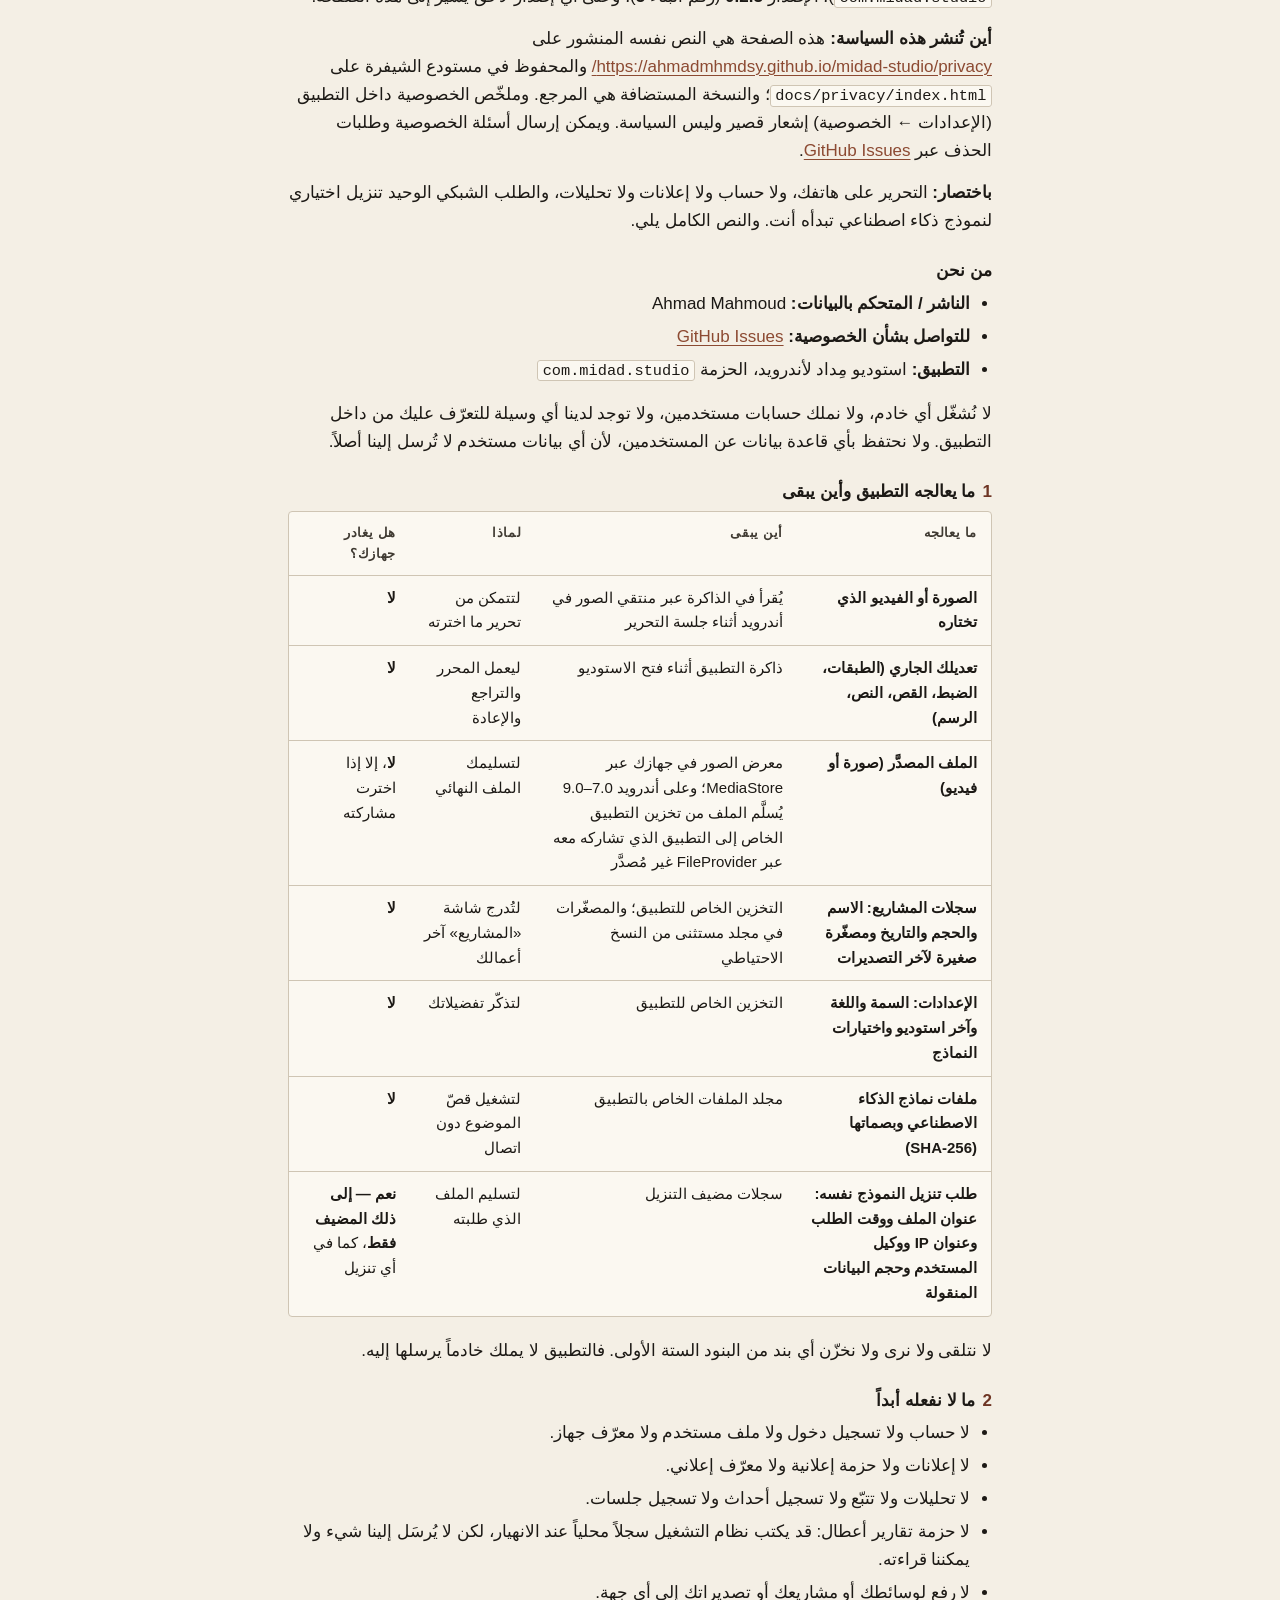
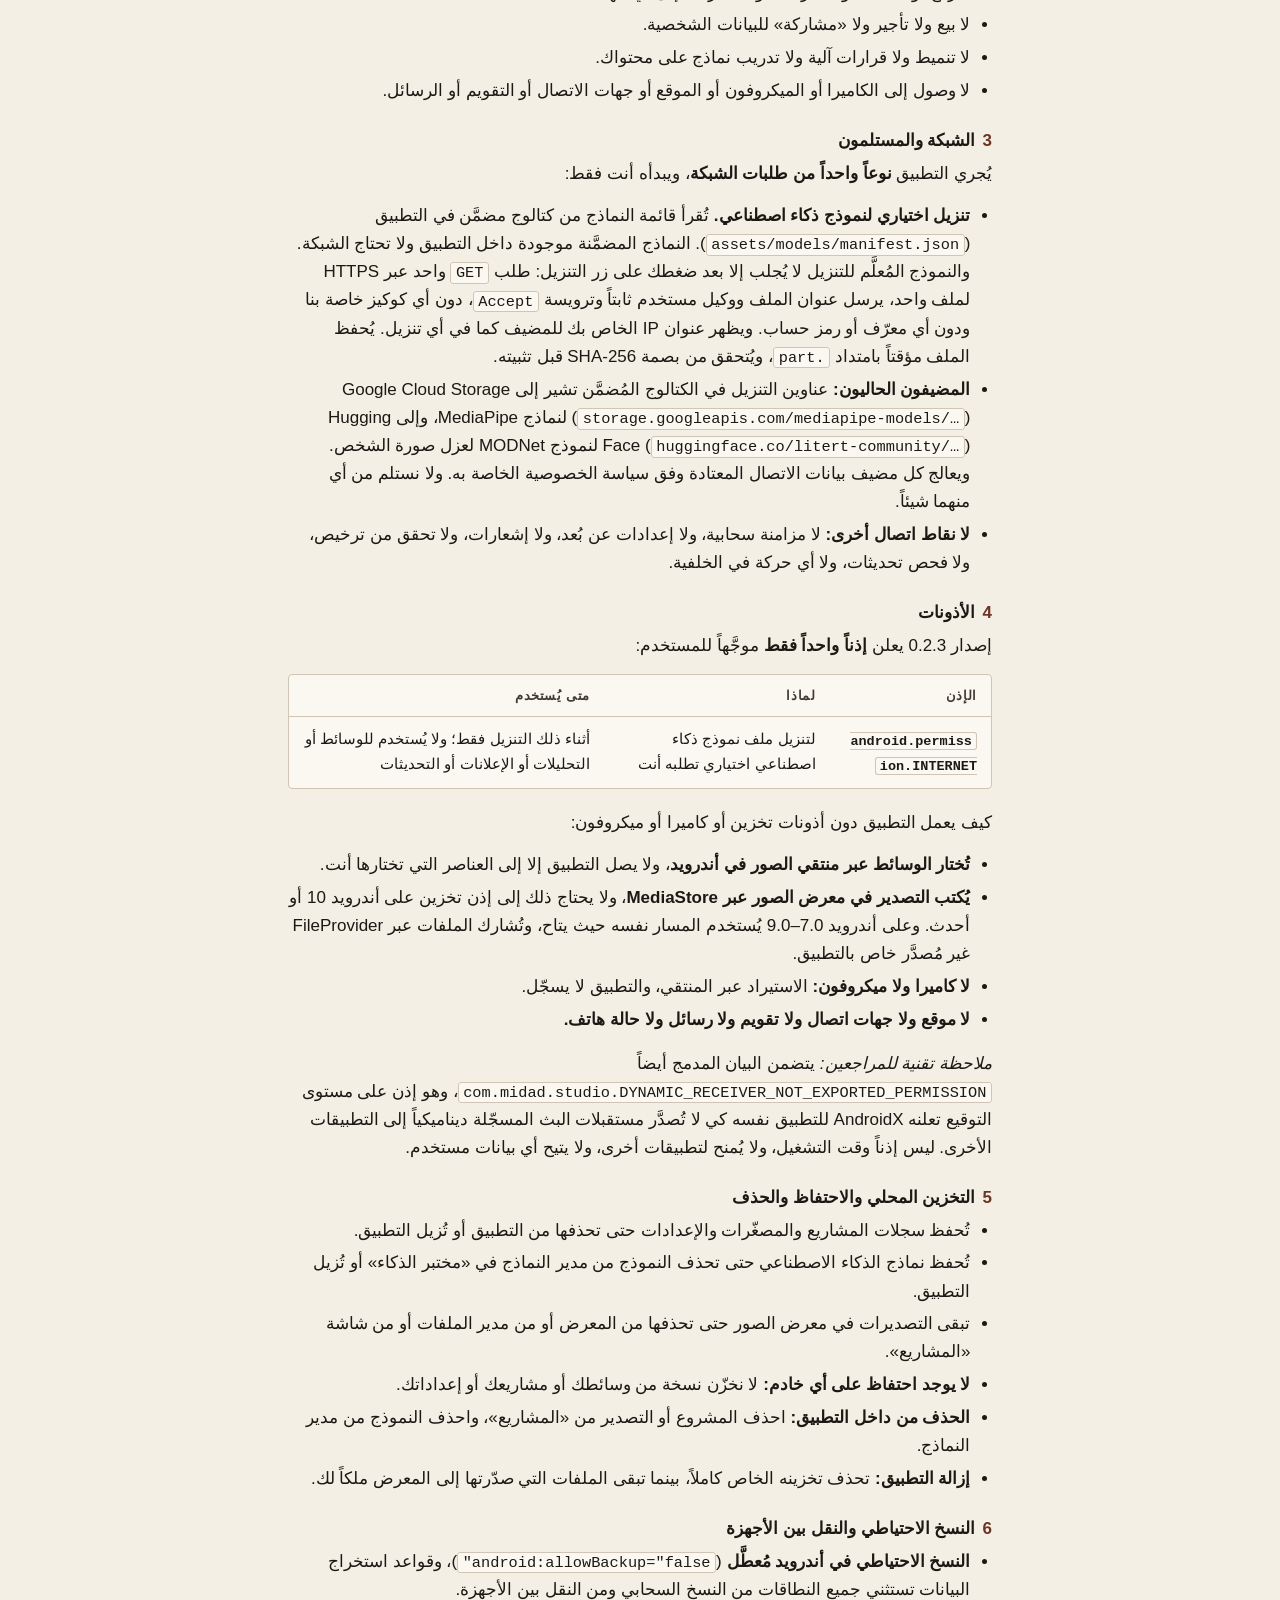
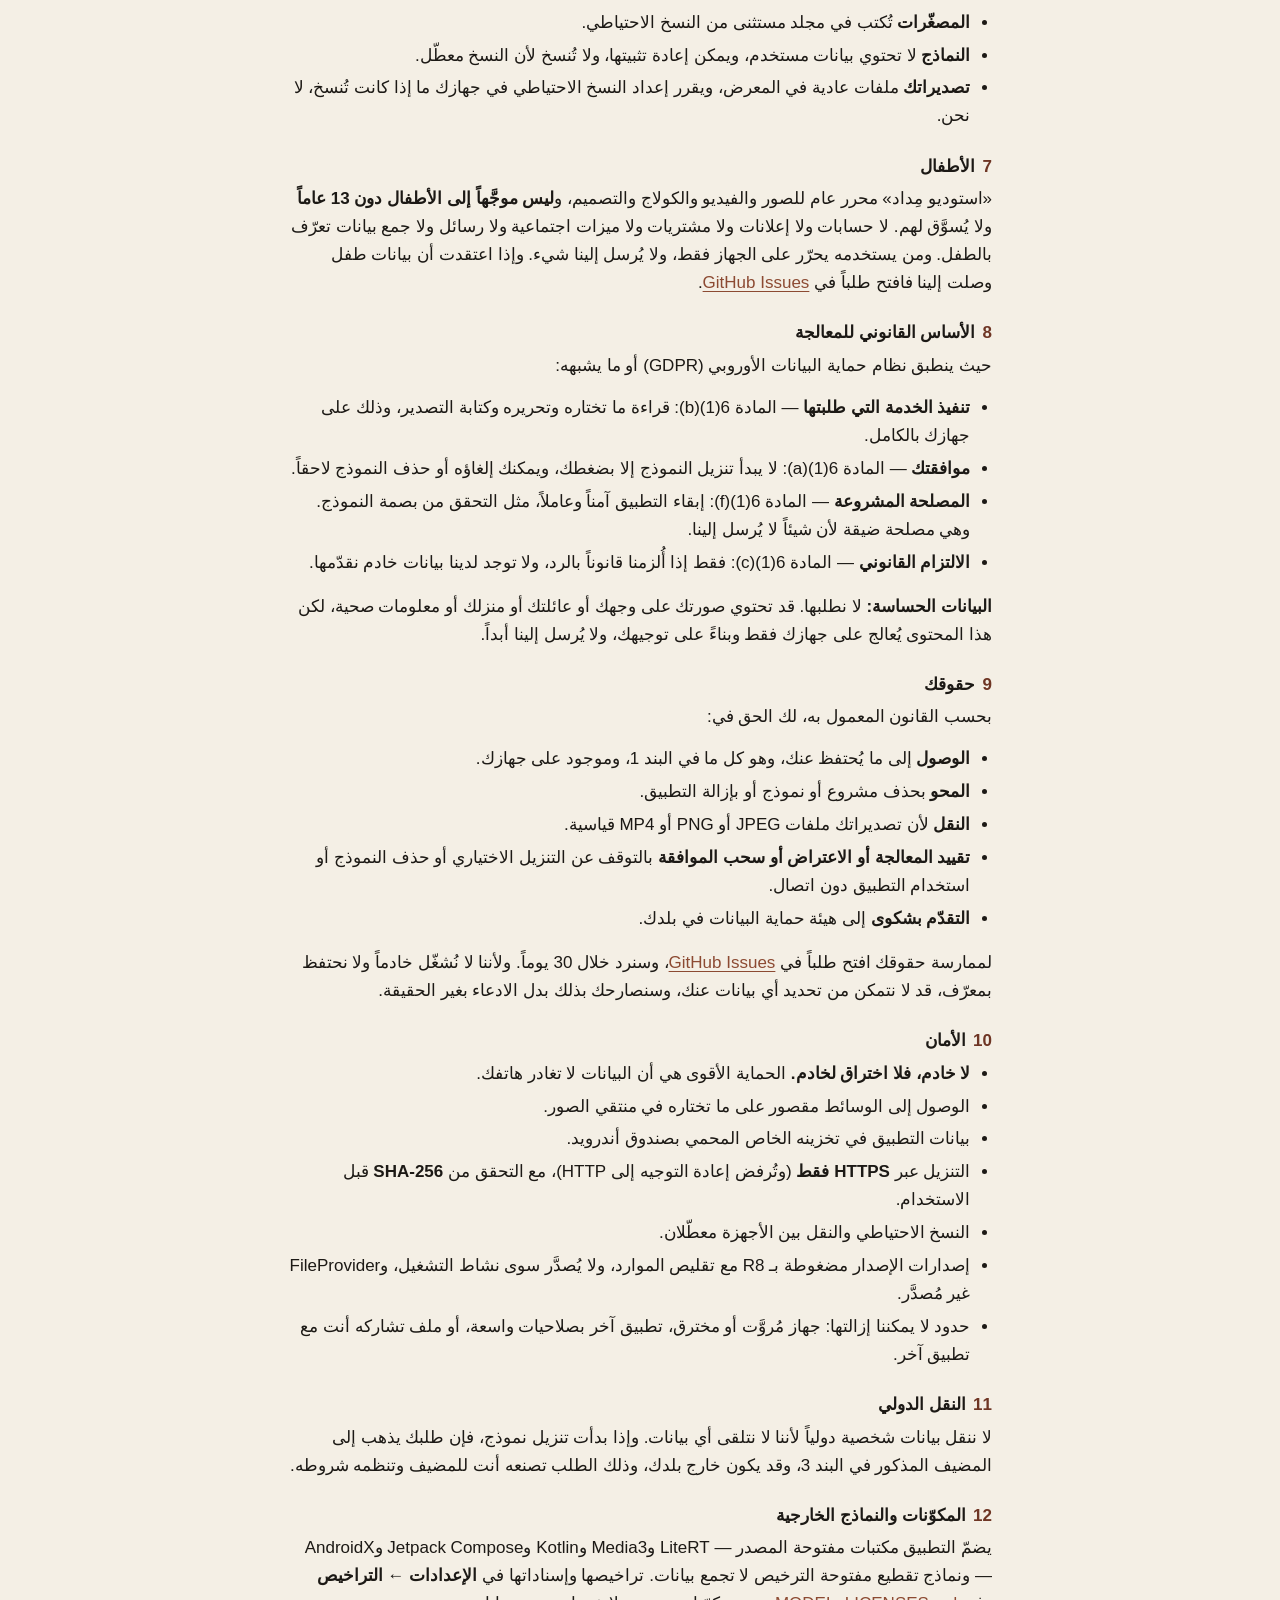
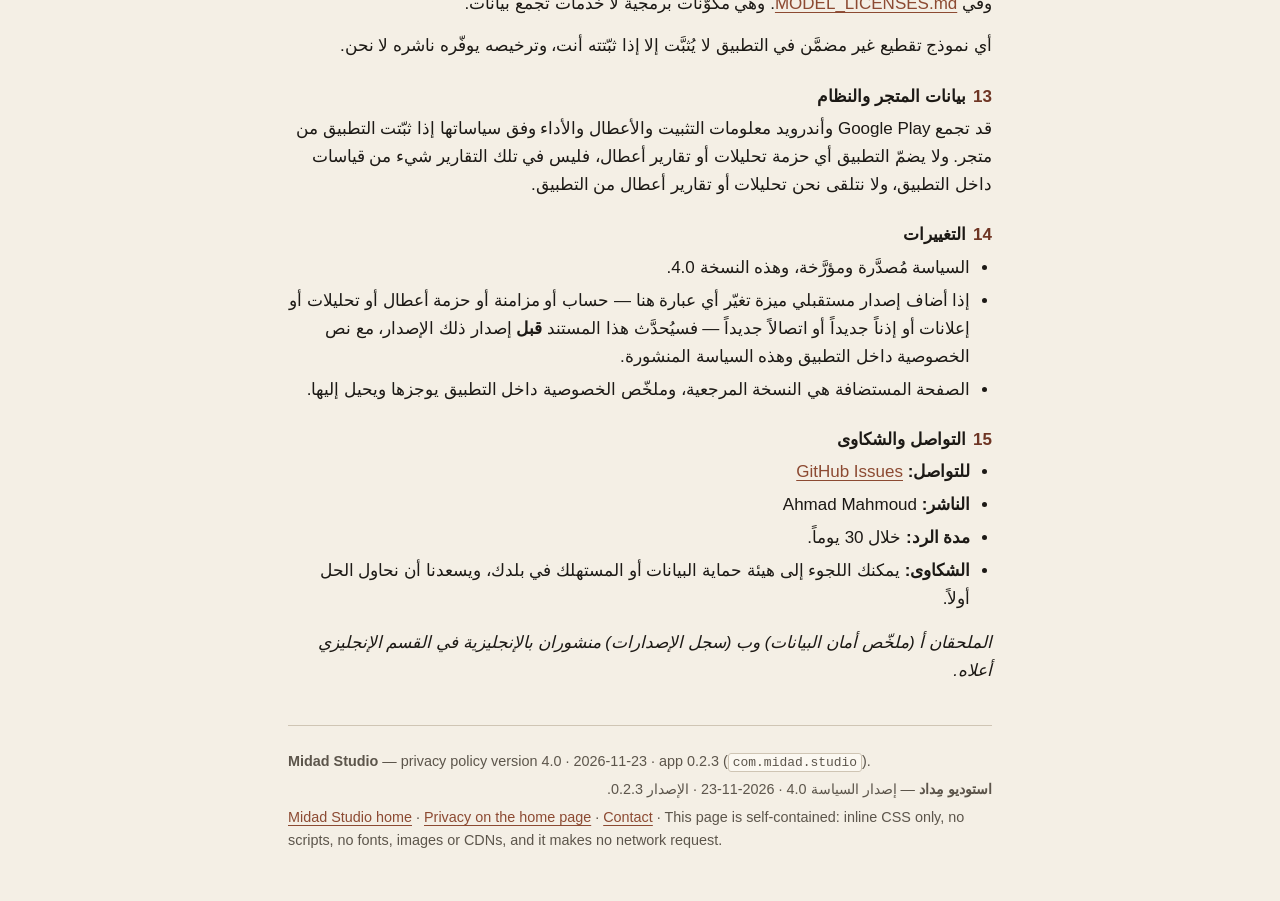
<file: docs/privacy/index.html>
<!DOCTYPE html>
<html lang="en" dir="ltr">
<head>
<meta charset="utf-8">
<meta name="viewport" content="width=device-width, initial-scale=1">
<meta name="color-scheme" content="light">
<title>Privacy policy — Midad Studio</title>
<meta name="description" content="Privacy policy for Midad Studio, an offline-first Android photo, video, collage and AI studio. No account, no ads, no analytics, no uploads.">
<meta name="robots" content="index, follow, max-image-preview:large">
<meta name="theme-color" content="#F4EFE5">
<link rel="canonical" href="https://ahmadmhmdsy.github.io/midad-studio/privacy/">
<link rel="icon" href="../favicon.ico" sizes="any">
<link rel="icon" href="../favicon-32.png" type="image/png" sizes="32x32">
<link rel="apple-touch-icon" href="../apple-touch-icon.png">
<link rel="manifest" href="../manifest.webmanifest">
<meta property="og:type" content="website">
<meta property="og:site_name" content="Midad Studio">
<meta property="og:title" content="Privacy policy — Midad Studio">
<meta property="og:description" content="How Midad Studio handles your data: on-device editing, one optional network request, no account, no ads, no analytics and no uploads.">
<meta property="og:url" content="https://ahmadmhmdsy.github.io/midad-studio/privacy/">
<meta property="og:image" content="https://ahmadmhmdsy.github.io/midad-studio/og-image.png">
<meta property="og:image:width" content="1200">
<meta property="og:image:height" content="630">
<meta property="og:image:alt" content="Midad Studio icon beside the headline: Four studios. One private app. Nothing leaves your phone.">
<meta property="og:locale" content="en_US">
<meta property="og:locale:alternate" content="ar_IQ">
<meta name="twitter:card" content="summary_large_image">
<meta name="twitter:title" content="Privacy policy — Midad Studio">
<meta name="twitter:description" content="On-device editing, one optional network request, no account, no ads and no analytics — the Midad Studio privacy policy.">
<meta name="twitter:image" content="https://ahmadmhmdsy.github.io/midad-studio/og-image.png">
<meta name="twitter:image:alt" content="Midad Studio icon beside the headline: Four studios. One private app. Nothing leaves your phone.">
<style>
  :root{
    --paper:#F4EFE5;
    --raised:#FBF8F1;
    --ink:#1C1915;
    --ink-soft:#3F3A32;
    --ink-faint:#5C554B;
    --rule:#CFC5B4;
    --accent:#8C4A32;
    --accent-strong:#6E3524;
    --wash:#EFE0C6;
    --measure:48rem;
    --radius:4px;
  }
  *{box-sizing:border-box}
  html{-webkit-text-size-adjust:100%}
  body{
    margin:0;background:var(--paper);color:var(--ink);
    font-family:-apple-system,BlinkMacSystemFont,"Segoe UI",Roboto,"Helvetica Neue",Arial,sans-serif;
    font-size:1.0625rem;line-height:1.65;
  }
  a{color:var(--accent);text-underline-offset:.18em;text-decoration-thickness:1px}
  a:hover{color:var(--accent-strong)}
  a:focus-visible,summary:focus-visible{outline:3px solid var(--accent);outline-offset:3px;border-radius:2px}
  .skip{position:absolute;inset-inline-start:-9999px;top:0;background:var(--ink);color:var(--paper);padding:.75rem 1rem;z-index:10}
  .skip:focus{inset-inline-start:.5rem;top:.5rem}
  .wrap{max-width:var(--measure);margin:0 auto;padding-inline:clamp(1rem,4vw,2rem);padding-block:clamp(1.5rem,4vw,2.75rem)}
  header.masthead{border-block-end:1px solid var(--rule);padding-block-end:clamp(1rem,3vw,1.75rem);margin-block-end:1.25rem}
  a.brand{text-decoration:none;color:inherit}
  a.brand:hover .wordmark{color:var(--accent-strong)}
  a.brand{text-decoration:none;color:inherit}
  a.brand:hover .wordmark{color:var(--accent-strong)}
  .brand{display:flex;flex-wrap:wrap;align-items:baseline;gap:.25rem .875rem;margin:0 0 .75rem}
  .brand .wordmark{font-family:Georgia,"Times New Roman",serif;font-size:clamp(1.5rem,4.5vw,2rem);font-weight:600;letter-spacing:.01em;margin:0}
  .brand .arabic{font-size:clamp(1.125rem,3.5vw,1.375rem);color:var(--ink-faint)}
  h1{font-family:Georgia,"Times New Roman",serif;font-size:clamp(1.5rem,4.4vw,2.125rem);line-height:1.25;margin:.25rem 0 .5rem;font-weight:600}
  .meta{margin:0;color:var(--ink-faint);font-size:.9375rem}
  .meta strong{color:var(--ink-soft);font-weight:600}
  .langnav{margin:1.25rem 0 0;display:flex;flex-wrap:wrap;gap:.5rem 1rem;font-size:.9375rem}
  .langnav a{font-weight:600}
  main{display:block}
  section[lang="ar"]{direction:rtl;text-align:start}
  .part{border-block-start:1px solid var(--rule);margin-block-start:2.25rem;padding-block-start:1.25rem}
  h2{font-family:Georgia,"Times New Roman",serif;font-size:clamp(1.25rem,3.6vw,1.625rem);line-height:1.3;margin:1.75rem 0 .75rem;font-weight:600}
  h3{font-size:1.0625rem;line-height:1.45;margin:1.5rem 0 .375rem;font-weight:650}
  h3 .num{color:var(--accent-strong);font-variant-numeric:tabular-nums;margin-inline-end:.45rem}
  p{margin:0 0 .875rem}
  ul,ol{margin:0 0 1rem;padding-inline-start:1.35rem}
  li{margin-block:.3rem}
  code{font-family:ui-monospace,SFMono-Regular,Menlo,Consolas,"Liberation Mono",monospace;font-size:.9em;background:var(--raised);border:1px solid var(--rule);border-radius:3px;padding:.05em .3em;word-break:break-word}
  .note{margin:1rem 0 1.25rem;padding:.875rem 1rem;background:var(--raised);border:1px solid var(--rule);border-inline-start:1px solid var(--accent);border-radius:var(--radius);font-size:.9375rem;color:var(--ink-soft)}
  .note p:last-child{margin-block-end:0}
  .tablewrap{overflow-x:auto;margin:0 0 1.25rem;border:1px solid var(--rule);border-radius:var(--radius);background:var(--raised)}
  table{border-collapse:collapse;width:100%;font-size:.9375rem;min-width:36rem}
  caption{text-align:start;padding:.75rem 1rem .25rem;color:var(--ink-faint);font-size:.875rem}
  th,td{padding:.625rem .875rem;text-align:start;vertical-align:top;border-block-end:1px solid var(--rule)}
  thead th{font-size:.8125rem;letter-spacing:.05em;text-transform:uppercase;color:var(--ink-soft);font-weight:700}
  tbody tr:last-child th,tbody tr:last-child td{border-block-end:0}
  tbody th{font-weight:600}
  ul.toc{margin:0 0 1rem;padding-inline-start:1.35rem;columns:2;column-gap:2rem;font-size:.9375rem}
  ul.toc li{break-inside:avoid}
  @media (max-width:36rem){ul.toc{columns:1}}
  footer{margin-block-start:2.5rem;padding-block-start:1.25rem;border-block-start:1px solid var(--rule);color:var(--ink-faint);font-size:.9rem}
  footer p{margin-block:.25rem}
  @media print{
    body{background:#fff;color:#000}
    .skip,.langnav,.draft{display:none}
    a{color:#000;text-decoration:underline}
    .tablewrap{overflow:visible;border-color:#999}
    table{min-width:0}
    h2,h3{break-after:avoid}
    tr,li{break-inside:avoid}
  }
</style>
</head>
<body>
<a class="skip" href="#main">Skip to the policy</a>
<div class="wrap">

  <header class="masthead">
    <a class="brand" href="../"><span class="wordmark">Midad Studio</span> <span class="arabic" lang="ar" dir="rtl">استوديو مِداد</span></a>
    <h1>Privacy Policy · سياسة الخصوصية</h1>
    <p class="meta"><strong>Policy version:</strong> 4.0 · <strong>Effective date:</strong> 2026-11-23 · <strong>Last updated:</strong> 2026-11-23 ·
      <strong>Applies to:</strong> Midad Studio for Android, package <code>com.midad.studio</code>, version 0.2.3 (versionCode 5).</p>
    <p class="meta" lang="ar" dir="rtl"><strong>إصدار السياسة:</strong> 4.0 · <strong>تاريخ النفاذ:</strong> 2026-11-23 · <strong>آخر تحديث:</strong> 2026-11-23 · <strong>تنطبق على:</strong> الإصدار 0.2.3 (رقم البناء 5).</p>

    <nav class="langnav" aria-label="Language / اللغة">
      <a href="#english" lang="en">English</a>
      <a href="#arabic" lang="ar" dir="rtl">العربية</a>
      <a href="#contact">Contact / التواصل</a>
    </nav>
  </header>

  <main id="main">

  <!-- ============================ ENGLISH ============================ -->
  <section id="english" lang="en" dir="ltr" class="part" aria-labelledby="en-title">
    <h2 id="en-title">Privacy Policy — English</h2>
<p><strong>Policy version 4.0.</strong> This policy applies to the Android application <strong>Midad Studio</strong>
  (package <code>com.midad.studio</code>), version <strong>0.2.3</strong> (versionCode <strong>5</strong>), and to any later
  version that links to this page.</p>
<p><strong>Where this policy lives.</strong> This page is the same text published at
  <a href="https://ahmadmhmdsy.github.io/midad-studio/privacy/">https://ahmadmhmdsy.github.io/midad-studio/privacy/</a>
  and kept in the source repository at <code>docs/privacy/index.html</code>; the hosted copy is the version of record.
  The in-app privacy summary (Settings → Privacy) is a short notice, not the policy. Privacy questions and deletion
  requests can be sent through the project's <a href="https://github.com/ahmadmhmdsy/midad-studio/issues">GitHub Issues</a>.</p>
<p><strong>At a glance:</strong> editing happens on your phone, there is no account, no ads and no analytics, and the
  only network request is an optional AI-model download you start yourself. The full text follows.</p>
<h3>Who we are</h3>
<ul><li><strong>Publisher / data controller:</strong> Ahmad Mahmoud</li><li><strong>Privacy contact:</strong> the project's <a href="https://github.com/ahmadmhmdsy/midad-studio/issues">GitHub Issues</a></li><li><strong>App:</strong> Midad Studio for Android, package <code>com.midad.studio</code>.</li></ul>
<p>"We" and "us" below mean that publisher. We operate no server, no account system and no way to identify you from the app. There is no developer-side database about users of this app, because no user data is ever sent to us.</p>
<h3>The short version</h3>
<ul><li>Your photos and videos are edited <strong>on your phone</strong> and stay there. Nothing you edit is uploaded to us.</li><li>There are <strong>no accounts, no ads, no analytics, no crash-reporting SDK and no tracking</strong> of any kind.</li><li>The app declares <strong>one permission: internet access</strong>, used only when <em>you</em> ask it to download an optional AI model file.</li><li><strong>Android backup is switched off</strong> for the app, so the app's data is not copied to Google Drive and does not move to a new phone through the operating system.</li><li>You can remove everything by deleting it inside the app or by uninstalling the app. Exports you saved to your gallery are your files and stay until you delete them.</li></ul>
<h3><span class="num">1</span>What the app processes, where it lives, and whether it leaves your device</h3>
<div class="tablewrap">
<table>
<thead><tr><th scope="col">What</th><th scope="col">Where it is kept</th><th scope="col">Why</th><th scope="col">Leaves your device?</th></tr></thead>
<tbody>
<tr><th scope="row">The photo or video you pick</th><td>Read into memory through the Android Photo Picker, for the session you are editing</td><td>So you can edit the item you chose</td><td><strong>No</strong></td></tr>
<tr><th scope="row">Your edit in progress (layers, adjustments, crop, text, drawing)</th><td>App memory while the studio is open; a design or video draft is not a cloud document and is not uploaded</td><td>So the editor and undo/redo work</td><td><strong>No</strong></td></tr>
<tr><th scope="row">The exported image or video</th><td>Your own gallery through Android's MediaStore; on Android 7.0–9.0 (API 26–28) a file in app-specific storage is handed to the app you share it with through a non-exported FileProvider</td><td>To give you the finished file</td><td><strong>No</strong>, until you choose to share it</td></tr>
<tr><th scope="row">Project records: display name, size, date, and a small thumbnail of recent exports</th><td>The app's private storage; thumbnails live in a directory excluded from backup</td><td>So the Projects screen can list recent work</td><td><strong>No</strong></td></tr>
<tr><th scope="row">Settings: theme, language, last-used studio, model choices</th><td>The app's private storage</td><td>To remember your preferences</td><td><strong>No</strong></td></tr>
<tr><th scope="row">AI model files (bundled models copied out of the APK, or models you chose to download) and their SHA-256 checksums</th><td>The app's private files directory</td><td>To run the on-device cutout offline</td><td><strong>No</strong></td></tr>
<tr><th scope="row">The model download request itself: the file URL requested, your IP address, user agent, time and bytes transferred</th><td>The model host's own logs</td><td>To deliver the file you asked for</td><td><strong>Yes — to that host only</strong>, as with any download</td></tr>
</tbody>
</table>
</div>
<p>We never receive, see or store any of the items in the first six rows. The app has no server to send them to.</p>
<h3><span class="num">2</span>What we never do</h3>
<ul><li>No account, sign-in, profile, user identifier or device fingerprint.</li><li>No advertising, ad SDK, advertising ID or attribution SDK.</li><li>No analytics, telemetry, event logging, session recording, heat maps or A/B testing.</li><li>No crash-reporting SDK: if the app crashes, the operating system may write a local log, but nothing is sent to us and we have no way to read it.</li><li>No upload of your media, projects, exports, thumbnails or model choices to us or to any third party.</li><li>No sale, rent or "sharing" of personal data as Google Play defines it.</li><li>No profiling, no automated decision-making, and no training of AI models on your content.</li><li>No access to your camera, microphone, location, contacts, calendar, SMS, call log or phone state.</li></ul>
<h3><span class="num">3</span>Network use and recipients</h3>
<p>The app makes <strong>one kind of network request</strong>, and only when you start it:</p>
<ol><li><strong>An optional AI model download.</strong> The AI Lab lists models from a catalogue shipped inside the app (<code>assets/models/manifest.json</code>). Models marked as bundled are already in the app and never need the network. A model marked for download is fetched only after you tap download. The request is a plain HTTPS <code>GET</code> for one file, issued by the app's own downloader (<code>core/ai/internal/DefaultModelRepository.kt</code>). It sends:
<ul><li>the URL of the model file,</li><li>a fixed <code>User-Agent</code> string identifying the app,</li><li>an <code>Accept: application/octet-stream</code> header,</li><li>no cookies of our own, and no identifier, account token, advertising ID or device ID.</li></ul> The HTTP stack may add the standard headers any HTTPS client sends. Your IP address is visible to the host, as it is for any download. The file is streamed to a temporary <code>.part</code> file, checked against the SHA-256 checksum recorded in the app's catalogue, and only installed if the checksum matches.</li></ol>
<p><strong>Current hosts:</strong> the download URLs in the shipped catalogue point to Google Cloud Storage (<code>storage.googleapis.com/mediapipe-models/…</code>) for the MediaPipe models and to Hugging Face (<code>huggingface.co/litert-community/…</code>) for the MODNet portrait-matting model. Each host processes standard connection metadata under its own privacy policy. We receive nothing back from either host: no download receipt, no file list, no identifier.</p>
<p><strong>There are no other endpoints.</strong> No cloud sync, no remote configuration, no push messaging, no licence check, no update check, no A/B service, no error-reporting endpoint, and no background traffic of any kind.</p>
<h3><span class="num">4</span>Permissions</h3>
<p>The 0.2.3 manifest declares exactly one user-facing permission.</p>
<div class="tablewrap">
<table>
<thead><tr><th scope="col">Permission</th><th scope="col">Why it is declared</th><th scope="col">When it is used</th></tr></thead>
<tbody>
<tr><th scope="row"><code>android.permission.INTERNET</code></th><td>To download an optional AI model file that you explicitly request</td><td>Only during that download; never for media, telemetry, ads or updates</td></tr>
</tbody>
</table>
</div>
<p>How the app works without storage, camera or microphone permissions:</p>
<ul><li><strong>Media is chosen with the Android system Photo Picker</strong> (<code>PickVisualMedia</code> / <code>PickMultipleVisualMedia</code>). The picker returns access to <strong>only the items you select</strong>; the app cannot browse or index your library.</li><li><strong>Exports go to your gallery through MediaStore</strong>, which needs no storage permission on Android 10+. On Android 7.0–9.0 (API 26–28) the same MediaStore path is used where available, and sharing a file from app-specific storage goes through the app's own non-exported FileProvider.</li><li><strong>No camera and no microphone</strong> are requested: the app imports media through the picker and never records.</li><li><strong>No location, contacts, calendar, SMS or phone-state</strong> access is requested.</li></ul>
<p><em>Technical footnote for reviewers:</em> the merged manifest also contains <code>com.midad.studio.DYNAMIC_RECEIVER_NOT_EXPORTED_PERMISSION</code>, a signature-level permission that AndroidX declares for the app itself so that its dynamically registered broadcast receivers are not exported to other apps. It is not a runtime permission, it is not grantable to other apps, and it gives access to no user data. It is not a data-collection permission and it is not requested from the user.</p>
<p>Earlier drafts of this policy described media or storage permissions and an implied backup story. Those statements did not match the shipped manifest; this version replaces them. The source manifest in <code>app/src/main/AndroidManifest.xml</code> is the authority: it declares <code>INTERNET</code> and explicitly removes the media, storage, foreground-service and wake-lock permissions that libraries would otherwise merge in.</p>
<h3><span class="num">5</span>Local storage, retention and deletion</h3>
<p><strong>Retention.</strong> Everything the app stores is on your device and stays until you remove it:</p>
<ul><li>Project records, thumbnails and settings: until you delete them in the app or uninstall the app.</li><li>AI model files: until you delete the model in the AI Lab's model manager, or uninstall the app. Deleting a model is immediate and cannot be undone; the model can be installed again later.</li><li>Exports: they are ordinary files in your gallery and remain until you delete them with the gallery, a file manager or the app's Projects screen (which deletes the export it created).</li><li><strong>Server-side: none.</strong> There is no retention period because there is no server-side store. We hold no copy of your media, your projects, your settings or your exports.</li></ul>
<p><strong>Deletion.</strong></p>
<ul><li><strong>In-app:</strong> delete a project or an export from Projects; delete an installed AI model in the AI Lab's model manager.</li><li><strong>Uninstall:</strong> removing the app deletes its private storage, including project records, settings, thumbnails and installed models. Files you exported to the gallery are not removed by uninstalling — they are yours and must be deleted from the gallery.</li><li><strong>Because nothing is sent to us, there is nothing for us to delete on a server.</strong> If you open a request in <a href="https://github.com/ahmadmhmdsy/midad-studio/issues">GitHub Issues</a> asking us to delete data, we will explain that we hold none and help you delete the local copy.</li></ul>
<h3><span class="num">6</span>Backup, device transfer and copies</h3>
<ul><li><strong>Android backup is disabled for the app</strong>: <code>android:allowBackup="false"</code> in the manifest, and the app's data-extraction rules exclude every domain from both cloud backup and device-to-device transfer.</li><li><strong>Thumbnails</strong> are written to a directory that is excluded from backup.</li><li><strong>Downloaded or copied AI models</strong> contain no user data; they are re-installable at any time and are not part of any backup because backup is off.</li><li><strong>Your exports</strong> are ordinary gallery files. Whether your own device backup copies them is decided by your Google or device backup settings, not by us.</li></ul>
<h3><span class="num">7</span>Children</h3>
<p>Midad Studio is a general-purpose photo, video, collage and design editor. It is <strong>not directed to children under 13</strong> and is not marketed to them. There are no accounts, no ads, no purchases, no social features, no messaging and no data collection that could identify a child. A child who uses the app edits on the device only; nothing is sent to us. If you believe a child's personal data has reached us, open a request in <a href="https://github.com/ahmadmhmdsy/midad-studio/issues">GitHub Issues</a> and we will act on it; in practice we hold no such data.</p>
<h3><span class="num">8</span>Why we are allowed to process it (lawful basis)</h3>
<p>Where the EU/UK GDPR or a similar law applies:</p>
<ul><li><strong>Performance of the service you asked for</strong> — Article 6(1)(b): reading the item you pick, letting you edit it and writing the export you requested. This happens entirely on your device.</li><li><strong>Consent</strong> — Article 6(1)(a): the optional model download starts only when you tap download. You can cancel it, delete the model afterwards, or use the app with the network off. Withdrawing consent is simply not downloading.</li><li><strong>Legitimate interests</strong> — Article 6(1)(f): keeping the app secure and working, for example verifying a model's checksum before use. Because nothing is transmitted to us, this interest is narrow.</li><li><strong>Legal obligation</strong> — Article 6(1)(c): only if we were compelled to answer a lawful request. We hold no server-side data to produce.</li></ul>
<p><strong>Special-category data.</strong> We do not ask for it. A photo may contain your face, your family, your home or health information; that content is processed only on your device, at your direction, and is never transmitted to us.</p>
<p><strong>No automated decisions.</strong> We do not profile you and no decision about you is automated.</p>
<h3><span class="num">9</span>Your rights</h3>
<p>Subject to applicable law, you have the right to:</p>
<ul><li><strong>Access</strong> what is held about you — in practice everything in §1, and it is all on your device.</li><li><strong>Erasure</strong> — delete a project, delete a model, or uninstall the app.</li><li><strong>Portability</strong> — your exports are standard JPEG, PNG or MP4 files that you can copy anywhere.</li><li><strong>Restriction, objection or withdrawal of consent</strong> — stop using the optional download, cancel a download, delete the model, or use the app with the network off.</li><li><strong>Complain</strong> to your national data-protection authority.</li></ul>
<p>To exercise a right, open a request in <a href="https://github.com/ahmadmhmdsy/midad-studio/issues">GitHub Issues</a>. We answer within 30 days. Because we operate no server and hold no identifier, we may be unable to locate any data about you; in that case we will say so plainly rather than pretend otherwise.</p>
<h3><span class="num">10</span>Security</h3>
<ul><li><strong>No server, so no server breach.</strong> The strongest protection is that the data never leaves your phone.</li><li>Media access is limited to the items you pick with the system Photo Picker; there is no broad library access.</li><li>App data sits in Android's app-private storage, protected by the operating system's app sandbox.</li><li>Model downloads use <strong>HTTPS only</strong> (redirects to plain HTTP are refused), and each file is verified against a <strong>SHA-256</strong> checksum before it is used; a mismatch discards the file.</li><li>Backup and device-transfer extraction are disabled, so the system does not copy app data off the device.</li><li>Release builds are minified with R8 and resource shrinking, only the launcher activity is exported, and the FileProvider used for legacy sharing is not exported.</li><li>Limits we cannot remove: a rooted or compromised device, another app with unusually broad access, or files you deliberately share through another app.</li></ul>
<h3><span class="num">11</span>International transfers</h3>
<p>We do not transfer personal data internationally, because we do not receive any. If you start a model download, your request goes to the host named in §3, which may be outside your country; that request is made by you to the host and is governed by the host's own terms and safeguards.</p>
<h3><span class="num">12</span>Third-party components and models</h3>
<p>The app includes open-source libraries — LiteRT, Media3, Kotlin, Jetpack Compose and AndroidX — and openly licensed segmentation models, all under licences that require no data collection. Their licences and attributions are listed in <strong>Settings → Licenses</strong> and in <a href="https://github.com/ahmadmhmdsy/midad-studio/blob/main/docs/product/MODEL_LICENSES.md">MODEL_LICENSES.md</a>. They are software components, not data-collecting services: none of them contains analytics, advertising or tracking code.</p>
<p>A segmentation model that is not bundled with the app is installed only if you install it, and its licence is supplied by whoever publishes that model — not by us.</p>
<h3><span class="num">13</span>Store and operating-system data</h3>
<p>Google Play and Android may collect install, crash, performance and diagnostic information under their own policies if you install the app through a store. The app ships no analytics or crash SDK, so none of that reporting comes from instrumentation inside the app, and we do not receive analytics or crash data from it.</p>
<h3><span class="num">14</span>Changes to this policy</h3>
<ul><li>The policy is versioned and dated. This version is 4.0.</li><li>If a future version adds a feature that changes any statement here — an account, cloud sync, a crash SDK, analytics, ads, a new permission or a new network call — this policy will be updated <strong>before</strong> that version ships, and the in-app privacy text and the published policy will change with it.</li><li>The hosted page is the version of record; the in-app privacy dialog is a summary and links to it.</li></ul>
<h3 id="contact"><span class="num">15</span>Contact and complaints</h3>
<ul><li><strong>Privacy contact:</strong> the project's <a href="https://github.com/ahmadmhmdsy/midad-studio/issues">GitHub Issues</a></li><li><strong>Publisher:</strong> Ahmad Mahmoud</li><li><strong>Response time:</strong> within 30 days.</li><li><strong>Complaints:</strong> you may complain to your national data-protection or consumer authority. If you contact us first, we will try to resolve it.</li></ul>

    <hr>
<h3>Annex A — Google Play Data Safety summary</h3>
<div class="tablewrap">
<table>
<thead><tr><th scope="col">Google Play Data safety question</th><th scope="col">Answer for 0.2.3</th><th scope="col">Why</th></tr></thead>
<tbody>
<tr><th scope="row">Does the app collect or share any required user data type?</th><td><strong>No</strong></td><td>Nothing is transmitted off the device to us or to a third party; the only request is a model-file fetch that carries no user data</td></tr>
<tr><th scope="row">Data shared with third parties</th><td><strong>None</strong></td><td>No SDK, no server, no sale</td></tr>
<tr><th scope="row">Encrypted in transit</th><td>Not applicable — no data collected; the optional model download uses HTTPS</td><td>§3</td></tr>
<tr><th scope="row">Users can request data deletion</th><td>Not applicable — no server-side data; in-app delete and uninstall remove everything local</td><td>§5, §9</td></tr>
<tr><th scope="row">Ads, analytics, crash reporting</th><td><strong>No</strong></td><td>No ad, analytics or crash SDK; no advertising ID</td></tr>
</tbody>
</table>
</div>
<p>The full field-by-field form answers are in <a href="https://github.com/ahmadmhmdsy/midad-studio/blob/main/docs/product/DATA_SAFETY.md">DATA_SAFETY.md</a>.</p>
<h3>Annex B — Version history</h3>
<div class="tablewrap">
<table>
<thead><tr><th scope="col">Version</th><th scope="col">Date</th><th scope="col">Change</th></tr></thead>
<tbody>
<tr><th scope="row">4.0</th><td>2026-11-23</td><td>First published version, for 0.2.3 (versionCode 5): added the second download host (Hugging Face for MODNet) and the six-model catalogue; version references and contact details updated.</td></tr>
<tr><th scope="row">3.0</th><td>2026-11-17</td><td>Rewritten for 0.2.0 (versionCode 2): the single model-download request documented with its host and headers; permissions corrected to <code>INTERNET</code> only plus the AndroidX signature permission footnote; retention and deletion made explicit; full Arabic section added.</td></tr>
<tr><th scope="row">2.0</th><td>2026-11-17</td><td>First 0.2.0 draft: permissions corrected, backup stated as disabled, storage-permission claims removed. Superseded before publication.</td></tr>
<tr><th scope="row">1.0-draft</th><td>2026-11-16</td><td>First draft: described media/storage permissions and an implied backup story that did not match the shipped manifest; superseded.</td></tr>
</tbody>
</table>
</div>
  </section>

  <!-- ============================ ARABIC ============================ -->
  <section id="arabic" lang="ar" dir="rtl" class="part" aria-labelledby="ar-title">
    <h2 id="ar-title">سياسة الخصوصية — العربية</h2>
<p><strong>إصدار السياسة 4.0.</strong> تنطبق هذه السياسة على تطبيق أندرويد <strong>«استوديو مِداد»</strong>
  (الحزمة <code>com.midad.studio</code>)، الإصدار <strong>0.2.3</strong> (رقم البناء <strong>5</strong>)، وعلى أي إصدار
  لاحق يشير إلى هذه الصفحة.</p>
<p><strong>أين تُنشر هذه السياسة:</strong> هذه الصفحة هي النص نفسه المنشور على
  <a href="https://ahmadmhmdsy.github.io/midad-studio/privacy/">https://ahmadmhmdsy.github.io/midad-studio/privacy/</a>
  والمحفوظ في مستودع الشيفرة على <code>docs/privacy/index.html</code>؛ والنسخة المستضافة هي المرجع. وملخّص الخصوصية
  داخل التطبيق (الإعدادات ← الخصوصية) إشعار قصير وليس السياسة. ويمكن إرسال أسئلة الخصوصية وطلبات الحذف عبر
  <a href="https://github.com/ahmadmhmdsy/midad-studio/issues">GitHub Issues</a>.</p>
<p><strong>باختصار:</strong> التحرير على هاتفك، ولا حساب ولا إعلانات ولا تحليلات، والطلب الشبكي الوحيد تنزيل
  اختياري لنموذج ذكاء اصطناعي تبدأه أنت. والنص الكامل يلي.</p>
<h3>من نحن</h3>
<ul><li><strong>الناشر / المتحكم بالبيانات:</strong> Ahmad Mahmoud</li><li><strong>للتواصل بشأن الخصوصية:</strong> <a href="https://github.com/ahmadmhmdsy/midad-studio/issues">GitHub Issues</a></li><li><strong>التطبيق:</strong> استوديو مِداد لأندرويد، الحزمة <code>com.midad.studio</code></li></ul>
<p>لا نُشغّل أي خادم، ولا نملك حسابات مستخدمين، ولا توجد لدينا أي وسيلة للتعرّف عليك من داخل التطبيق. ولا نحتفظ بأي قاعدة بيانات عن المستخدمين، لأن أي بيانات مستخدم لا تُرسل إلينا أصلاً.</p>
<h3><span class="num">1</span>ما يعالجه التطبيق وأين يبقى</h3>
<div class="tablewrap">
<table>
<thead><tr><th scope="col">ما يعالجه</th><th scope="col">أين يبقى</th><th scope="col">لماذا</th><th scope="col">هل يغادر جهازك؟</th></tr></thead>
<tbody>
<tr><th scope="row">الصورة أو الفيديو الذي تختاره</th><td>يُقرأ في الذاكرة عبر منتقي الصور في أندرويد أثناء جلسة التحرير</td><td>لتتمكن من تحرير ما اخترته</td><td><strong>لا</strong></td></tr>
<tr><th scope="row">تعديلك الجاري (الطبقات، الضبط، القص، النص، الرسم)</th><td>ذاكرة التطبيق أثناء فتح الاستوديو</td><td>ليعمل المحرر والتراجع والإعادة</td><td><strong>لا</strong></td></tr>
<tr><th scope="row">الملف المصدَّر (صورة أو فيديو)</th><td>معرض الصور في جهازك عبر MediaStore؛ وعلى أندرويد 7.0–9.0 يُسلَّم الملف من تخزين التطبيق الخاص إلى التطبيق الذي تشاركه معه عبر FileProvider غير مُصدَّر</td><td>لتسليمك الملف النهائي</td><td><strong>لا</strong>، إلا إذا اخترت مشاركته</td></tr>
<tr><th scope="row">سجلات المشاريع: الاسم والحجم والتاريخ ومصغّرة صغيرة لآخر التصديرات</th><td>التخزين الخاص للتطبيق؛ والمصغّرات في مجلد مستثنى من النسخ الاحتياطي</td><td>لتُدرج شاشة «المشاريع» آخر أعمالك</td><td><strong>لا</strong></td></tr>
<tr><th scope="row">الإعدادات: السمة واللغة وآخر استوديو واختيارات النماذج</th><td>التخزين الخاص للتطبيق</td><td>لتذكّر تفضيلاتك</td><td><strong>لا</strong></td></tr>
<tr><th scope="row">ملفات نماذج الذكاء الاصطناعي وبصماتها (SHA-256)</th><td>مجلد الملفات الخاص بالتطبيق</td><td>لتشغيل قصّ الموضوع دون اتصال</td><td><strong>لا</strong></td></tr>
<tr><th scope="row">طلب تنزيل النموذج نفسه: عنوان الملف ووقت الطلب وعنوان IP ووكيل المستخدم وحجم البيانات المنقولة</th><td>سجلات مضيف التنزيل</td><td>لتسليم الملف الذي طلبته</td><td><strong>نعم — إلى ذلك المضيف فقط</strong>، كما في أي تنزيل</td></tr>
</tbody>
</table>
</div>
<p>لا نتلقى ولا نرى ولا نخزّن أي بند من البنود الستة الأولى. فالتطبيق لا يملك خادماً يرسلها إليه.</p>
<h3><span class="num">2</span>ما لا نفعله أبداً</h3>
<ul><li>لا حساب ولا تسجيل دخول ولا ملف مستخدم ولا معرّف جهاز.</li><li>لا إعلانات ولا حزمة إعلانية ولا معرّف إعلاني.</li><li>لا تحليلات ولا تتبّع ولا تسجيل أحداث ولا تسجيل جلسات.</li><li>لا حزمة تقارير أعطال: قد يكتب نظام التشغيل سجلاً محلياً عند الانهيار، لكن لا يُرسَل إلينا شيء ولا يمكننا قراءته.</li><li>لا رفع لوسائطك أو مشاريعك أو تصديراتك إلى أي جهة.</li><li>لا بيع ولا تأجير ولا «مشاركة» للبيانات الشخصية.</li><li>لا تنميط ولا قرارات آلية ولا تدريب نماذج على محتواك.</li><li>لا وصول إلى الكاميرا أو الميكروفون أو الموقع أو جهات الاتصال أو التقويم أو الرسائل.</li></ul>
<h3><span class="num">3</span>الشبكة والمستلمون</h3>
<p>يُجري التطبيق <strong>نوعاً واحداً من طلبات الشبكة</strong>، ويبدأه أنت فقط:</p>
<ul><li><strong>تنزيل اختياري لنموذج ذكاء اصطناعي.</strong> تُقرأ قائمة النماذج من كتالوج مضمَّن في التطبيق (<code>assets/models/manifest.json</code>). النماذج المضمَّنة موجودة داخل التطبيق ولا تحتاج الشبكة. والنموذج المُعلَّم للتنزيل لا يُجلب إلا بعد ضغطك على زر التنزيل: طلب <code>GET</code> واحد عبر HTTPS لملف واحد، يرسل عنوان الملف ووكيل مستخدم ثابتاً وترويسة <code>Accept</code>، دون أي كوكيز خاصة بنا ودون أي معرّف أو رمز حساب. ويظهر عنوان IP الخاص بك للمضيف كما في أي تنزيل. يُحفظ الملف مؤقتاً بامتداد <code>.part</code>، ويُتحقق من بصمة SHA-256 قبل تثبيته.</li><li><strong>المضيفون الحاليون:</strong> عناوين التنزيل في الكتالوج المُضمَّن تشير إلى Google Cloud Storage (<code>storage.googleapis.com/mediapipe-models/…</code>) لنماذج MediaPipe، وإلى Hugging Face (<code>huggingface.co/litert-community/…</code>) لنموذج MODNet لعزل صورة الشخص. ويعالج كل مضيف بيانات الاتصال المعتادة وفق سياسة الخصوصية الخاصة به. ولا نستلم من أي منهما شيئاً.</li><li><strong>لا نقاط اتصال أخرى:</strong> لا مزامنة سحابية، ولا إعدادات عن بُعد، ولا إشعارات، ولا تحقق من ترخيص، ولا فحص تحديثات، ولا أي حركة في الخلفية.</li></ul>
<h3><span class="num">4</span>الأذونات</h3>
<p>إصدار 0.2.3 يعلن <strong>إذناً واحداً فقط</strong> موجَّهاً للمستخدم:</p>
<div class="tablewrap">
<table>
<thead><tr><th scope="col">الإذن</th><th scope="col">لماذا</th><th scope="col">متى يُستخدم</th></tr></thead>
<tbody>
<tr><th scope="row"><code>android.permission.INTERNET</code></th><td>لتنزيل ملف نموذج ذكاء اصطناعي اختياري تطلبه أنت</td><td>أثناء ذلك التنزيل فقط؛ ولا يُستخدم للوسائط أو التحليلات أو الإعلانات أو التحديثات</td></tr>
</tbody>
</table>
</div>
<p>كيف يعمل التطبيق دون أذونات تخزين أو كاميرا أو ميكروفون:</p>
<ul><li><strong>تُختار الوسائط عبر منتقي الصور في أندرويد</strong>، ولا يصل التطبيق إلا إلى العناصر التي تختارها أنت.</li><li><strong>يُكتب التصدير في معرض الصور عبر MediaStore</strong>، ولا يحتاج ذلك إلى إذن تخزين على أندرويد 10 أو أحدث. وعلى أندرويد 7.0–9.0 يُستخدم المسار نفسه حيث يتاح، وتُشارك الملفات عبر FileProvider غير مُصدَّر خاص بالتطبيق.</li><li><strong>لا كاميرا ولا ميكروفون:</strong> الاستيراد عبر المنتقي، والتطبيق لا يسجّل.</li><li><strong>لا موقع ولا جهات اتصال ولا تقويم ولا رسائل ولا حالة هاتف.</strong></li></ul>
<p><em>ملاحظة تقنية للمراجعين:</em> يتضمن البيان المدمج أيضاً <code>com.midad.studio.DYNAMIC_RECEIVER_NOT_EXPORTED_PERMISSION</code>، وهو إذن على مستوى التوقيع تعلنه AndroidX للتطبيق نفسه كي لا تُصدَّر مستقبلات البث المسجّلة ديناميكياً إلى التطبيقات الأخرى. ليس إذناً وقت التشغيل، ولا يُمنح لتطبيقات أخرى، ولا يتيح أي بيانات مستخدم.</p>
<h3><span class="num">5</span>التخزين المحلي والاحتفاظ والحذف</h3>
<ul><li>تُحفظ سجلات المشاريع والمصغّرات والإعدادات حتى تحذفها من التطبيق أو تُزيل التطبيق.</li><li>تُحفظ نماذج الذكاء الاصطناعي حتى تحذف النموذج من مدير النماذج في «مختبر الذكاء» أو تُزيل التطبيق.</li><li>تبقى التصديرات في معرض الصور حتى تحذفها من المعرض أو من مدير الملفات أو من شاشة «المشاريع».</li><li><strong>لا يوجد احتفاظ على أي خادم:</strong> لا نخزّن نسخة من وسائطك أو مشاريعك أو إعداداتك.</li><li><strong>الحذف من داخل التطبيق:</strong> احذف المشروع أو التصدير من «المشاريع»، واحذف النموذج من مدير النماذج.</li><li><strong>إزالة التطبيق:</strong> تحذف تخزينه الخاص كاملاً، بينما تبقى الملفات التي صدّرتها إلى المعرض ملكاً لك.</li></ul>
<h3><span class="num">6</span>النسخ الاحتياطي والنقل بين الأجهزة</h3>
<ul><li><strong>النسخ الاحتياطي في أندرويد مُعطَّل</strong> (<code>android:allowBackup="false"</code>)، وقواعد استخراج البيانات تستثني جميع النطاقات من النسخ السحابي ومن النقل بين الأجهزة.</li><li><strong>المصغّرات</strong> تُكتب في مجلد مستثنى من النسخ الاحتياطي.</li><li><strong>النماذج</strong> لا تحتوي بيانات مستخدم، ويمكن إعادة تثبيتها، ولا تُنسخ لأن النسخ معطّل.</li><li><strong>تصديراتك</strong> ملفات عادية في المعرض، ويقرر إعداد النسخ الاحتياطي في جهازك ما إذا كانت تُنسخ، لا نحن.</li></ul>
<h3><span class="num">7</span>الأطفال</h3>
<p>«استوديو مِداد» محرر عام للصور والفيديو والكولاج والتصميم، و<strong>ليس موجَّهاً إلى الأطفال دون 13 عاماً</strong> ولا يُسوَّق لهم. لا حسابات ولا إعلانات ولا مشتريات ولا ميزات اجتماعية ولا رسائل ولا جمع بيانات تعرّف بالطفل. ومن يستخدمه يحرّر على الجهاز فقط، ولا يُرسل إلينا شيء. وإذا اعتقدت أن بيانات طفل وصلت إلينا فافتح طلباً في <a href="https://github.com/ahmadmhmdsy/midad-studio/issues">GitHub Issues</a>.</p>
<h3><span class="num">8</span>الأساس القانوني للمعالجة</h3>
<p>حيث ينطبق نظام حماية البيانات الأوروبي (GDPR) أو ما يشبهه:</p>
<ul><li><strong>تنفيذ الخدمة التي طلبتها</strong> — المادة 6(1)(b): قراءة ما تختاره وتحريره وكتابة التصدير، وذلك على جهازك بالكامل.</li><li><strong>موافقتك</strong> — المادة 6(1)(a): لا يبدأ تنزيل النموذج إلا بضغطك، ويمكنك إلغاؤه أو حذف النموذج لاحقاً.</li><li><strong>المصلحة المشروعة</strong> — المادة 6(1)(f): إبقاء التطبيق آمناً وعاملاً، مثل التحقق من بصمة النموذج. وهي مصلحة ضيقة لأن شيئاً لا يُرسل إلينا.</li><li><strong>الالتزام القانوني</strong> — المادة 6(1)(c): فقط إذا أُلزمنا قانوناً بالرد، ولا توجد لدينا بيانات خادم نقدّمها.</li></ul>
<p><strong>البيانات الحساسة:</strong> لا نطلبها. قد تحتوي صورتك على وجهك أو عائلتك أو منزلك أو معلومات صحية، لكن هذا المحتوى يُعالج على جهازك فقط وبناءً على توجيهك، ولا يُرسل إلينا أبداً.</p>
<h3><span class="num">9</span>حقوقك</h3>
<p>بحسب القانون المعمول به، لك الحق في:</p>
<ul><li><strong>الوصول</strong> إلى ما يُحتفظ عنك، وهو كل ما في البند 1، وموجود على جهازك.</li><li><strong>المحو</strong> بحذف مشروع أو نموذج أو بإزالة التطبيق.</li><li><strong>النقل</strong> لأن تصديراتك ملفات JPEG أو PNG أو MP4 قياسية.</li><li><strong>تقييد المعالجة أو الاعتراض أو سحب الموافقة</strong> بالتوقف عن التنزيل الاختياري أو حذف النموذج أو استخدام التطبيق دون اتصال.</li><li><strong>التقدّم بشكوى</strong> إلى هيئة حماية البيانات في بلدك.</li></ul>
<p>لممارسة حقوقك افتح طلباً في <a href="https://github.com/ahmadmhmdsy/midad-studio/issues">GitHub Issues</a>، وسنرد خلال 30 يوماً. ولأننا لا نُشغّل خادماً ولا نحتفظ بمعرّف، قد لا نتمكن من تحديد أي بيانات عنك، وسنصارحك بذلك بدل الادعاء بغير الحقيقة.</p>
<h3><span class="num">10</span>الأمان</h3>
<ul><li><strong>لا خادم، فلا اختراق لخادم.</strong> الحماية الأقوى هي أن البيانات لا تغادر هاتفك.</li><li>الوصول إلى الوسائط مقصور على ما تختاره في منتقي الصور.</li><li>بيانات التطبيق في تخزينه الخاص المحمي بصندوق أندرويد.</li><li>التنزيل عبر <strong>HTTPS فقط</strong> (وتُرفض إعادة التوجيه إلى HTTP)، مع التحقق من <strong>SHA-256</strong> قبل الاستخدام.</li><li>النسخ الاحتياطي والنقل بين الأجهزة معطّلان.</li><li>إصدارات الإصدار مضغوطة بـ R8 مع تقليص الموارد، ولا يُصدَّر سوى نشاط التشغيل، وFileProvider غير مُصدَّر.</li><li>حدود لا يمكننا إزالتها: جهاز مُروَّت أو مخترق، تطبيق آخر بصلاحيات واسعة، أو ملف تشاركه أنت مع تطبيق آخر.</li></ul>
<h3><span class="num">11</span>النقل الدولي</h3>
<p>لا ننقل بيانات شخصية دولياً لأننا لا نتلقى أي بيانات. وإذا بدأت تنزيل نموذج، فإن طلبك يذهب إلى المضيف المذكور في البند 3، وقد يكون خارج بلدك، وذلك الطلب تصنعه أنت للمضيف وتنظمه شروطه.</p>
<h3><span class="num">12</span>المكوّنات والنماذج الخارجية</h3>
<p>يضمّ التطبيق مكتبات مفتوحة المصدر — LiteRT وMedia3 وKotlin وJetpack Compose وAndroidX — ونماذج تقطيع مفتوحة الترخيص لا تجمع بيانات. تراخيصها وإسناداتها في <strong>الإعدادات ← التراخيص</strong> وفي <a href="https://github.com/ahmadmhmdsy/midad-studio/blob/main/docs/product/MODEL_LICENSES.md">MODEL_LICENSES.md</a>. وهي مكوّنات برمجية لا خدمات تجمع بيانات.</p>
<p>أي نموذج تقطيع غير مضمَّن في التطبيق لا يُثبَّت إلا إذا ثبّتته أنت، وترخيصه يوفّره ناشره لا نحن.</p>
<h3><span class="num">13</span>بيانات المتجر والنظام</h3>
<p>قد تجمع Google Play وأندرويد معلومات التثبيت والأعطال والأداء وفق سياساتها إذا ثبّتت التطبيق من متجر. ولا يضمّ التطبيق أي حزمة تحليلات أو تقارير أعطال، فليس في تلك التقارير شيء من قياسات داخل التطبيق، ولا نتلقى نحن تحليلات أو تقارير أعطال من التطبيق.</p>
<h3><span class="num">14</span>التغييرات</h3>
<ul><li>السياسة مُصدَّرة ومؤرَّخة، وهذه النسخة 4.0.</li><li>إذا أضاف إصدار مستقبلي ميزة تغيّر أي عبارة هنا — حساب أو مزامنة أو حزمة أعطال أو تحليلات أو إعلانات أو إذناً جديداً أو اتصالاً جديداً — فسيُحدَّث هذا المستند <strong>قبل</strong> إصدار ذلك الإصدار، مع نص الخصوصية داخل التطبيق وهذه السياسة المنشورة.</li><li>الصفحة المستضافة هي النسخة المرجعية، وملخّص الخصوصية داخل التطبيق يوجزها ويحيل إليها.</li></ul>
<h3 id="contact-ar"><span class="num">15</span>التواصل والشكاوى</h3>
<ul><li><strong>للتواصل:</strong> <a href="https://github.com/ahmadmhmdsy/midad-studio/issues">GitHub Issues</a></li><li><strong>الناشر:</strong> Ahmad Mahmoud</li><li><strong>مدة الرد:</strong> خلال 30 يوماً.</li><li><strong>الشكاوى:</strong> يمكنك اللجوء إلى هيئة حماية البيانات أو المستهلك في بلدك، ويسعدنا أن نحاول الحل أولاً.</li></ul>
    <p><em>الملحقان أ (ملخّص أمان البيانات) وب (سجل الإصدارات) منشوران بالإنجليزية في القسم الإنجليزي أعلاه.</em></p>
  </section>

  </main>

  <footer>
    <p><strong>Midad Studio</strong> — privacy policy version 4.0 · 2026-11-23 · app 0.2.3 (<code>com.midad.studio</code>).</p>
    <p lang="ar" dir="rtl"><strong>استوديو مِداد</strong> — إصدار السياسة 4.0 · 2026-11-23 · الإصدار 0.2.3.</p>
    <p><a href="../">Midad Studio home</a> · <a href="../#privacy">Privacy on the home page</a> · <a href="#contact">Contact</a> ·
      This page is self-contained: inline CSS only, no scripts, no fonts, images or CDNs, and it makes no network request.</p>
  </footer>

</div>
</body>
</html>
</file>
<file: docs/assets/site.css>
/* ==========================================================================
   Midad Studio — website stylesheet
   Hand-written. No framework, no build step, no external requests.
   Palette: the app's own MidadColors (Color.kt) — paper, ink, sand, and the
   four mineral accents (saffron, terracotta, sage, indigo), with the app's
   text-safe accent inks for anything that is small text.
   Type: system serif for display, system sans for interface — the pairing the
   app itself uses, so the site matches the product without loading a font.
   ========================================================================== */

:root{
  --paper:#F4EFE5;
  --paper-raised:#FBF8F1;
  --ink:#1C1915;
  --ink-soft:#3A342C;
  --sand:#E7DCC7;
  --line:#CDBFA8;
  --line-strong:#8F8069;
  --muted:#7B7264;
  --muted-ink:#6D6455;
  --saffron:#C8923F;
  --saffron-soft:#EBD7B0;
  --saffron-ink:#7D5312;
  --terracotta:#B1552F;
  --terracotta-ink:#8F3F1E;
  --sage:#66795F;
  --sage-ink:#4C5E46;
  --indigo:#344866;
  --on-ink:#F4EFE5;
  --on-ink-soft:#C9BDA9;
  --tint-photo:#EADBC0;
  --tint-video:#E5CDBD;
  --tint-design:#D1D1CE;
  --tint-ai:#D5D5C8;
  --font-serif:Georgia,"Times New Roman","Noto Naskh Arabic","Traditional Arabic",serif;
  --font-sans:-apple-system,BlinkMacSystemFont,"Segoe UI","Noto Sans Arabic",Tahoma,Roboto,"Helvetica Neue",Arial,sans-serif;
  --font-mono:ui-monospace,SFMono-Regular,Menlo,Consolas,"Liberation Mono",monospace;
  --wrap:1180px;
  --gutter:clamp(1.25rem,4vw,3rem);
  --ease:cubic-bezier(.16,1,.3,1);
  --radius:14px;
}

/* ---------- base ---------- */

*,*::before,*::after{box-sizing:border-box}

html{-webkit-text-size-adjust:100%}

body{
  margin:0;
  background:var(--paper);
  color:var(--ink);
  font-family:var(--font-sans);
  font-size:1.0625rem;
  line-height:1.7;
}

img{display:block;max-width:100%;height:auto}

h1,h2,h3{font-family:var(--font-serif);font-weight:600;letter-spacing:-.02em;text-wrap:balance}
h1{margin:0;font-size:clamp(2.5rem,6vw,4.35rem);line-height:1.02}
h2{margin:0;font-size:clamp(1.85rem,3.4vw,2.75rem);line-height:1.08}
h3{margin:0;font-size:clamp(1.2rem,1.8vw,1.5rem);line-height:1.2}

p{margin:0 0 1rem}
p:last-child{margin-bottom:0}

ul,ol{margin:0;padding:0}

a{
  color:var(--terracotta-ink);
  text-decoration-line:underline;
  text-decoration-thickness:1px;
  text-underline-offset:.2em;
}
a:hover{color:var(--ink);text-decoration-color:var(--saffron)}

:focus-visible{outline:3px solid var(--saffron-ink);outline-offset:3px;border-radius:2px}

::selection{background:var(--ink);color:var(--paper)}

code,kbd,samp{font-family:var(--font-mono)}

.wrap{max-width:var(--wrap);margin-inline:auto;padding-inline:var(--gutter)}

.visually-hidden{
  position:absolute;width:1px;height:1px;margin:-1px;padding:0;
  overflow:hidden;clip:rect(0 0 0 0);clip-path:inset(50%);white-space:nowrap;border:0;
}

.skip{
  position:absolute;inset-inline-start:.75rem;top:-4rem;z-index:20;
  display:inline-flex;align-items:center;min-height:44px;padding:.5rem 1rem;
  background:var(--ink);color:var(--paper);font-weight:600;text-decoration:none;border-radius:8px;
}
.skip:focus{top:.75rem;color:var(--paper)}

/* ---------- masthead ---------- */

.masthead{background:var(--paper);border-bottom:1px solid var(--line)}

.masthead__inner{
  display:flex;flex-wrap:wrap;align-items:center;gap:.25rem .85rem;
  max-width:var(--wrap);margin-inline:auto;padding:var(--gutter) var(--gutter) .35rem;
  padding-block-start:.4rem;
}

.brand{
  display:inline-flex;align-items:center;gap:.55rem;margin-inline-end:auto;
  min-height:44px;color:var(--ink);text-decoration:none;
}
.brand img{width:34px;height:34px;border-radius:8px}
.brand__ar{font-size:1.3rem;font-weight:600;line-height:1;letter-spacing:0}
.brand__en{font-size:.7rem;font-weight:700;letter-spacing:.24em;text-transform:uppercase;color:var(--muted-ink);line-height:1.4}
.brand:hover .brand__en{color:var(--terracotta-ink)}

.nav{order:3;flex-basis:100%;overflow-x:auto;scrollbar-width:none}
.nav::-webkit-scrollbar{display:none}
.nav ul{display:flex;align-items:center;gap:.15rem;list-style:none;white-space:nowrap}
.nav a{
  display:inline-flex;align-items:center;min-height:44px;padding-inline:.7rem;
  color:var(--ink-soft);font-size:.94rem;font-weight:550;text-decoration:none;border-radius:6px;
}
.nav a:hover{color:var(--terracotta-ink);background:var(--sand)}

.lang{
  display:inline-flex;align-items:center;justify-content:center;min-height:44px;padding-inline:.9rem;
  border:1px solid var(--line-strong);border-radius:8px;
  color:var(--ink);font-size:.92rem;font-weight:600;text-decoration:none;
}
.lang:hover{background:var(--sand);color:var(--ink)}
.lang[lang="ar"]{font-size:1.02rem;line-height:1.2}

/* ---------- hero ---------- */

.hero{position:relative;overflow:clip;border-bottom:1px solid var(--line)}

.hero__arcs{
  position:absolute;inset-block-start:0;inset-inline-end:-14rem;width:64rem;max-width:none;
  color:var(--line);opacity:.65;pointer-events:none;
}

.hero__inner{
  position:relative;
  display:grid;gap:clamp(1.75rem,4vw,2.75rem);
  padding-block:clamp(2.25rem,5vw,4rem) clamp(2.5rem,5vw,4.25rem);
}

.hero__copy{max-width:38rem}

.nameplate{display:flex;align-items:center;gap:.7rem;margin:0}
.nameplate img{width:48px;height:48px;border-radius:10px}
.nameplate__ar{display:block;font-family:var(--font-sans);font-size:1.55rem;font-weight:650;line-height:1.1;letter-spacing:0}
.nameplate__en{display:block;font-size:.64rem;font-weight:700;letter-spacing:.27em;text-transform:uppercase;color:var(--muted-ink);margin-block-start:.28rem}

.hero h1{margin-block:1.15rem .9rem;max-width:16ch}

.hero__lede{
  max-width:46ch;color:var(--ink-soft);font-size:clamp(1.02rem,1.5vw,1.16rem);line-height:1.68;
}

.hero__actions{display:flex;flex-wrap:wrap;gap:.65rem;margin-block-start:1.6rem}

.btn{
  display:inline-flex;align-items:center;justify-content:center;gap:.55rem;
  min-height:52px;padding:.8rem 1.3rem;border:1px solid transparent;border-radius:10px;
  font-family:var(--font-sans);font-size:1rem;font-weight:600;line-height:1.2;
  text-decoration:none;cursor:pointer;
}
.btn__meta{font-size:.8rem;font-weight:500;opacity:.92;font-variant-numeric:tabular-nums;white-space:nowrap}
.btn--primary{background:var(--ink);color:var(--paper)}
.btn--primary .btn__meta{color:var(--saffron-soft)}
.btn--primary:hover{background:var(--terracotta-ink);color:var(--paper)}
.btn--ghost{border-color:var(--line-strong);color:var(--ink);background:transparent}
.btn--ghost:hover{background:var(--sand);color:var(--ink)}

.brandline{
  margin-block-start:2rem;padding-block-start:.9rem;border-top:1px solid var(--line);
  max-width:34rem;
}
.brandline__ar{
  margin:0;font-size:1.02rem;line-height:1.75;color:var(--ink-soft);
}
.brandline__en{margin:.2rem 0 0;font-size:.85rem;letter-spacing:.01em;color:var(--muted-ink)}

/* studio index rail — a printer's colour bar, labelled */

.rail{display:grid;grid-template-columns:repeat(4,minmax(0,1fr));gap:.5rem;margin:0}
.rail__link{
  display:flex;flex-direction:column;gap:.45rem;justify-content:flex-start;
  min-height:44px;padding-block:.45rem;padding-inline:.1rem;
  color:var(--ink-soft);font-size:.72rem;font-weight:650;letter-spacing:.08em;text-transform:uppercase;
  text-decoration:none;border-top:1px solid var(--line);
}
.rail__swatch{display:block;height:10px;border-radius:2px;background:var(--bar)}
.rail__link:hover{color:var(--ink)}
.rail__link[data-studio="photo"]{--bar:var(--saffron)}
.rail__link[data-studio="design"]{--bar:var(--indigo)}
.rail__link[data-studio="video"]{--bar:var(--terracotta)}
.rail__link[data-studio="ai"]{--bar:var(--sage)}

.plate{margin:0;max-width:min(100%,23rem);justify-self:start}
.plate__frame{
  padding:.65rem;background:var(--paper-raised);border:1px solid var(--line);border-radius:var(--radius);
  box-shadow:0 1px 0 rgba(28,25,21,.05),0 16px 32px -24px rgba(28,25,21,.55),0 40px 64px -56px rgba(28,25,21,.5);
}
.plate img{width:100%;height:auto;border-radius:8px}
.plate figcaption{margin-block-start:.7rem;font-size:.8rem;line-height:1.5;color:var(--muted-ink)}

/* ---------- release status ---------- */

.status{background:var(--paper-raised);border-bottom:1px solid var(--line)}
.status__inner{padding-block:1.15rem 1.25rem}

.status__grid{display:grid;grid-template-columns:repeat(2,minmax(0,1fr));gap:.9rem 1.5rem;margin:0}
.status__item{min-width:0}
.status__item dt{
  font-size:.7rem;font-weight:700;letter-spacing:.13em;text-transform:uppercase;
  color:var(--muted-ink);margin-block-end:.15rem;
}
.status__item dd{margin:0;font-size:.95rem;line-height:1.45;color:var(--ink);font-variant-numeric:tabular-nums}

.status__note{margin-block-start:1.1rem;padding-block-start:.85rem;border-top:1px solid var(--line);font-size:.88rem;color:var(--ink-soft);max-width:70ch}

/* ---------- section scaffolds ---------- */

.section{padding-block:clamp(3rem,6vw,5.5rem)}
.section--line{border-top:1px solid var(--line)}

.section__head{display:grid;gap:.9rem 3rem;margin-block-end:clamp(1.75rem,3.5vw,3rem)}
.section__head h2{max-width:20ch}
.section__lede{max-width:50ch;color:var(--ink-soft);font-size:clamp(1rem,1.35vw,1.12rem);line-height:1.68}
.section__lede a{font-weight:600}

.note{
  max-width:72ch;margin-block-start:1.6rem;padding-block-start:.85rem;border-top:1px solid var(--line);
  font-size:.86rem;line-height:1.6;color:var(--muted-ink);
}

/* ---------- screenshots ---------- */

.filmstrip{
  display:flex;gap:clamp(.9rem,1.8vw,1.4rem);
  overflow-x:auto;overscroll-behavior-x:contain;scroll-snap-type:x mandatory;
  padding-inline:calc((100vw - min(100vw, var(--wrap))) / 2 + var(--gutter));
  scroll-padding-inline:calc((100vw - min(100vw, var(--wrap))) / 2 + var(--gutter));
  padding-block:.25rem 1rem;
  scrollbar-width:thin;scrollbar-color:var(--line-strong) transparent;
}
.filmstrip::-webkit-scrollbar{height:8px}
.filmstrip::-webkit-scrollbar-thumb{background:var(--line-strong);border-radius:4px}
.filmstrip::-webkit-scrollbar-track{background:transparent}

.shot{flex:0 0 auto;width:clamp(11.5rem,24vw,16.5rem);margin:0;scroll-snap-align:start}
.shot img{
  width:100%;height:auto;border:1px solid var(--line);border-radius:12px;background:var(--paper-raised);
  box-shadow:0 10px 24px -20px rgba(28,25,21,.6);
}
.shot figcaption{margin-block-start:.6rem;font-size:.8rem;line-height:1.45;color:var(--ink-soft)}
.shot figcaption b{display:block;font-weight:650;color:var(--ink)}

/* ---------- studios ---------- */

.studios{list-style:none}
.studio{
  display:grid;grid-template-columns:64px minmax(0,1fr);gap:.9rem 1.5rem;
  padding-block:clamp(1.6rem,3vw,2.4rem);
  border-top:1px solid var(--line);
  scroll-margin-block-start:1rem;
}
.studio:last-child{border-bottom:1px solid var(--line)}
.studio__mark{
  display:grid;place-items:center;width:64px;height:64px;border-radius:16px;
  background:var(--tint);
}
.studio__mark svg{width:30px;height:30px;color:var(--accent-ink)}
.studio__head{min-width:0}
.studio__name{display:flex;flex-wrap:wrap;align-items:baseline;gap:.15rem .6rem;font-size:clamp(1.4rem,2.4vw,1.85rem)}
.studio__ar{font-family:var(--font-sans);font-size:.9rem;font-weight:500;color:var(--accent-ink);letter-spacing:0}
.studio__claim{margin:.4rem 0 0;color:var(--ink-soft);max-width:34ch;font-size:.98rem}
.studio__list{grid-column:1/-1;list-style:none;margin-block-start:.3rem}
.studio__list li{
  position:relative;padding-inline-start:1rem;padding-block:.35rem;
  color:var(--ink-soft);font-size:.92rem;line-height:1.55;
}
.studio__list li + li{border-top:1px solid rgba(28,25,21,.13)}
.studio__list li::before{
  content:"";position:absolute;inset-inline-start:0;top:1.08em;
  width:5px;height:5px;background:var(--accent);border-radius:1px;
}
.studio--photo{--tint:var(--tint-photo);--accent:var(--saffron);--accent-ink:var(--saffron-ink)}
.studio--design{--tint:var(--tint-design);--accent:var(--indigo);--accent-ink:var(--indigo)}
.studio--video{--tint:var(--tint-video);--accent:var(--terracotta);--accent-ink:var(--terracotta-ink)}
.studio--ai{--tint:var(--tint-ai);--accent:var(--sage);--accent-ink:var(--sage-ink)}

.projects{
  margin-block-start:clamp(2rem,4vw,3rem);padding-block-start:1.5rem;border-top:1px solid var(--line-strong);
  display:grid;gap:.9rem 2.5rem;
}
.projects h3{font-size:1.25rem}
.projects p{color:var(--ink-soft);font-size:.96rem;max-width:60ch}
.projects__limits{margin:0;color:var(--muted-ink);font-size:.9rem;max-width:58ch}

/* ---------- privacy ---------- */

.section--privacy{background:var(--sand);border-top:1px solid var(--line)}
.section--privacy .section__lede{color:var(--ink-soft)}

.privacy__grid{display:grid;gap:1.8rem}
.privacy__intro h2{max-width:18ch}
.privacy__intro p{margin-block-start:1rem}
.privacy__col h3{font-size:1.15rem;margin-block-end:.6rem}
.privacy__col ul{list-style:none}
.privacy__col li{
  padding-block:.5rem;border-top:1px solid rgba(28,25,21,.16);
  color:var(--ink-soft);font-size:.93rem;line-height:1.55;
}

.perm{
  display:inline-flex;flex-wrap:wrap;align-items:baseline;gap:.35rem .7rem;
  margin-block:1.1rem;padding:.6rem .8rem;
  background:var(--paper-raised);border:1px solid var(--line-strong);border-radius:8px;
  font-size:.88rem;
}
.perm code{font-size:.85rem;color:var(--ink);direction:ltr;unicode-bidi:isolate}
.perm span{color:var(--ink-soft)}

/* ---------- models ---------- */

.table-scroll{overflow-x:auto;scrollbar-width:thin;scrollbar-color:var(--line-strong) transparent}
.table-scroll:focus-visible{outline-offset:4px}

.models{width:100%;min-width:44rem;border-collapse:collapse;font-size:.92rem}
.models caption{text-align:start;padding-block-end:.7rem;color:var(--muted-ink);font-size:.85rem}
.models th,.models td{padding:.7rem .8rem;text-align:start;vertical-align:top;border-bottom:1px solid var(--line)}
.models thead th{
  font-size:.7rem;font-weight:700;letter-spacing:.12em;text-transform:uppercase;color:var(--muted-ink);
  border-bottom:1px solid var(--line-strong);white-space:nowrap;
}
.models tbody th{font-weight:650;color:var(--ink)}
.models tbody th small{display:block;font-weight:400;font-size:.8rem;color:var(--muted-ink);margin-block-start:.1rem}
.models .num,.models .lic{font-variant-numeric:tabular-nums;white-space:nowrap}
.models tbody tr:hover{background:rgba(231,220,199,.42)}

.models__notes{display:grid;gap:1rem 2.5rem;margin-block-start:1.6rem;max-width:74ch}
.models__notes p{color:var(--ink-soft);font-size:.93rem}

/* ---------- evidence (ink panel) ---------- */

.section--evidence{background:var(--ink);color:var(--on-ink)}
.section--evidence .section__lede{color:var(--on-ink-soft)}
.section--evidence a{color:var(--saffron-soft);text-decoration-color:rgba(235,215,176,.45)}
.section--evidence a:hover{color:var(--paper);text-decoration-color:var(--saffron-soft)}

.evidence{display:grid;margin:0}
.evidence__item{padding-block:1rem;border-top:1px solid rgba(244,239,229,.22)}
.evidence dt{
  font-size:.7rem;font-weight:700;letter-spacing:.13em;text-transform:uppercase;
  color:var(--on-ink-soft);margin-block-end:.2rem;
}
.evidence dd{margin:0;font-size:.98rem;line-height:1.55;color:var(--on-ink)}
.evidence dd strong{
  font-family:var(--font-serif);font-size:1.6rem;font-weight:600;line-height:1.1;
  color:var(--saffron-soft);margin-inline-end:.4rem;font-variant-numeric:tabular-nums;
}

.release{display:grid;gap:.45rem;margin-block-start:1.8rem;padding-block-start:1.2rem;border-top:1px solid rgba(244,239,229,.22);font-size:.9rem;color:var(--on-ink-soft);max-width:54rem}
.release b{color:var(--on-ink);font-weight:600}
.release code{
  display:inline-block;max-width:100%;padding:.15em .4em;border-radius:4px;
  background:rgba(244,239,229,.08);border:1px solid rgba(244,239,229,.2);
  font-size:.8em;color:var(--on-ink);word-break:break-all;
}

.limits{
  margin-block-start:1.6rem;padding:1rem 1.15rem;max-width:62rem;
  border:1px solid rgba(244,239,229,.2);border-radius:10px;background:rgba(244,239,229,.05);
  font-size:.9rem;line-height:1.65;color:var(--on-ink-soft);
}
.limits b{color:var(--paper)}

/* ---------- FAQ ---------- */

.faq{display:grid;gap:1.6rem}
.faq__intro p{color:var(--ink-soft);font-size:.95rem;max-width:34ch}
.faq__list{border-top:1px solid var(--line)}
.faq details{border-bottom:1px solid var(--line)}
.faq summary{
  display:flex;align-items:baseline;justify-content:space-between;gap:1.25rem;
  min-height:44px;padding-block:1rem;cursor:pointer;list-style:none;
  font-family:var(--font-serif);font-size:clamp(1.04rem,1.5vw,1.24rem);line-height:1.35;
}
.faq summary::-webkit-details-marker{display:none}
.faq summary:hover{color:var(--terracotta-ink)}
.faq__mark{
  position:relative;flex:none;width:16px;height:16px;border:1px solid var(--line-strong);border-radius:50%;
  align-self:center;
}
.faq__mark::before,.faq__mark::after{
  content:"";position:absolute;inset-inline-start:50%;top:50%;background:var(--ink);
}
.faq__mark::before{width:7px;height:1px;transform:translate(-50%,-50%)}
.faq__mark::after{width:1px;height:7px;transform:translate(-50%,-50%)}
.faq details[open] .faq__mark::after{opacity:0}
.faq__answer{padding-block:0 1.2rem;max-width:64ch;color:var(--ink-soft);font-size:.97rem}

/* ---------- download close ---------- */

.section--download{background:var(--saffron-soft);border-top:1px solid var(--line-strong)}
.download__grid{display:grid;gap:1.6rem}
.download__grid h2{max-width:22ch}
.download__grid .section__lede{color:var(--ink-soft);max-width:46ch}
.download__actions{display:flex;flex-wrap:wrap;gap:.65rem;margin-block-start:1.4rem}
.section--download .btn--ghost{border-color:var(--ink)}
.section--download .btn--ghost:hover{background:var(--paper-raised)}
.download__meta{font-size:.85rem;line-height:1.6;color:var(--ink-soft);max-width:34rem}
.download__meta code{
  display:inline-block;max-width:100%;padding:.15em .4em;border-radius:4px;
  background:var(--paper-raised);border:1px solid var(--line-strong);
  font-size:.8em;color:var(--ink);word-break:break-all;
}

/* ---------- footer ---------- */

.footer{border-top:1px solid var(--line-strong);background:var(--paper)}
.footer__inner{padding-block:clamp(2rem,4vw,3rem) 1.5rem}
.footer__grid{display:grid;gap:1.75rem}
.footer__brand{max-width:26rem}
.footer__brand .brand{margin-inline-end:0;margin-block-end:.7rem}
.footer__brand p{font-size:.9rem;color:var(--ink-soft)}
.footer__heading{
  font-family:var(--font-sans);font-size:.7rem;font-weight:700;letter-spacing:.13em;
  text-transform:uppercase;color:var(--muted-ink);margin:0 0 .35rem;
}
.footer ul{list-style:none}
.footer ul a{
  display:inline-flex;align-items:center;min-height:44px;
  color:var(--ink-soft);font-size:.92rem;text-decoration:none;
}
.footer ul a:hover{color:var(--terracotta-ink);text-decoration:underline;text-underline-offset:.2em}
.footer__bottom{
  display:flex;flex-wrap:wrap;gap:.5rem 2rem;justify-content:space-between;align-items:baseline;
  margin-block-start:1.8rem;padding-block-start:1.1rem;border-top:1px solid var(--line);
  font-size:.82rem;line-height:1.6;color:var(--muted-ink);
}

/* ---------- 404 ---------- */

.error{padding-block:clamp(3.5rem,10vw,7rem)}
.error h1{max-width:14ch}
.error p{max-width:52ch;margin-block-start:1.2rem;color:var(--ink-soft)}
.error .hero__actions{margin-block-start:1.8rem}

/* ---------- responsive ---------- */

@media (min-width:40rem){
  .status__grid{grid-template-columns:repeat(3,minmax(0,1fr))}
  .privacy__grid{grid-template-columns:repeat(2,minmax(0,1fr))}
  .privacy__intro{grid-column:1/-1}
  .evidence{grid-template-columns:repeat(2,minmax(0,1fr));column-gap:clamp(2rem,4vw,4rem)}
  .download__grid{grid-template-columns:minmax(0,1.15fr) minmax(0,.85fr);align-items:start}
  .footer__grid{grid-template-columns:repeat(2,minmax(0,1fr))}
}

@media (min-width:56.25rem){
  .masthead__inner{flex-wrap:nowrap;padding-block:.55rem}
  .nav{order:0;flex-basis:auto;overflow:visible;margin-inline-start:auto}
  .nav ul{gap:.05rem}
  .hero__inner{grid-template-columns:minmax(0,1.12fr) 5.5rem minmax(19rem,23rem);align-items:start;gap:clamp(1.5rem,3.5vw,3.5rem)}
  .hero__copy{grid-column:1;grid-row:1}
  .rail{grid-column:2;grid-row:1;grid-template-columns:1fr;align-self:start;position:sticky;top:1.5rem}
  .rail__link{min-height:0;padding-block:.6rem}
  .rail__swatch{height:14px}
  .plate{grid-column:3;grid-row:1}
  .status__grid{grid-template-columns:repeat(5,minmax(0,1fr))}
  .section__head{grid-template-columns:minmax(0,1.15fr) minmax(0,.85fr);align-items:end}
  .studio{grid-template-columns:5.5rem minmax(0,1.05fr) minmax(0,1.25fr);gap:clamp(1.5rem,3vw,3rem)}
  .studio__head{grid-column:2}
  .studio__list{grid-column:3;margin-block-start:0}
  .projects{grid-template-columns:minmax(0,.8fr) minmax(0,1.2fr)}
  .projects h3{grid-column:1}
  .projects p{grid-column:2;margin:0}
  .projects__limits{grid-column:2}
  .privacy__grid{grid-template-columns:minmax(0,1.25fr) minmax(0,1fr) minmax(0,1fr);gap:clamp(1.5rem,3vw,3rem)}
  .privacy__intro{grid-column:auto}
  .qa{grid-template-columns:minmax(0,.8fr) minmax(0,1.5fr);align-items:start}
  .faq{grid-template-columns:minmax(0,.8fr) minmax(0,1.5fr);gap:clamp(2rem,4vw,4rem);align-items:start}
  .faq__intro{position:sticky;top:1.5rem}
  .evidence{column-gap:clamp(2rem,5vw,5rem)}
  .footer__grid{grid-template-columns:minmax(0,1.5fr) repeat(3,minmax(0,1fr));gap:2rem 2.5rem}
}

@media (min-width:74rem){
  .hero__inner{grid-template-columns:minmax(0,1.15fr) 5.5rem minmax(21rem,23rem)}
}

/* ---------- motion ---------- */

@media (prefers-reduced-motion:no-preference){
  html{scroll-behavior:smooth}
  .btn,.lang,.nav a,.rail__link,.footer ul a{transition:color 160ms ease,background-color 160ms ease,border-color 160ms ease}
  .plate{animation:settle 760ms var(--ease) both}
  .rail__link{animation:ink-in 620ms var(--ease) both}
  .rail__link:nth-child(2){animation-delay:80ms}
  .rail__link:nth-child(3){animation-delay:160ms}
  .rail__link:nth-child(4){animation-delay:240ms}
  @keyframes settle{from{opacity:0;transform:translate3d(0,18px,0)}to{opacity:1;transform:none}}
  @keyframes ink-in{from{opacity:0}to{opacity:1}}
}

@media (prefers-reduced-motion:reduce){
  *,*::before,*::after{animation-duration:.01ms!important;animation-iteration-count:1!important;transition-duration:.01ms!important;scroll-behavior:auto!important}
}

/* ---------- Arabic ---------- */

html[lang="ar"] body{line-height:1.85}

html[lang="ar"] h1,
html[lang="ar"] h2,
html[lang="ar"] h3,
html[lang="ar"] .studio__name,
html[lang="ar"] .faq summary,
html[lang="ar"] .evidence dd strong{
  font-family:var(--font-serif);letter-spacing:0;line-height:1.45;
}
html[lang="ar"] h1{line-height:1.3}
html[lang="ar"] .btn,
html[lang="ar"] .nav a,
html[lang="ar"] .rail__link,
html[lang="ar"] .footer__heading,
html[lang="ar"] .status__item dt,
html[lang="ar"] .evidence dt,
html[lang="ar"] .models thead th,
html[lang="ar"] .brand__en{letter-spacing:0}

html[lang="ar"] .brand__en,
html[lang="ar"] .nameplate__en{letter-spacing:.2em}

html[lang="ar"] .hero h1{max-width:18ch}
html[lang="ar"] .hero__lede{max-width:44ch;line-height:1.9}
html[lang="ar"] .section__lede{max-width:48ch;line-height:1.9}
html[lang="ar"] .studio__ar{font-size:.82rem}
html[lang="ar"] .models{min-width:46rem}

/* ---------- print ---------- */

@media print{
  .masthead,.hero__actions,.download__actions,.footer__grid,.faq__mark{display:none}
  body{background:#fff;color:#000}
  .section--evidence{background:#fff;color:#000;border-top:1px solid #000}
  .section--evidence a{color:#000}
  a[href^="http"]::after{content:" (" attr(href) ")";font-size:.8em}
}
</file>
